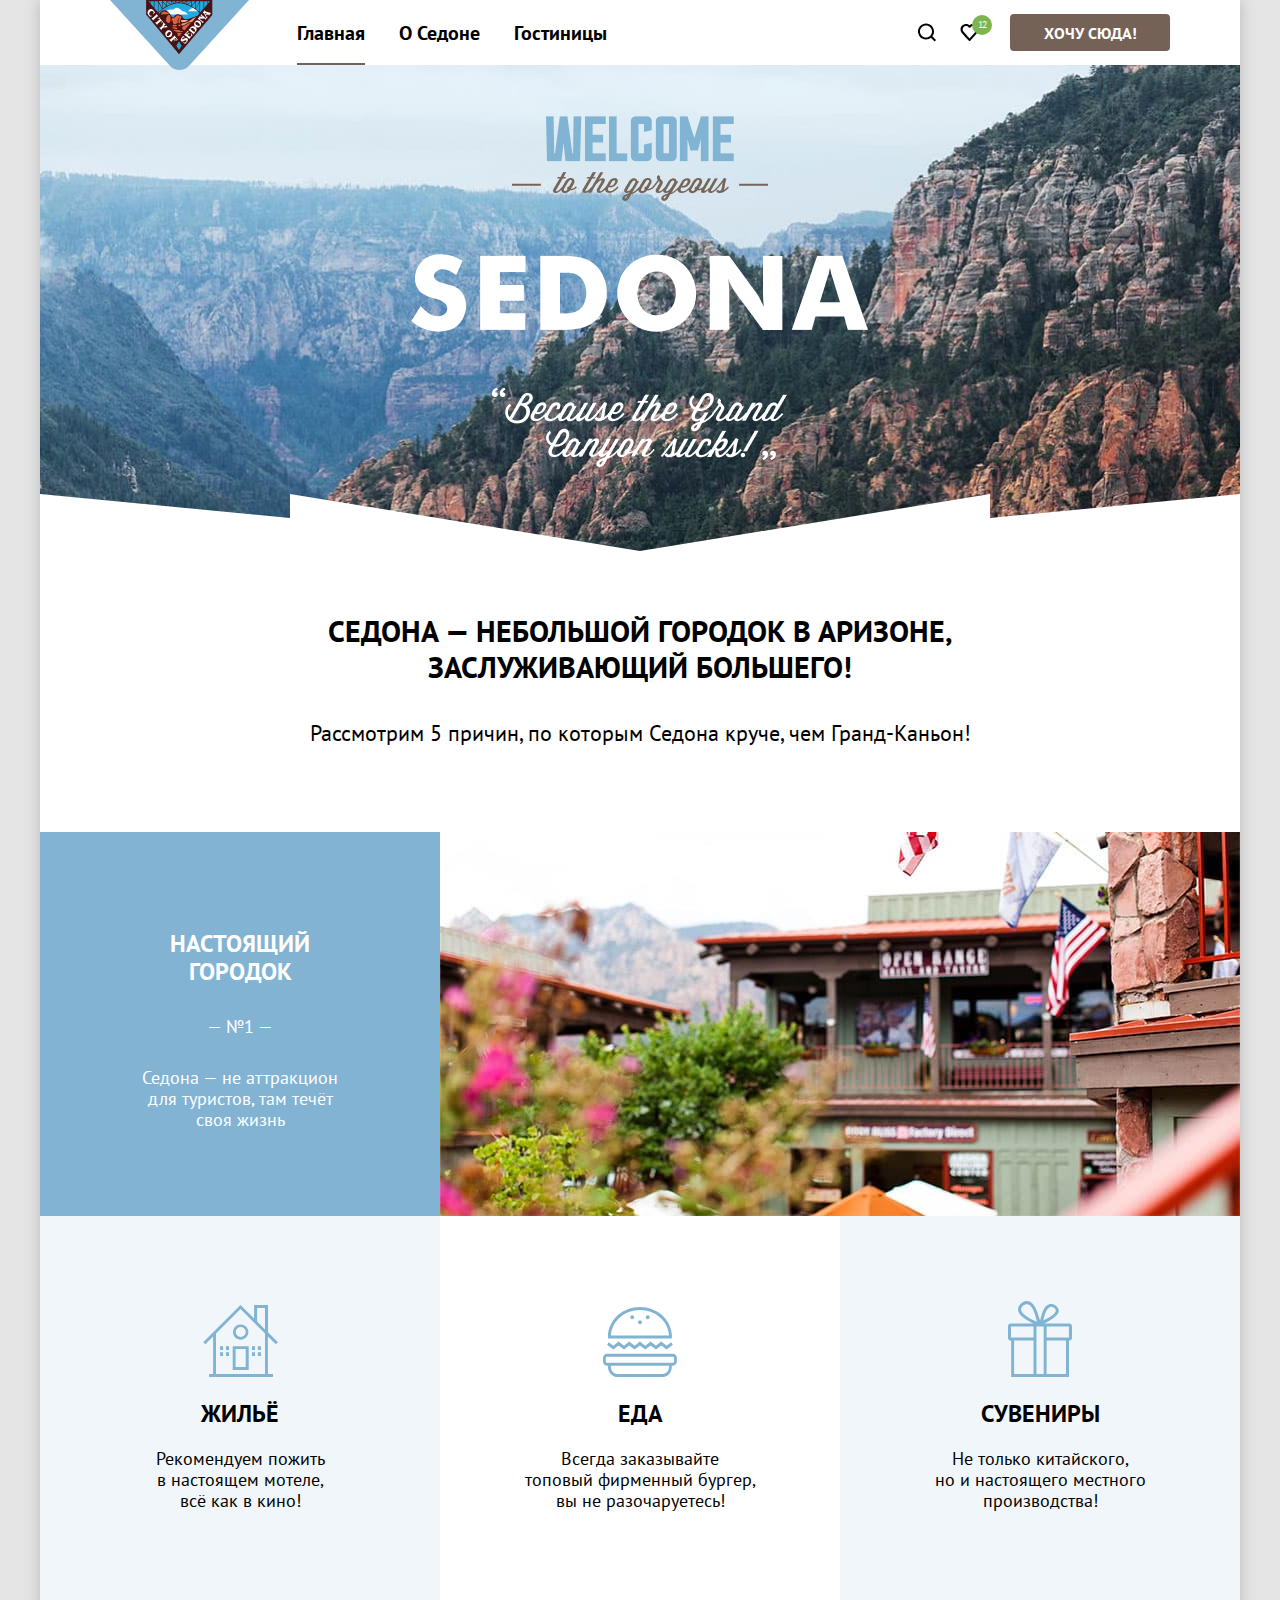
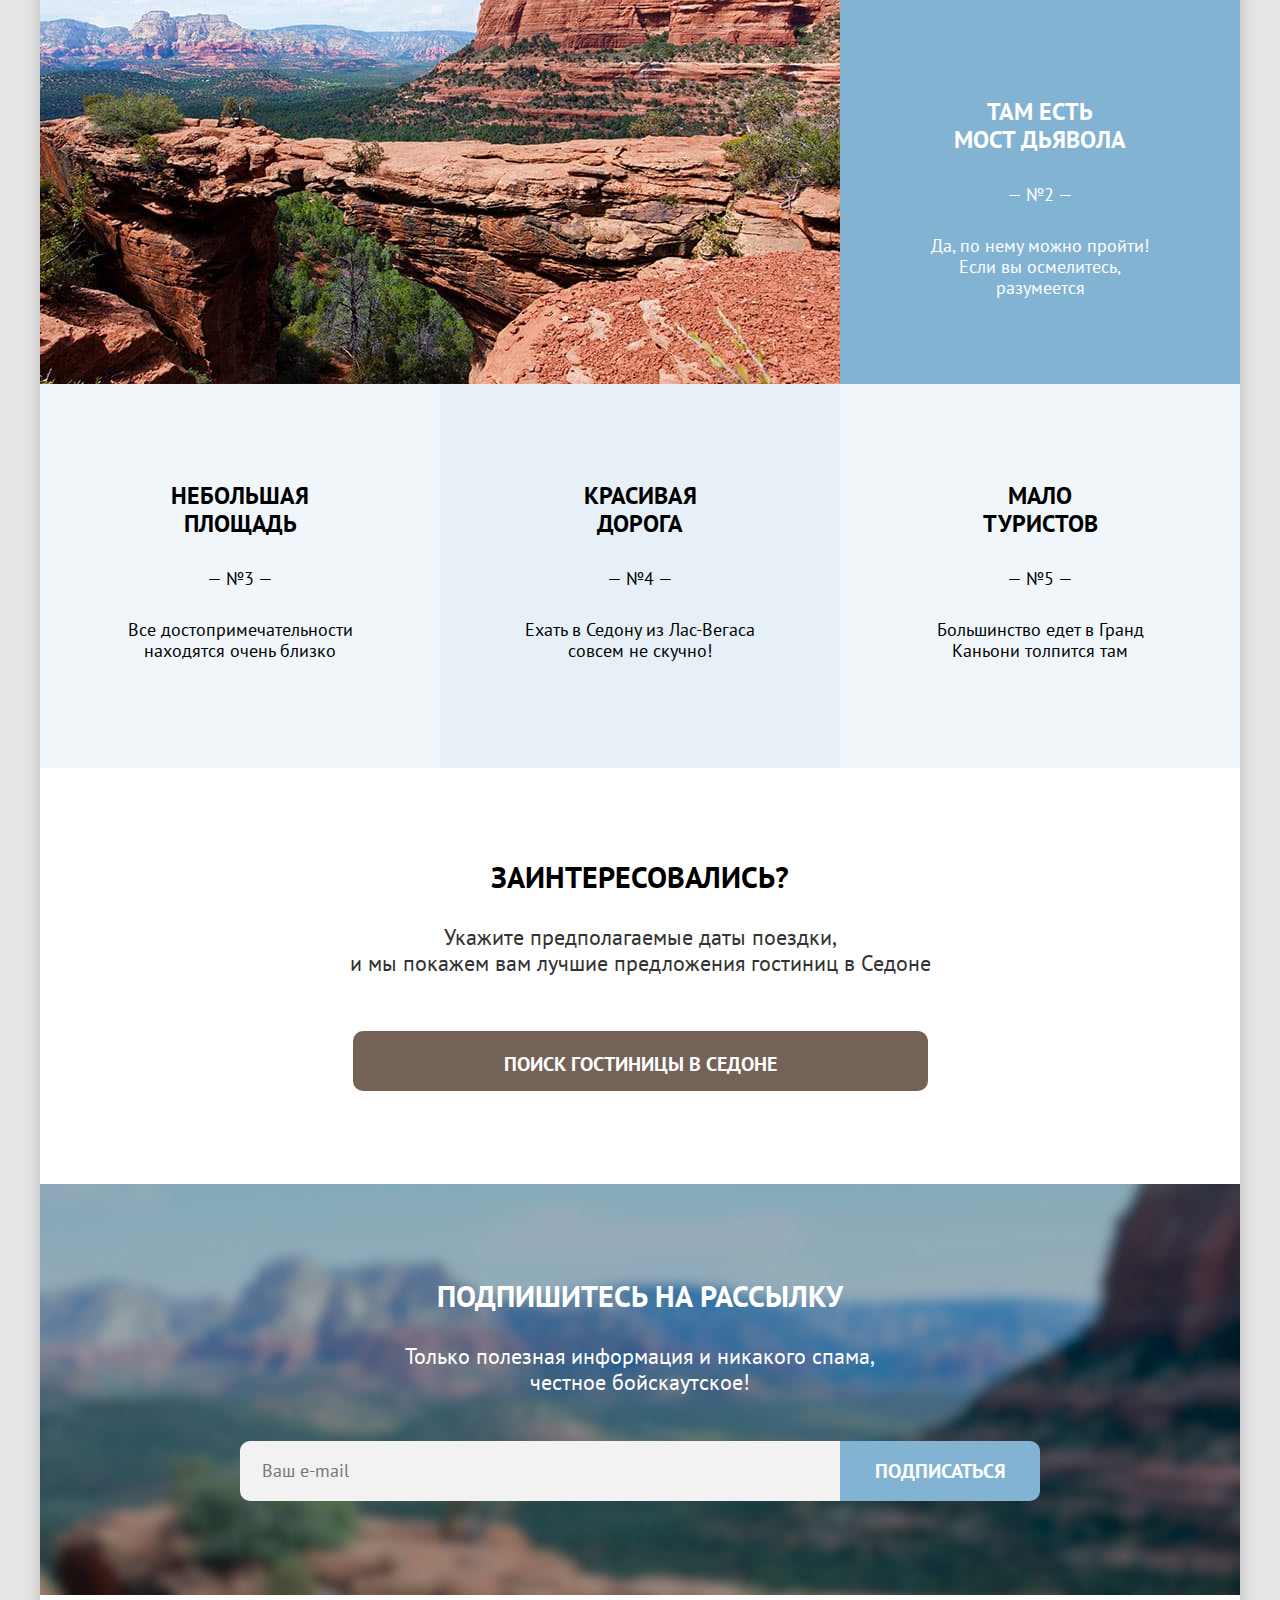
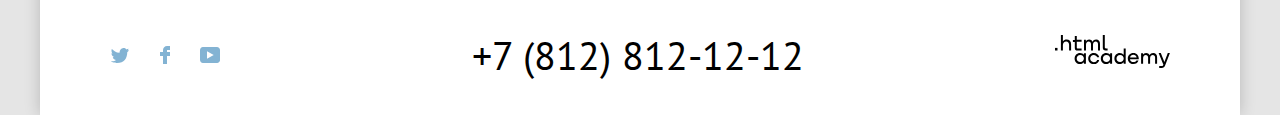
<file: index.html>
<!DOCTYPE html>
<html lang="ru">

<head>
  <meta charset="utf-8">
  <title>HTML Academy: Седона</title>
  <link rel="stylesheet" href="styles/styles.css">
  <link rel="icon" href="favicon.ico">
  <link rel="icon" type="image/png" sizes="32x32" href="images/favicon-32.png">
</head>

<body>
  <header class="page-header">
    <nav class="navigation">
      <a class="page-header-logo">
        <img src="images/logo.svg" alt="Логотип Седоны." width="139" height="70">
      </a>
      <ul class="navigation-list">
        <li class="navigation-item navigation-item-current">
          <a class="navigation-link">Главная</a>
        </li>
        <li class="navigation-item">
          <a class="navigation-link" href="#">О Седоне</a>
        </li>
        <li class="navigation-item">
          <a class="navigation-link" href="catalog.html">Гостиницы</a>
        </li>
      </ul>
      <ul class="navigation-user">
        <li class="navigation-user-item">
          <a class="navigation-user-link navigation-user-icon" href="#">
            <span class="visually-hidden">Поиск.</span>
            <svg role="img" aria-label="Поиск." width="20" height="19" viewBox="0 0 20 19" fill="none" xmlns="http://www.w3.org/2000/svg">
              <path d="M19.0257 17.05L15.3152 13.35C16.318 12.05 17.02 10.35 17.02 8.44995C17.02 4.04995 13.4098 0.449951 8.99732 0.449951C4.58483 0.449951 0.974609 4.14995 0.974609 8.54995C0.974609 12.95 4.58483 16.55 8.99732 16.55C10.8024 16.55 12.5072 15.95 13.9112 14.85L17.6217 18.55L19.0257 17.05ZM8.99732 14.55C5.68795 14.55 2.98029 11.85 2.98029 8.54995C2.98029 5.24995 5.68795 2.54995 8.99732 2.54995C12.3067 2.54995 15.0143 5.24995 15.0143 8.54995C15.0143 11.85 12.3067 14.55 8.99732 14.55Z"></path>
            </svg>
          </a>
        </li>
        <li class="navigation-user-item">
          <a class="navigation-user-link navigation-user-icon" href="#">
            <span class="visually-hidden">Избранное.</span>
            <span class="navigation-user-number">12</span>
            <svg role="img" aria-label="Избранное." width="19" height="17" viewBox="0 0 19 17" fill="none" xmlns="http://www.w3.org/2000/svg">
              <path d="M9.44382 17C9.14296 17 8.84211 16.9 8.64155 16.6C3.22622 10.5 1.92253 9.1 1.62168 8.7C0.91969 7.8 0.518555 6.6 0.518555 5.4C0.518555 2.4 2.92537 0 6.03416 0C7.33785 0 8.54126 0.5 9.5441 1.3C10.5469 0.5 11.8506 0 13.054 0C16.0625 0 18.5696 2.4 18.5696 5.4C18.5696 6.7 18.0682 7.9 17.266 8.8L10.2461 16.7C10.0455 16.9 9.84495 17 9.44382 17ZM3.42679 7.5C3.72764 7.9 6.93672 11.5 9.5441 14.4L15.7617 7.4C16.2631 6.9 16.4637 6.2 16.4637 5.4C16.4637 3.6 14.9594 2.1 13.1543 2.1C12.1515 2.1 11.1486 2.6 10.4467 3.4C10.1458 3.7 9.84495 3.8 9.5441 3.8C9.24325 3.8 8.9424 3.6 8.74183 3.4C8.03984 2.6 7.037 2.1 6.03416 2.1C4.22906 2.1 2.7248 3.6 2.7248 5.4C2.62452 6.3 3.02565 7 3.42679 7.5C3.3265 7.5 3.3265 7.5 3.42679 7.5Z"></path>
            </svg>
          </a>
        </li>
        <li class="navigation-user-item">
          <a class="navigation-user-button button" href="#">Хочу сюда!</a>
        </li>
      </ul>
    </nav>
  </header>

  <main class="main main-container">
    <section class="welcome">
      <div class="welcome-br">
        <img src="images/welcome.png" alt="Приветствие и название города." width="458" height="352">
      </div>
      <div class="welcome-description">
        <h1 class="visually-hidden">Добро пожаловать в Sedona.</h1>
        <p class="welcom-title">Седона — небольшой городок в Аризоне, заслуживающий большего!</p>
        <p class="welcom-text">Рассмотрим 5 причин, по которым Седона круче, чем Гранд-Каньон!</p>
      </div>
    </section>
    <section class="advantages">
      <h2 class="visually-hidden">Преимущества.</h2>
      <ul class="advantages-list">
        <li class="advantages-item">
          <div class="advantages-item-full">
            <div class="advantages-item-wrapper">
              <h3 class="advantages-title">Настоящий<br>городок</h3>
              <p class="advantages-number">— №1 —</p>
              <p class="advantages-description">Седона — не аттракцион для&nbsp;туристов, там течёт<br>своя жизнь</p>
            </div>
            <div class="advantages-item-img">
              <img class="good-picture" alt="Красивый вид городка." src="images/photo-1.jpg" width="800" height="384">
            </div>
          </div>
          <ul class="advantages-list-more">
            <li class="advantages-item advantages-item-more">
              <div class="advantages-item-wrapper advantages-item-wrapper-house">
                <h3 class="advantages-title">Жильё</h3>
                <p class="advantages-description">Рекомендуем пожить<br> в настоящем мотеле,<br>всё как в кино!</p>
              </div>
            </li>
            <li class="advantages-item advantages-item-more">
              <div class="advantages-item-wrapper advantages-item-wrapper-food">
                <h3 class="advantages-title">Еда</h3>
                <p class="advantages-description">Всегда заказывайте<br>топовый фирменный бургер,<br>вы не разочаруетесь!</p>
              </div>
            </li>
            <li class="advantages-item advantages-item-more">
              <div class="advantages-item-wrapper advantages-item-wrapper-gifts">
                <h3 class="advantages-title">Cувениры</h3>
                <p class="advantages-description">Не только китайского,<br>но и настоящего местного<br>производства!</p>
              </div>
            </li>
          </ul>
        </li>
        <li class="advantages-item">
          <div class="advantages-item-full">
            <div class="advantages-item-img">
              <img class="canyon-picture" alt="Вид на каньон." src="images/photo-2.jpg" width="800" height="384">
            </div>
            <div class="advantages-item-wrapper">
              <h3 class="advantages-title">Там есть<br>мост дьявола</h3>
              <p class="advantages-number">— №2 —</p>
              <p class="advantages-description">Да, по нему можно пройти!<br>Если вы осмелитесь,<br>разумеется</p>
            </div>
          </div>
        </li>


        <li class="advantages-item">
          <div class="advantages-item-wrapper">
            <h3 class="advantages-title">Небольшая площадь</h3>
            <p class="advantages-number">— №3 —</p>
            <p class="advantages-description">Все достопримечательности<br>находятся очень близко</p>
          </div>
        </li>
        <li class="advantages-item">
          <div class="advantages-item-wrapper">
            <h3 class="advantages-title">Красивая<br>дорога</h3>
            <p class="advantages-number">— №4 —</p>
            <p class="advantages-description">Ехать в Седону из Лас-Вегаса<br>совсем не скучно!</p>
          </div>
        </li>
        <li class="advantages-item">
          <div class="advantages-item-wrapper">
            <h3 class="advantages-title">Мало<br>туристов</h3>
            <p class="advantages-number">— №5 —</p>
            <p class="advantages-description">Большинство едет в Гранд<br>Каньони толпится там</p>
          </div>
        </li>


      </ul>
    </section>
    <section class="search">
      <h4 class="search-title">Заинтересовались?</h4>
      <p class="search-description">Укажите предполагаемые даты поездки, <br>и мы покажем вам лучшие предложения гостиниц в Седоне</p>
      <a class="search-button button" href="#">Поиск гостиницы в Седоне</a>
    </section>
  </main>

  <footer class="page-footer">
    <section class="newsletter newsletter-br">
      <h3 class="newsletter-title newsletter-title-color">Подпишитесь на рассылку</h3>
      <p class="newsletter-description newsletter-description-color">Только полезная информация и никакого спама, <br>честное бойскаутское!</p>
      <form class="newsletter-form" action="https://echo.htmlacademy.ru/" method="post">
        <input class="newsletter-form-input input-error" placeholder="Ваш e-mail" type="email" name="newsletter-email" id="newsletter-email" required>
        <button class="button newsletter-button" type="submit">Подписаться</button>
      </form>
    </section>
    <section class="footer-contacts">
      <h2 class="visually-hidden">Контакты.</h2>
      <ul class="footer-contacts-social social-list">
        <li class="social-item">
          <a class="social-link social-link-twitter" href="https://twitter.com/htmlacademy_ru">
            <span class="visually-hidden">Твиттер.</span>
            <svg role="img" aria-label="Твиттер." width="18" height="15" viewBox="0 0 18 15" fill="none" xmlns="http://www.w3.org/2000/svg">
              <path d="M11.6 0.200056C13.4 -0.299944 14.8 0.500056 15.4 1.40006C16.1 1.20006 16.8 0.900056 17.5 0.700056C17.5 1.60006 16.9 2.20006 16.6 2.50006C17.3 2.60006 18 1.90006 18 1.90006C17.8 2.90006 16.9 3.70006 16.3 3.90006C16.1 10.7001 13 15.1001 5.7 15.0001C5.1 15.0001 5.8 15.0001 5.2 15.0001C4.8 15.0001 0.8 14.5001 0 13.1001C2.4 13.3001 4.1 12.7001 5 11.9001C4 11.6001 2.1 11.5001 1.8 9.00006C2.2 9.10006 2.4 9.20006 3.1 9.10006C1.8 8.30006 0.4 7.50006 0.5 5.30006C0.8 5.60006 1.6 5.80006 1.9 5.80006C1.1 5.60006 -0.2 2.50006 0.9 0.900056C2.8 2.80006 4.9 4.50006 8.5 4.70006C8.7 2.30006 9.7 0.800056 11.6 0.200056Z"></path>
            </svg>
          </a>
        </li>
        <li class="social-item">
          <a class="social-link social-link-facebook" href="https://www.facebook.com/htmlacademy">
            <span class="visually-hidden">Фейсбук.</span>
            <svg role="img" aria-label="Фейсбук." width="10" height="18" viewBox="0 0 10 18" fill="none" xmlns="http://www.w3.org/2000/svg">
              <path d="M7 0C4.8 0 3 1.8 3 4V6H0V10H3V18H7V10H10V6H7V4H10V0H7Z"></path>
            </svg>
          </a>
        </li>
        <li class="social-item">
          <a class="social-link social-link-youtube" href="https://www.youtube.com/user/htmlacademyru">
            <span class="visually-hidden">Ютуб.</span>
            <svg role="img" aria-label="Ютуб." width="20" height="16" viewBox="0 0 20 16" fill="none" xmlns="http://www.w3.org/2000/svg">
              <path d="M17 0H2.9C1.2 0 0 1.5 0 3.2V12.7C0 14.5 1.2 16 2.9 16H17.2C18.7 16 20.1 14.5 20.1 12.8V3.2C19.9 1.5 18.7 0 17 0ZM7 11.8V4.2L13.7 8L7 11.8Z"></path>
            </svg>
          </a>
        </li>
      </ul>
      <a class="footer-contacts-phone" href="tel:+78128121212">+7 (812) 812-12-12</a>
      <a class="footer-contacts-htmlacademy" href="https://htmlacademy.ru/">
        <svg role="img" aria-label="Номер телефона." class="logo-html-icon" width="115" height="34" viewBox="0 0 115 34" fill="none" xmlns="http://www.w3.org/2000/svg">
          <path d="M0 12.8999V15.4999H2.5V12.8999H0Z"></path>
          <path d="M11.5999 4.5C9.9999 4.5 8.7999 5.2 7.9999 6.2H7.8999V0H5.8999V15.5H7.8999V10.2C7.8999 8.1 9.1999 6.6 11.1999 6.6C12.9999 6.6 14.0999 8 14.0999 9.8V15.5H16.0999V9.4C16.1999 6.4 14.2999 4.5 11.5999 4.5Z"></path>
          <path d="M26.5999 4.8001H21.7999V1.1001H19.7999V4.9001H17.8999V6.9001H19.7999V12.9001C19.7999 14.6001 20.7999 15.6001 22.4999 15.6001H26.5999V13.6001H22.8999C22.1999 13.6001 21.7999 13.2001 21.7999 12.5001V6.8001H26.5999V4.8001Z"></path>
          <path d="M41.1 4.6001C39.5 4.6001 38.2 5.4001 37.6 6.7001H37.5C36.9 5.5001 35.7 4.6001 34.1 4.6001C32.7 4.6001 31.6 5.4001 31 6.4001H30.9V4.8001H29V15.4001H31V10.0001C31 8.0001 32 6.5001 33.6 6.5001C35.1 6.5001 36 7.5001 36 9.1001V15.4001H38V9.8001C38 7.4001 39.4 6.5001 40.6 6.5001C42.1 6.5001 43 7.5001 43 9.1001V15.4001H45V8.9001C45.1 6.4001 43.6 4.6001 41.1 4.6001Z"></path>
          <path d="M47.8 12.7C47.8 14.4 48.8 15.4 50.6 15.4H52.6V13.4H50.9001C50.2001 13.4 49.8 13 49.8 12.3V0H47.8V12.7Z"></path>
          <path d="M28.9001 19.6999C28.0001 18.5999 26.7001 17.8999 25.0001 17.8999C21.9001 17.8999 19.6001 20.1999 19.6001 23.4999C19.6001 26.7999 21.9001 29.0999 25.0001 29.0999C26.8001 29.0999 28.0001 28.2999 28.8001 27.1999H28.9001V28.7999H30.9001V18.1999H28.9001V19.6999ZM25.3001 27.0999C23.1001 27.0999 21.7001 25.4999 21.7001 23.4999C21.7001 21.4999 23.1001 19.8999 25.3001 19.8999C27.5001 19.8999 28.9001 21.4999 28.9001 23.4999C28.9001 25.3999 27.5001 27.0999 25.3001 27.0999Z"></path>
          <path d="M44.2 21.9999C43.7 19.5999 41.5999 17.8999 38.7999 17.8999C35.3999 17.8999 33.2 20.3999 33.2 23.4999C33.2 26.5999 35.3999 29.0999 38.7999 29.0999C41.5999 29.0999 43.7 27.2999 44.2 24.8999H42.0999C41.6999 26.1999 40.3999 27.1999 38.7999 27.1999C36.5999 27.1999 35.2 25.5999 35.2 23.5999C35.2 21.5999 36.5999 19.9999 38.7999 19.9999C40.3999 19.9999 41.5999 20.9999 42.0999 22.1999H44.2V21.9999Z"></path>
          <path d="M55.1 19.6999C54.2 18.5999 52.9001 17.8999 51.2001 17.8999C48.1001 17.8999 45.8 20.1999 45.8 23.4999C45.8 26.7999 48.1001 29.0999 51.2001 29.0999C53.0001 29.0999 54.2 28.2999 55 27.1999H55.1V28.7999H57.1V18.1999H55.1V19.6999ZM51.5 27.0999C49.3 27.0999 47.9001 25.4999 47.9001 23.4999C47.9001 21.4999 49.3 19.8999 51.5 19.8999C53.7 19.8999 55.1 21.4999 55.1 23.4999C55.1 25.3999 53.6 27.0999 51.5 27.0999Z"></path>
          <path d="M68.6999 19.7999C67.7999 18.6999 66.4999 17.8999 64.7999 17.8999C61.6999 17.8999 59.3999 20.1999 59.3999 23.4999C59.3999 26.7999 61.5999 29.0999 64.7999 29.0999C66.4999 29.0999 67.7999 28.2999 68.5999 27.2999H68.6999V28.7999H70.6999V13.3999H68.6999V19.7999ZM65.0999 27.0999C62.8999 27.0999 61.4999 25.4999 61.4999 23.4999C61.4999 21.4999 62.8999 19.8999 65.0999 19.8999C67.2999 19.8999 68.6999 21.4999 68.6999 23.4999C68.5999 25.4999 67.1999 27.0999 65.0999 27.0999Z"></path>
          <path d="M78.3 17.8999C75 17.8999 72.8 20.3999 72.8 23.4999C72.8 26.4999 74.9 29.0999 78.3 29.0999C80.8 29.0999 82.8 27.7999 83.5 25.4999H81.4C80.9 26.4999 79.8 27.0999 78.4 27.0999C76.5 27.0999 75.1 25.7999 75 24.1999H83.8C84 20.5999 81.8 17.8999 78.3 17.8999ZM78.3 19.7999C80 19.7999 81.3 20.7999 81.6 22.3999H75.1C75.4 20.8999 76.6 19.7999 78.3 19.7999Z"></path>
          <path d="M98.2001 17.8999C96.6001 17.8999 95.3001 18.6999 94.6001 19.8999H94.5001C93.9001 18.6999 92.7001 17.8999 91.1001 17.8999C89.7001 17.8999 88.6001 18.5999 88.0001 19.6999V18.1999H86.1001V28.7999H88.1001V23.3999C88.1001 21.3999 89.1001 19.9999 90.7001 19.8999C92.2001 19.8999 93.1001 20.8999 93.1001 22.4999V28.7999H95.1001V23.1999C95.1001 20.7999 96.5001 19.8999 97.7001 19.8999C99.2001 19.8999 100.1 20.8999 100.1 22.4999V28.7999H102.1V22.2999C102.2 19.6999 100.7 17.8999 98.2001 17.8999Z"></path>
          <path d="M109.4 27.0001L105.8 18.1001H103.6L108.4 29.7001C108.1 30.6001 107.7 30.9001 106.7 30.9001H104.2V32.9001H106.7C108.5 32.9001 109.5 32.1001 110.2 30.3001L114.9 18.1001H112.8L109.4 27.0001Z"></path>
        </svg>
      </a>
    </section>
  </footer>

  <section class="modal-container">
    <div class="modal modal-auth">
      <h2 class="modal-title">Поиск гостиницы в Седоне</h2>

      <button class="modal-close-button">
        <span class="visually-hidden">Закрыть.</span>
      </button>

      <form class="modal-form" action="https://echo.htmlacademy.ru" method="post">

        <div class="form-container">
          <label class="form-label" for="arrival-date">Дата заезда:</label>
          <div class="form-container-input">
            <input class="form-input" name="arrival-date" type="text" value="27 апреля 2020" id="arrival-date">
            <button class="calendar-button calendar-button-arrival" type="button"></button>
            <p class="message message-error">Мы не можем отправить вас в прошлое.</p>
          </div>
        </div>
        <div class="form-container">
          <label class="form-label" for="departure-date">Дата выезда:</label>
          <div class="form-container-input">
            <input class="form-input" name="departure-date" type="text" value="1 сентября 2021" id="departure-date">
            <button class="calendar-button calendar-button-departure" type="button"></button>
            <p class="message">На эти даты есть свободные номера. Пока есть.</p>
          </div>
        </div>

        <div class="guest-container">
          <div class="adult-container">
            <label class="form-label" for="adult-guest">Взрослые:</label>
            <div class="form-input-guest-container">
              <button class="plus-minus-button minus-button" type="button"></button>
              <input class="form-input-guest" name="adult-guest" type="number" value="2" id="adult-guest" min="1">
              <button class="plus-minus-button plus-button" type="button"></button>
            </div>
          </div>
          <div class="children-container">
            <label for="children-guest" class="children-guest-label">Дети:</label>
            <div class="tooltip-input">
              <div class="tooltip">
                <button class="tooltip-toggle" type="button">
                  <svg role="img" aria-label="Подробная информация." class="info-icon" width="2" height="12" viewBox="0 0 2 12" fill="none" xmlns="http://www.w3.org/2000/svg">
                    <path fill-rule="evenodd" clip-rule="evenodd" d="M0 0H2V2H0V0ZM2 12H0V3H2V12Z"></path>
                  </svg>
                </button>
                <p class="tooltip-text" role="tooltip" id="tooltip-label">
                  Укажите количество детей, которые будут с вами, возраст которых от 6 до 18 лет. Дети до 6 лет размещаются бесплатно.
                </p>
              </div>
              <div class="form-input-guest-container">
                <button class="plus-minus-button minus-button" type="button"></button>
                <input class="form-input-guest" name="children-guest" type="number" value="1" id="children-guest" min="0">
                <button class="plus-minus-button plus-button" type="button"></button>
              </div>
            </div>
          </div>
        </div>
        <button class="modal-search-button button" type="submit">Найти</button>
      </form>
    </div>
  </section>
  <script src="js/script.js"></script>
</body>

</html>
</file>
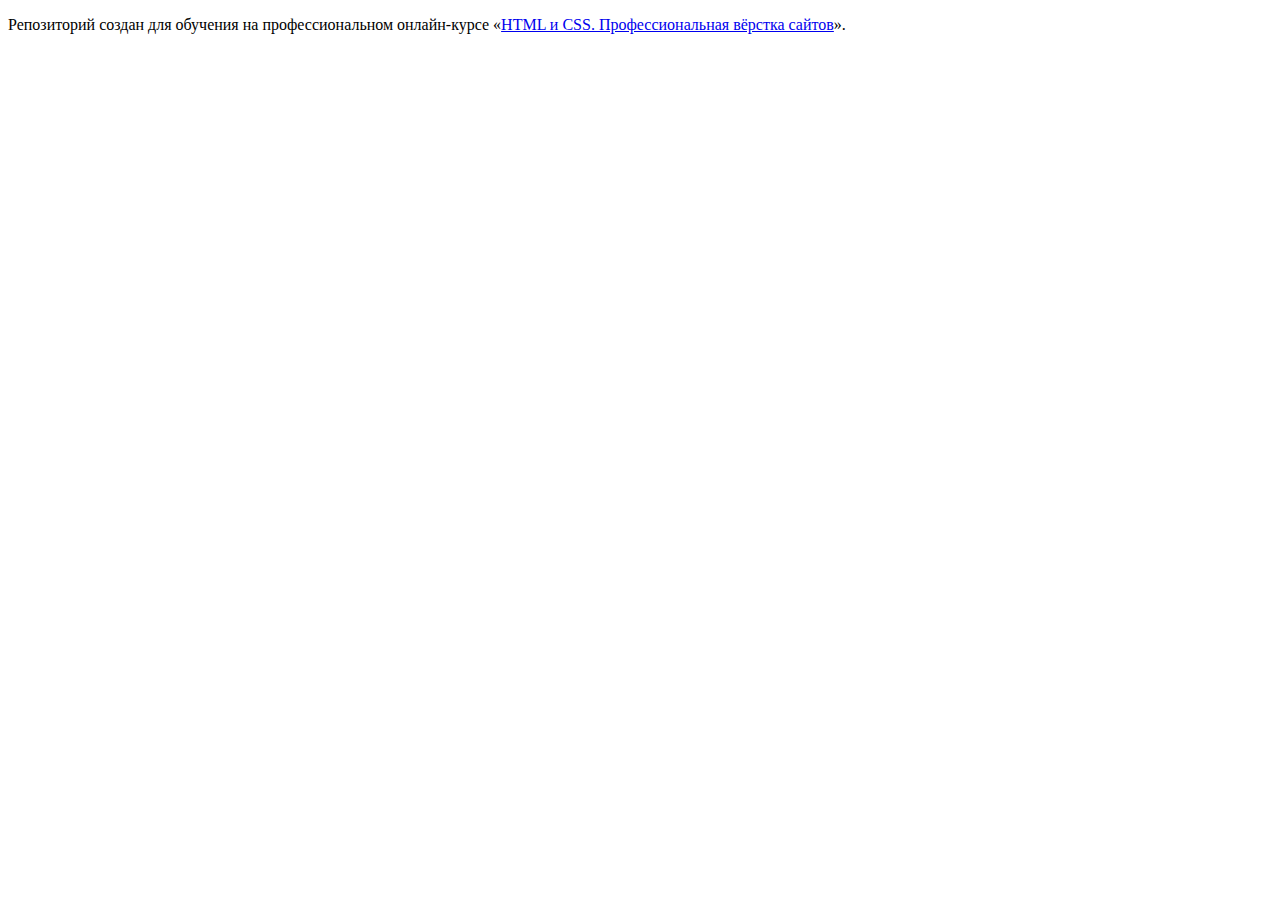
<file: 1/index.html>
<!DOCTYPE html>
<html lang="ru">
  <head>
    <meta charset="utf-8">
    <title>HTML Academy: Седона</title>
    <base href="https://htmlacademy-htmlcss.github.io/598695-sedona-33/1/">
</head>
  <body>

    <p>Репозиторий создан для обучения на профессиональном онлайн‑курсе «<a href="https://htmlacademy.ru/intensive/htmlcss">HTML и CSS. Профессиональная вёрстка сайтов</a>».</p>

  </body>
</html>
</file>
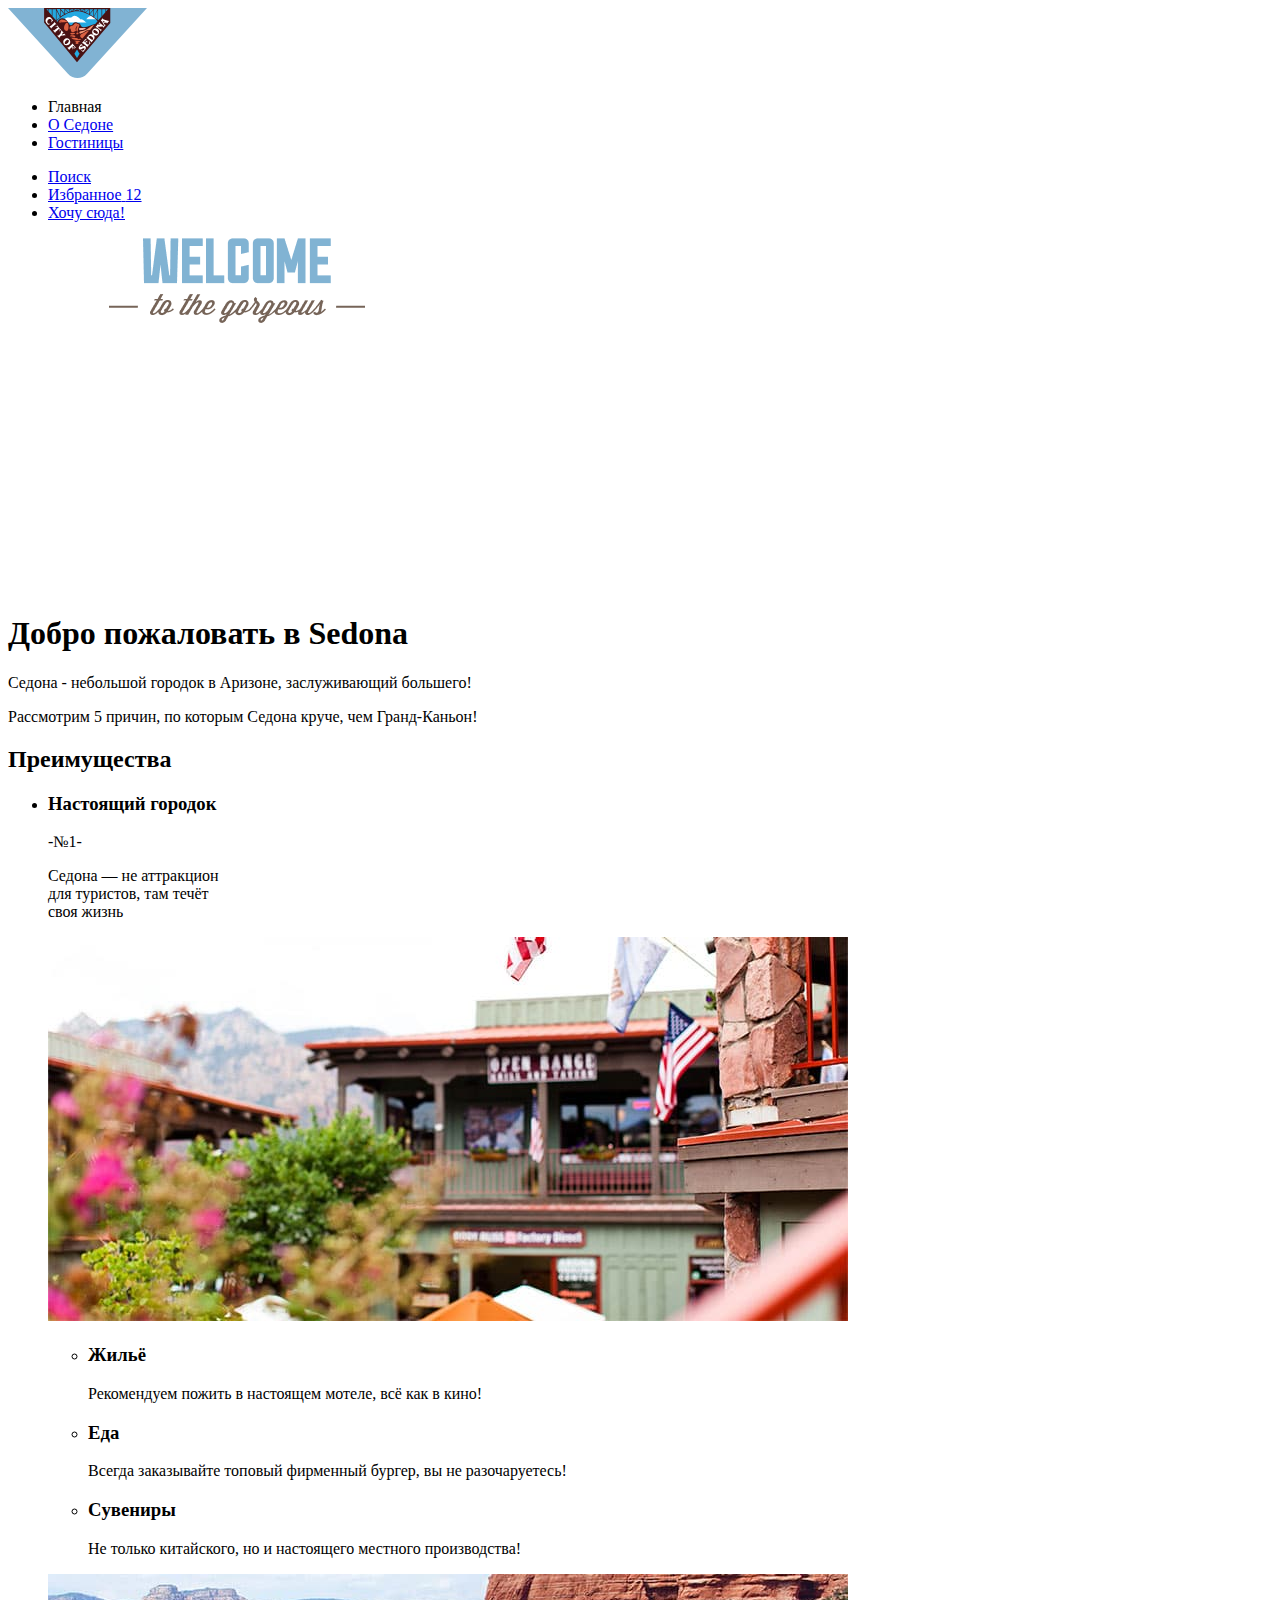
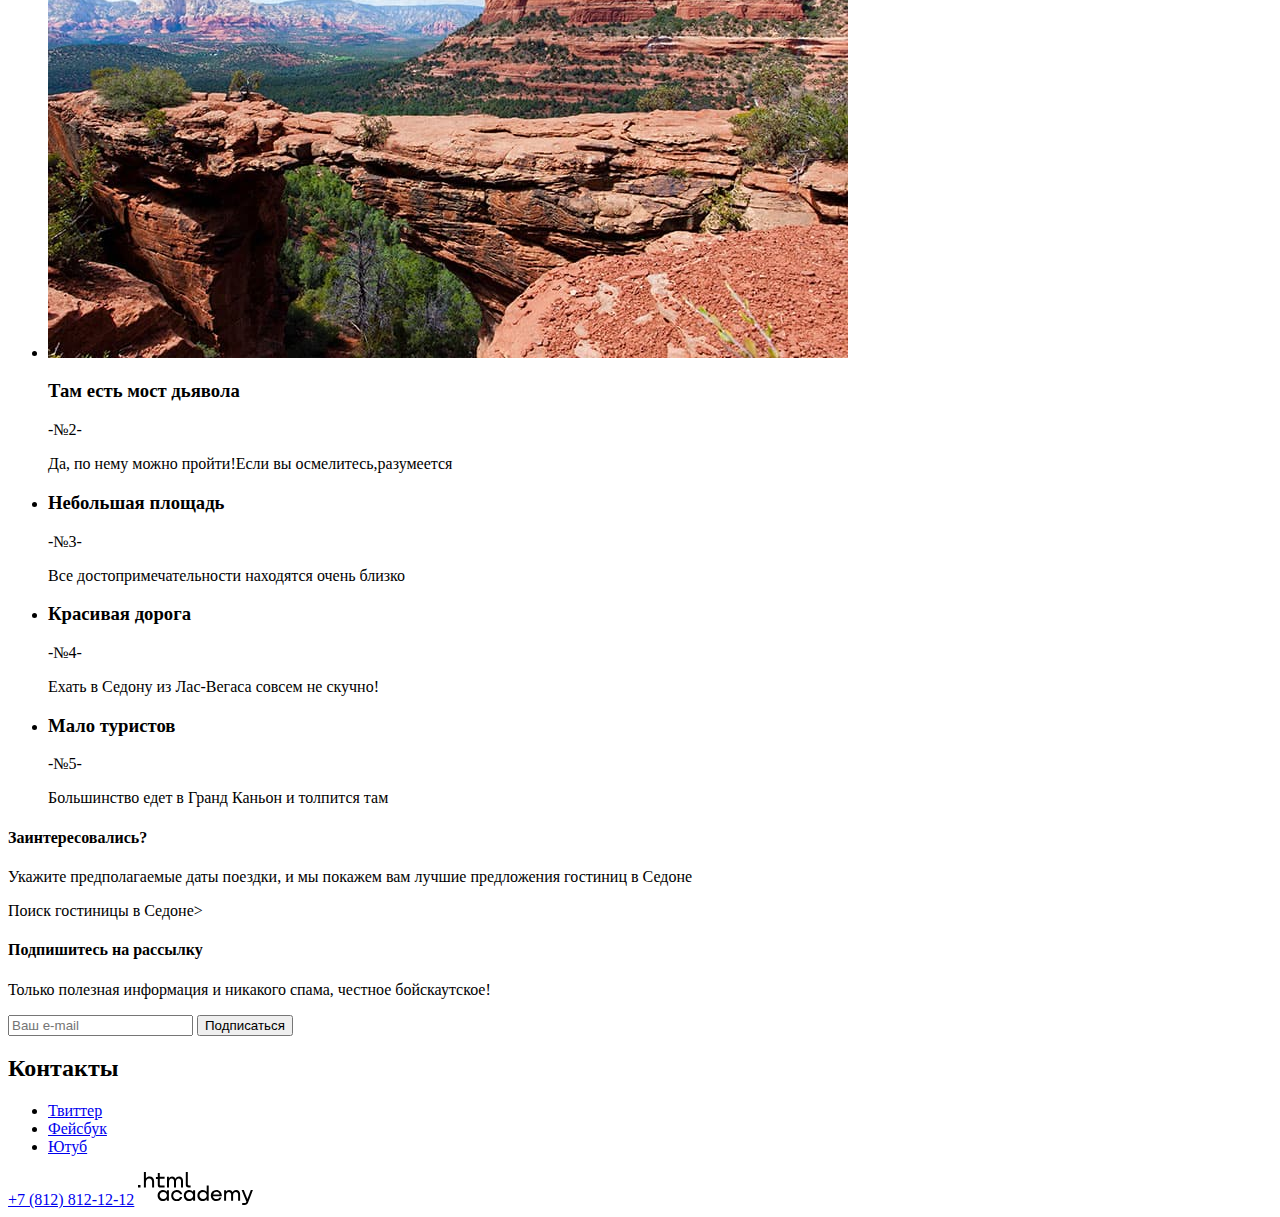
<file: 3/index.html>
<!DOCTYPE html>
<html lang="ru">
  <head>
    <meta charset="utf-8">
    <title>HTML Academy: Седона</title>
    <base href="https://htmlacademy-htmlcss.github.io/598695-sedona-33/3/">
</head>
  <body>
    <header class="page-header">
      <a class="page-header-logo">
        <img src="images/logo.svg" alt="Логотип Седоны" width="139" height="70">
      </a>
      <nav class="navigation">
        <ul class="navigation-list">
          <li class="navigation-item">
            <a class="navigation-link navigation-link-current">Главная</a>
          </li>
          <li class="navigation-item">
            <a class="navigation-link" href="#">О Седоне</a>
          </li>
          <li class="navigation-item">
            <a class="navigation-link" href="catalog.html">Гостиницы</a>
          </li>
        </ul>
        <ul class="navigation-user">
          <li class="navigation-item">
            <a class="navigation-user-link" href="#">
              <span class="visually-hidden">Поиск</span>
            </a>
          </li>
          <li class="navigation-item">
            <a class="navigation-user-link" href="#">
              <span class="visually-hidden">Избранное</span>
              <span class="number">12</span>
            </a>
          </li>
          <li class="navigation-item">
            <a class="navigation-user-link button" href="#">Хочу сюда!</a>
          </li>
        </ul>
      </nav>
    </header>
    
  <main class="main">
    <section class="welcome">
      <div class="welcome-br">
        <img class="welcome-br-text" src="images/welcome.png" alt="Приветствие и название города" width="458" height="352">
      </div>
      <div class="welcome-description">
        <h1 class="visually-hidden">Добро пожаловать в Sedona</h1>
        <p class="welcom-title">Седона - небольшой городок в Аризоне, заслуживающий большего!</p>
        <p class="welcom-text">Рассмотрим 5 причин, по которым Седона круче, чем Гранд-Каньон!</p>
      </div>
    </section>
    <section class="advantages">
      <h2 class="visually-hidden">Преимущества</h2>
      <ul class="advantages-list">
        <li class="advantages-item">
          <div class="advantages-item-full">
            <div class="advantages-item-wrapper">
              <h3 class="advantages-title">Настоящий городок</h3>
              <p class="advantages-number">-№1-</p>
              <p class="advantages-description">Седона — не аттракцион<br>для туристов, там течёт<br>своя жизнь</p>
            </div>
            <div class="advantages-item-img">
              <img class="good-picture" alt="Красивый вид городка" src="images/photo-1.jpg" width="800" height="384">
            </div>
          </div>
          <ul class="advantages-list-more">
            <li class="advantages-item">
               <div class="advantages-item-wrapper">
                  <h3 class="advantages-title">Жильё</h3>
                  <p class="advantages-description">Рекомендуем пожить в настоящем мотеле, всё как в кино!</p>
              </div>
            </li>
            <li class="advantages-item">
              <div class="advantages-item-wrapper">
                <h3 class="advantages-title">Еда</h3>
                <p class="advantages-description">Всегда заказывайте топовый фирменный бургер, вы не разочаруетесь!</p>
              </div>
            </li>
            <li class="advantages-item">
              <div class="advantages-item-wrapper">
                <h3 class="advantages-title">Cувениры</h3>
                <p>Не только китайского, но и настоящего местного производства!</p>
              </div>
            </li>
          </ul>
        </li>
        <li class="advantages-item">
          <div class="advantages-item-full">
            <div class="advantages-item-img">
              <img class="canyon-picture" alt="Вид на каньон" src="images/photo-2.jpg" width="800" height="384">
            </div>
            <div class="advantages-item-wrapper">
              <h3 class="advantages-title">Там есть мост дьявола</h3>
              <p class="advantages-number">-№2-</p>
              <p class="advantages-description">Да, по нему можно пройти!Если вы осмелитесь,разумеется</p>
            </div>
          </div>
        </li>
        <li class="advantages-item">
          <div class="advantages-item-wrapper">
            <h3 class="advantages-title">Небольшая площадь</h3>
            <p class="advantages-number">-№3-</p>
            <p class="advantages-description">Все достопримечательности находятся очень близко</p>
          </div>
        </li>
        <li class="advantages-item">
          <div class="advantages-item-wrapper">
            <h3 class="advantages-title">Красивая дорога</h3>
            <p class="advantages-number">-№4-</p>
            <p class="advantages-description">Ехать в Седону из Лас-Вегаса совсем не скучно!</p>
          </div>
        </li>
        <li class="advantages-item">
          <div class="advantages-item-wrapper">
            <h3 class="advantages-title">Мало туристов</h3>
            <p class="advantages-number">-№5-</p>
            <p class="advantages-description">Большинство едет в Гранд Каньон и толпится там</p>
          </div>
        </li>
      </ul>
    </section>
    <section class="search">
      <h4 class="search-title">Заинтересовались?</h4>
      <p class="search-description">Укажите предполагаемые даты поездки, 
          и мы покажем вам лучшие предложения гостиниц в Седоне</p>
      <a class="search-button button">Поиск гостиницы в Седоне</a>>
    </section>
  </main>

  <footer class="page-footer">
    <section class="newsletter">
      <h4 class="newsletter-title">Подпишитесь на рассылку</h4>
      <p class="newsletter-description">Только полезная информация и никакого спама,
      честное бойскаутское!</p>
      <form class="newsletter-form" action="https://echo.htmlacademy.ru/" method="post">
        <input class="newsletter-form-input" placeholder="Ваш e-mail" type="email" name="newsletter-email" id="newsletter-email" required>
        <button class="button newsletter-button" type="submit">Подписаться</button>
      </form>
    </section>
    <section class="footer-contacts">
      <h2 class="visually-hidden">Контакты</h2>
      <ul class="footer-contacts-social social-list">
        <li class="social-item">
          <a class="social-link social-link-twitter" href="https://twitter.com/htmlacademy_ru">
            <span class="visually-hidden">Твиттер</span>
          </a>
        </li>
        <li class="social-item">
          <a class="social-link social-link-facebook" href="https://www.facebook.com/htmlacademy">
            <span class="visually-hidden">Фейсбук</span>
          </a>
        </li>
        <li class="social-item">
          <a class="social-link social-link-youtube" href="https://www.youtube.com/user/htmlacademyru">
            <span class="visually-hidden">Ютуб</span>
          </a>
        </li>
      </ul>
      <a class="footer-contacts-phone" href="tel:+78128121212">+7 (812) 812-12-12</a>
      <a class="footer-contacts-htmlacademy" href="https://htmlacademy.ru/">
        <img src="images/logo2.svg" alt="Логотип .html academy" width="115" height="33">
       </a>
    </section>
  </footer>
  </body>
</html>
</file>
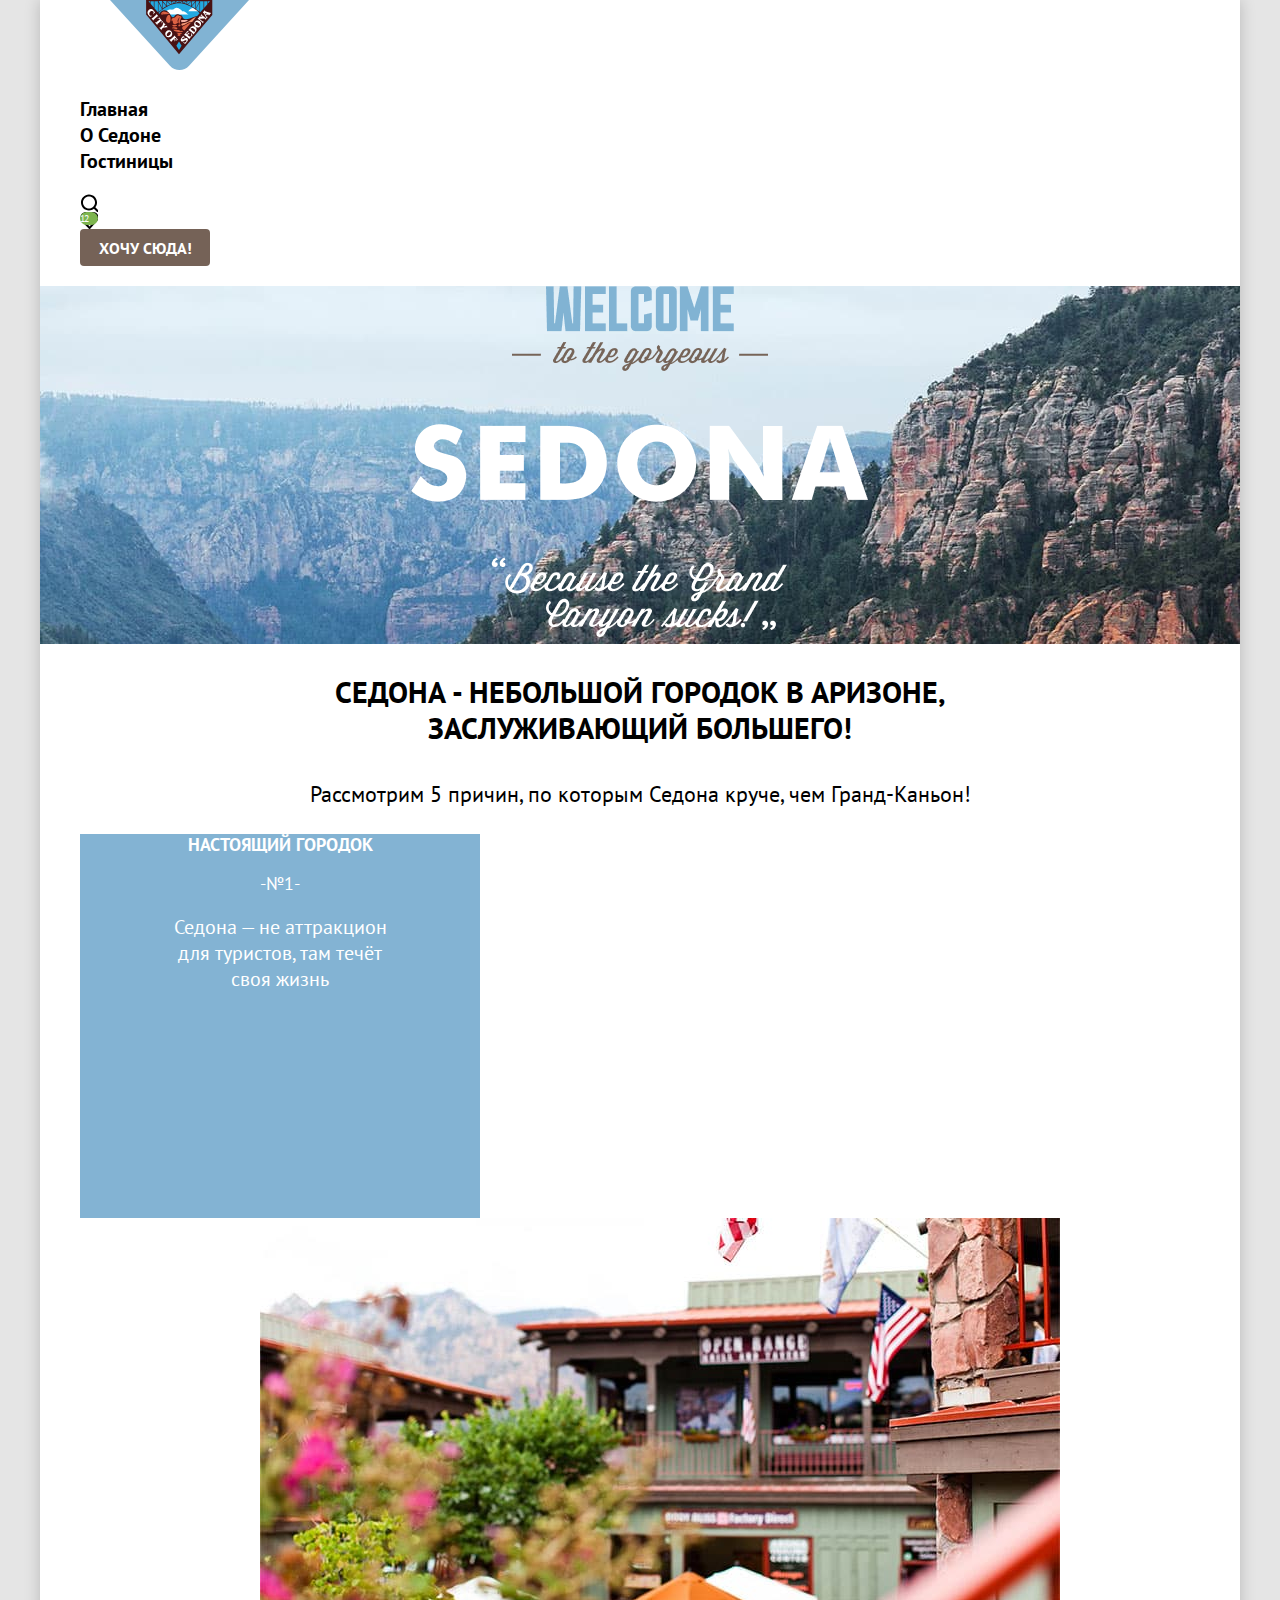
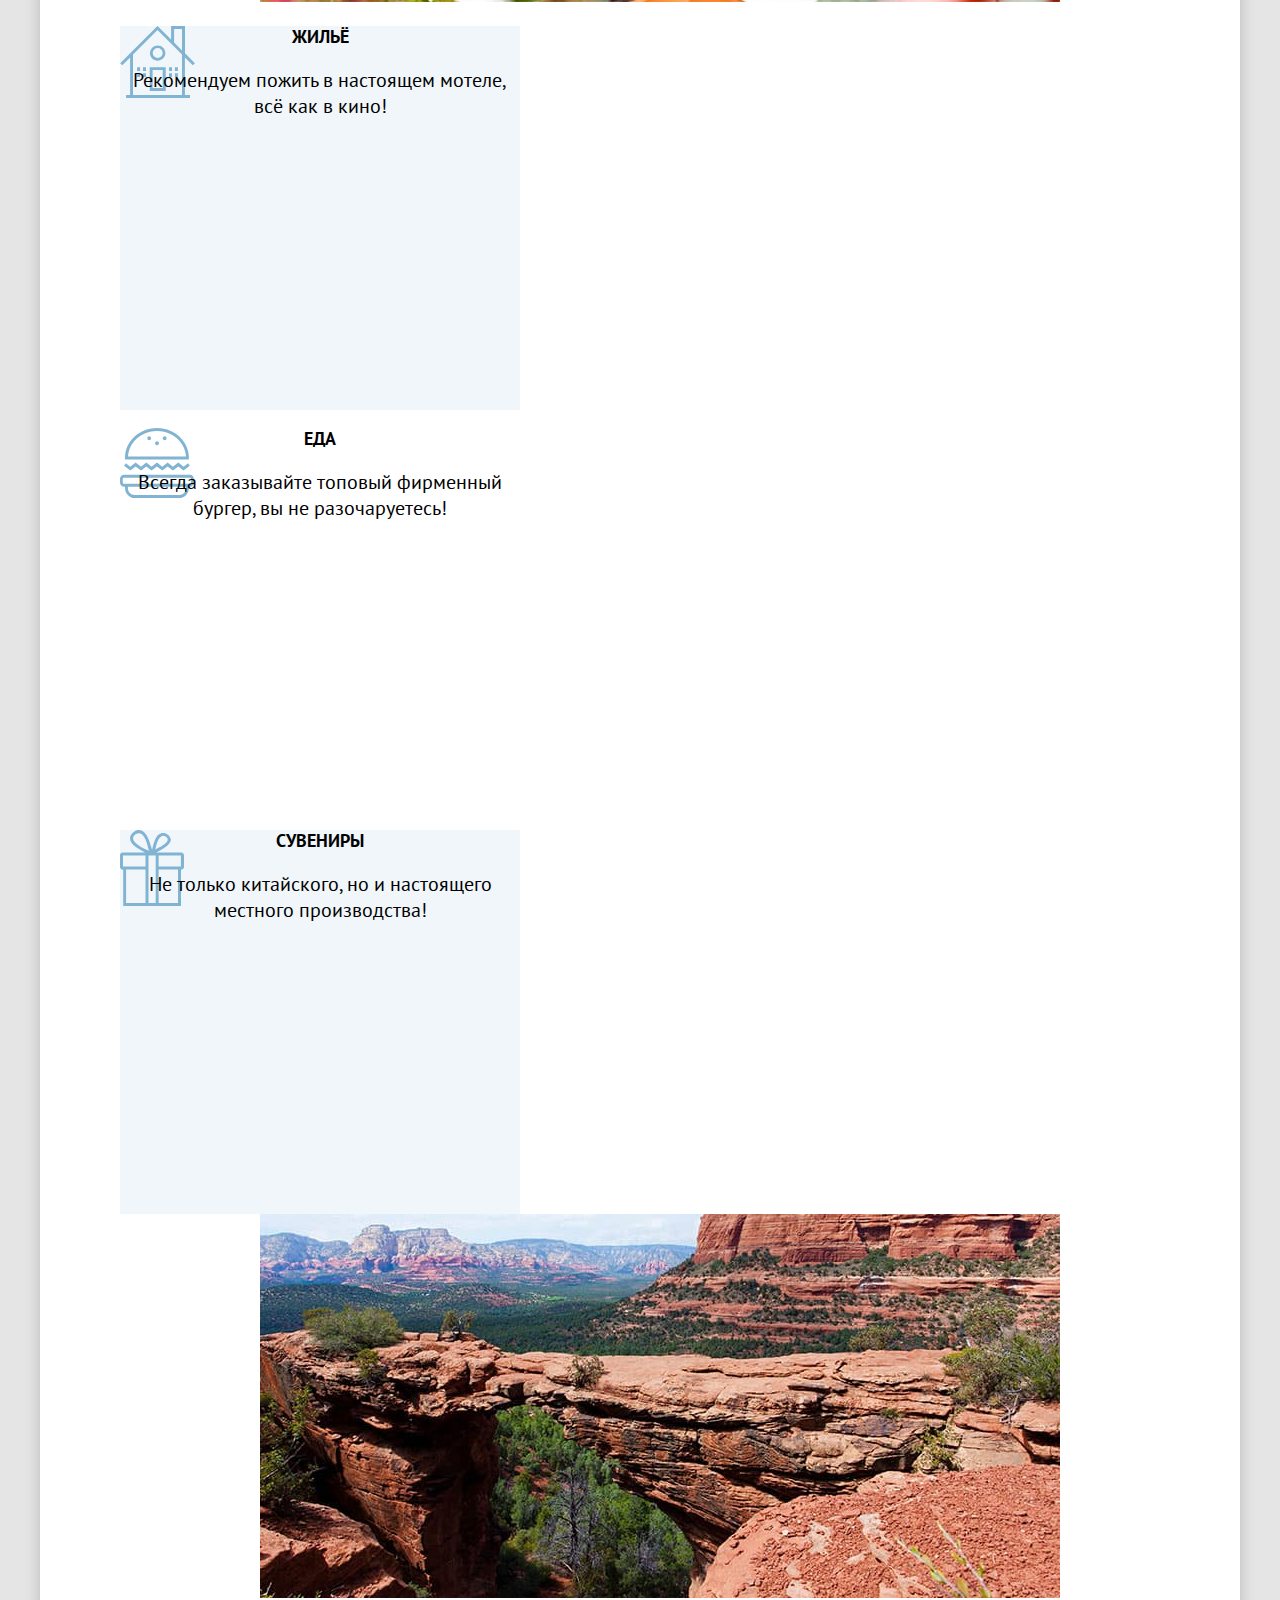
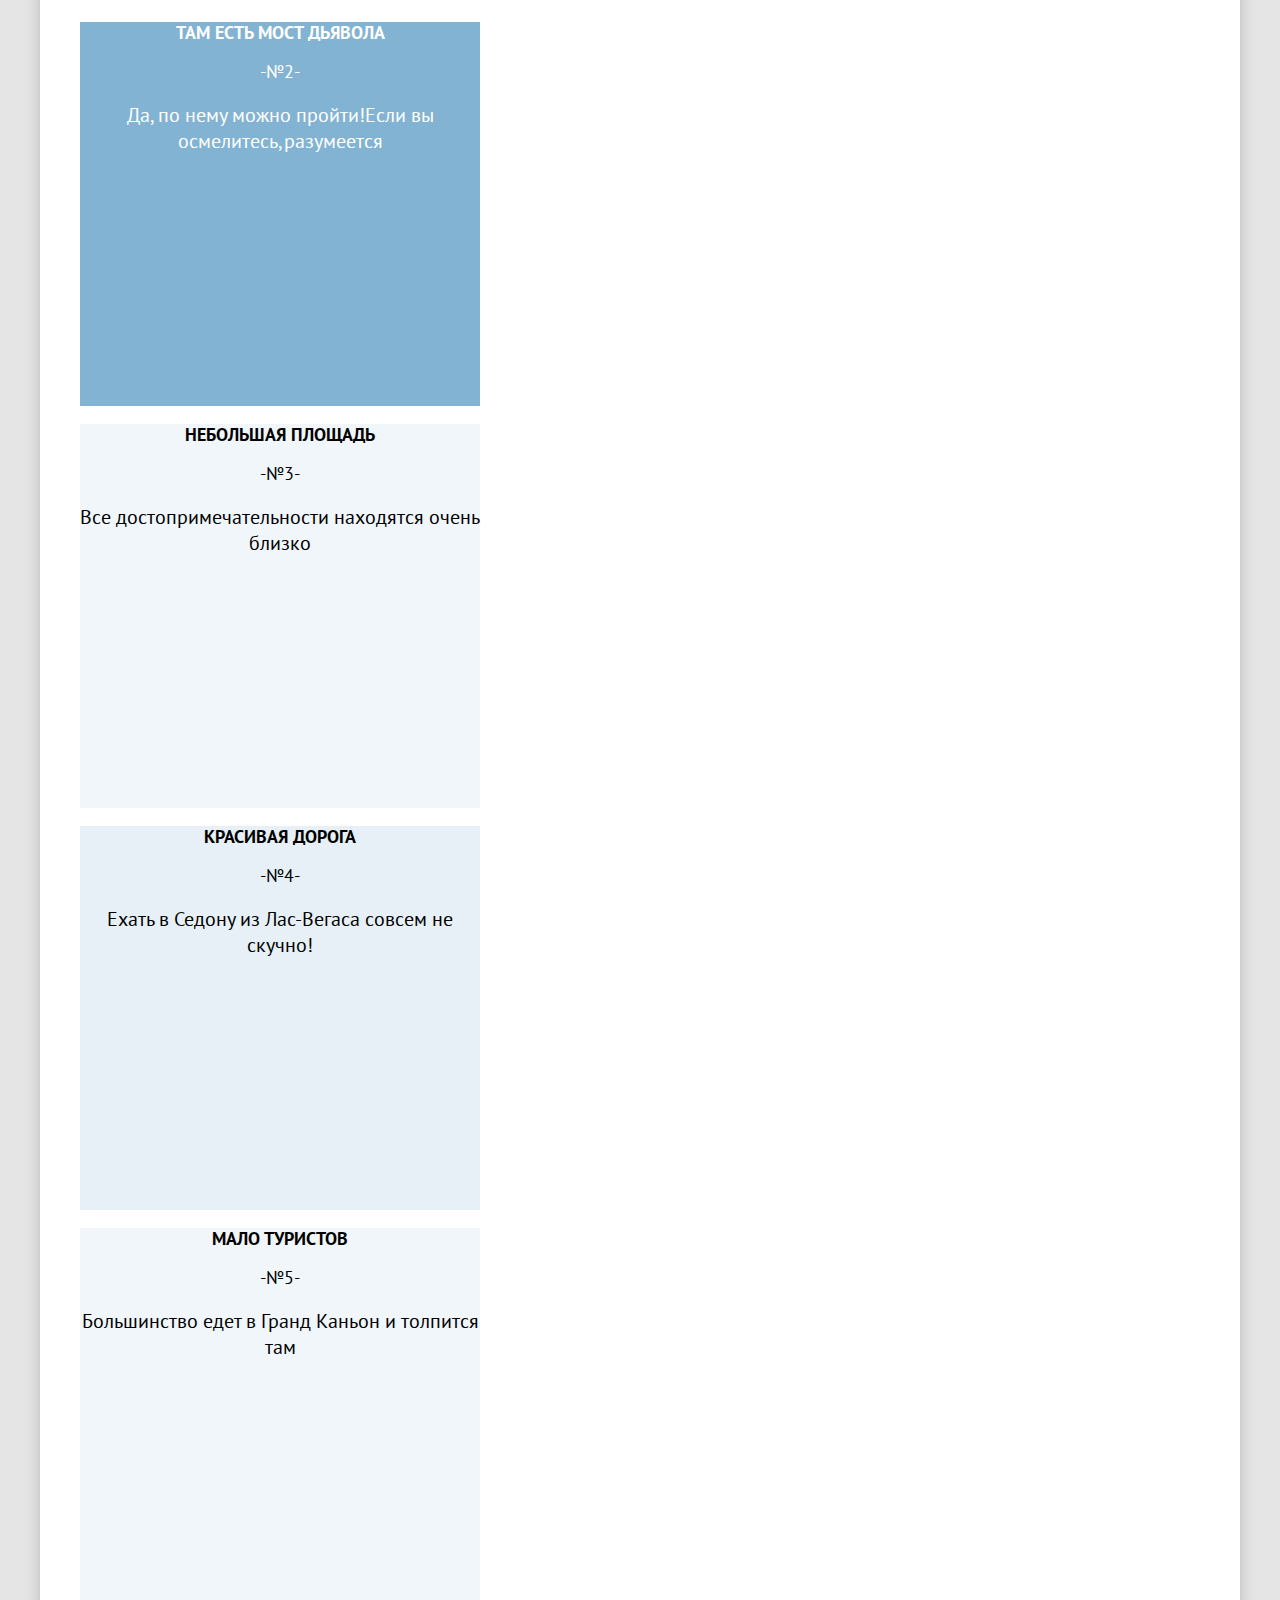
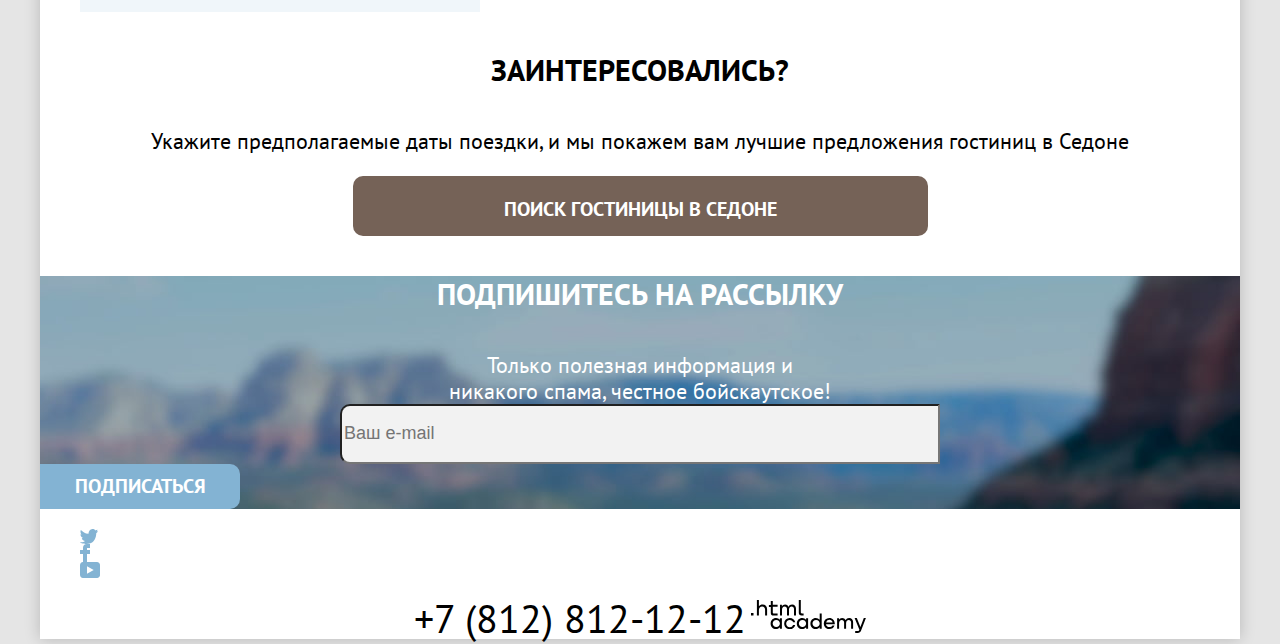
<file: 4/index.html>
<!DOCTYPE html>
<html lang="ru">
  <head>
    <meta charset="utf-8">
    <title>HTML Academy: Седона</title>
    <link rel="stylesheet" href="styles/styles.css">
    <base href="https://htmlacademy-htmlcss.github.io/598695-sedona-33/4/">
</head>
  <body>
    <header class="page-header">
      <a class="page-header-logo">
        <img src="images/logo.svg" alt="Логотип Седоны" width="139" height="70">
      </a>
      <nav class="navigation">
        <ul class="navigation-list">
          <li class="navigation-item">
            <a class="navigation-link navigation-link-current">Главная</a>
          </li>
          <li class="navigation-item">
            <a class="navigation-link" href="#">О Седоне</a>
          </li>
          <li class="navigation-item">
            <a class="navigation-link" href="catalog.html">Гостиницы</a>
          </li>
        </ul>
        <ul class="navigation-user">
          <li class="navigation-item">
            <a class="navigation-user-link search-icon" href="#">
              <span class="visually-hidden">Поиск</span>
            </a>
          </li>
          <li class="navigation-item">
            <a class="navigation-user-link favorites-icon" href="#">
              <span class="visually-hidden">Избранное</span>
              <span class="number">12</span>
            </a>
          </li>
          <li class="navigation-item">
            <a class="navigation-user-link button" href="#">Хочу сюда!</a>
          </li>
        </ul>
      </nav>
    </header>
    
  <main class="main">
    <section class="welcome">
      <div class="welcome-br">
        <img class="welcome-br-text" src="images/welcome.png" alt="Приветствие и название города" width="458" height="352">
      </div>
      <div class="welcome-description">
        <h1 class="visually-hidden">Добро пожаловать в Sedona</h1>
        <p class="welcom-title">Седона - небольшой городок в Аризоне, заслуживающий большего!</p>
        <p class="welcom-text">Рассмотрим 5 причин, по которым Седона круче, чем Гранд-Каньон!</p>
      </div>
    </section>
    <section class="advantages">
      <h2 class="visually-hidden">Преимущества</h2>
      <ul class="advantages-list">
        <li class="advantages-item">
          <div class="advantages-item-full">
            <div class="advantages-item-wrapper">
              <h3 class="advantages-title">Настоящий городок</h3>
              <p class="advantages-number">-№1-</p>
              <p class="advantages-description">Седона — не аттракцион<br>для туристов, там течёт<br>своя жизнь</p>
            </div>
            <div class="advantages-item-img">
              <img class="good-picture" alt="Красивый вид городка" src="images/photo-1.jpg" width="800" height="384">
            </div>
          </div>
          <ul class="advantages-list-more">
            <li class="advantages-item advantages-item-more">
               <div class="advantages-item-wrapper advantages-item-wrapper-house">
                  <h3 class="advantages-title">Жильё</h3>
                  <p class="advantages-description">Рекомендуем пожить в настоящем мотеле, всё как в кино!</p>
              </div>
            </li>
            <li class="advantages-item advantages-item-more">
              <div class="advantages-item-wrapper advantages-item-wrapper-food">
                <h3 class="advantages-title">Еда</h3>
                <p class="advantages-description">Всегда заказывайте топовый фирменный бургер, вы не разочаруетесь!</p>
              </div>
            </li>
            <li class="advantages-item advantages-item-more">
              <div class="advantages-item-wrapper advantages-item-wrapper-gifts">
                <h3 class="advantages-title">Cувениры</h3>
                <p>Не только китайского, но и настоящего местного производства!</p>
              </div>
            </li>
          </ul>
        </li>
        <li class="advantages-item">
          <div class="advantages-item-full">
            <div class="advantages-item-img">
              <img class="canyon-picture" alt="Вид на каньон" src="images/photo-2.jpg" width="800" height="384">
            </div>
            <div class="advantages-item-wrapper">
              <h3 class="advantages-title">Там есть мост дьявола</h3>
              <p class="advantages-number">-№2-</p>
              <p class="advantages-description">Да, по нему можно пройти!Если вы осмелитесь,разумеется</p>
            </div>
          </div>
        </li>
        <li class="advantages-item">
          <div class="advantages-item-wrapper">
            <h3 class="advantages-title">Небольшая площадь</h3>
            <p class="advantages-number">-№3-</p>
            <p class="advantages-description">Все достопримечательности находятся очень близко</p>
          </div>
        </li>
        <li class="advantages-item">
          <div class="advantages-item-wrapper">
            <h3 class="advantages-title">Красивая дорога</h3>
            <p class="advantages-number">-№4-</p>
            <p class="advantages-description">Ехать в Седону из Лас-Вегаса совсем не скучно!</p>
          </div>
        </li>
        <li class="advantages-item">
          <div class="advantages-item-wrapper">
            <h3 class="advantages-title">Мало туристов</h3>
            <p class="advantages-number">-№5-</p>
            <p class="advantages-description">Большинство едет в Гранд Каньон и толпится там</p>
          </div>
        </li>
      </ul>
    </section>
    <section class="search">
      <h4 class="search-title">Заинтересовались?</h4>
      <p class="search-description">Укажите предполагаемые даты поездки, 
          и мы покажем вам лучшие предложения гостиниц в Седоне</p>
      <a class="search-button button">Поиск гостиницы в Седоне</a>
    </section>
  </main>

  <footer class="page-footer">
    <section class="newsletter newsletter-br">
      <h4 class="newsletter-title newsletter-title-color">Подпишитесь на рассылку</h4>
      <p class="newsletter-description newsletter-description-color">Только полезная информация и никакого спама,
      честное бойскаутское!</p>
      <form class="newsletter-form" action="https://echo.htmlacademy.ru/" method="post">
        <input class="newsletter-form-input" placeholder="Ваш e-mail" type="email" name="newsletter-email" id="newsletter-email" required>
        <button class="button newsletter-button" type="submit">Подписаться</button>
      </form>
    </section>
    <section class="footer-contacts">
      <h2 class="visually-hidden">Контакты</h2>
      <ul class="footer-contacts-social social-list">
        <li class="social-item">
          <a class="social-link social-link-twitter" href="https://twitter.com/htmlacademy_ru">
            <span class="visually-hidden">Твиттер</span>
          </a>
        </li>
        <li class="social-item">
          <a class="social-link social-link-facebook" href="https://www.facebook.com/htmlacademy">
            <span class="visually-hidden">Фейсбук</span>
          </a>
        </li>
        <li class="social-item">
          <a class="social-link social-link-youtube" href="https://www.youtube.com/user/htmlacademyru">
            <span class="visually-hidden">Ютуб</span>
          </a>
        </li>
      </ul>
      <a class="footer-contacts-phone" href="tel:+78128121212">+7 (812) 812-12-12</a>
      <a class="footer-contacts-htmlacademy" href="https://htmlacademy.ru/">
        <img src="images/logo2.svg" alt="Логотип .html academy" width="115" height="33">
       </a>
    </section>
  </footer>
  </body>
</html>
</file>
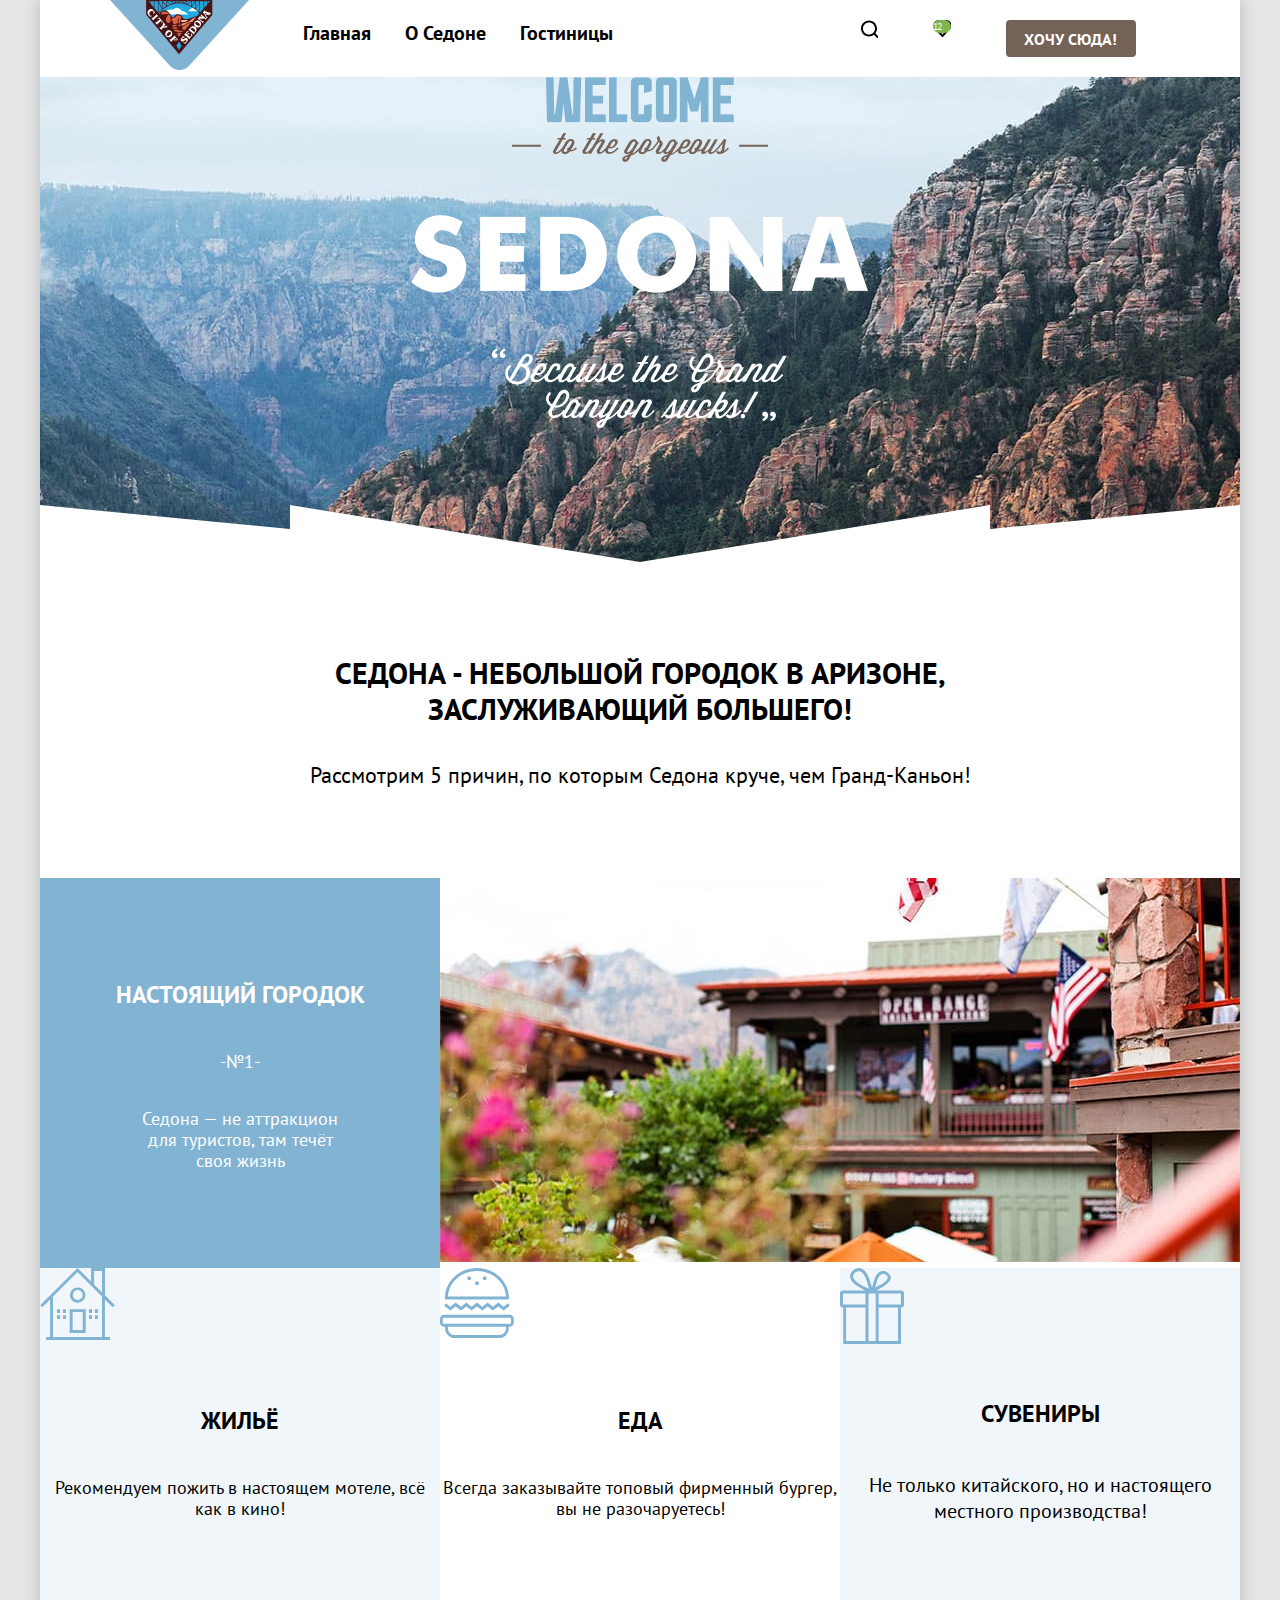
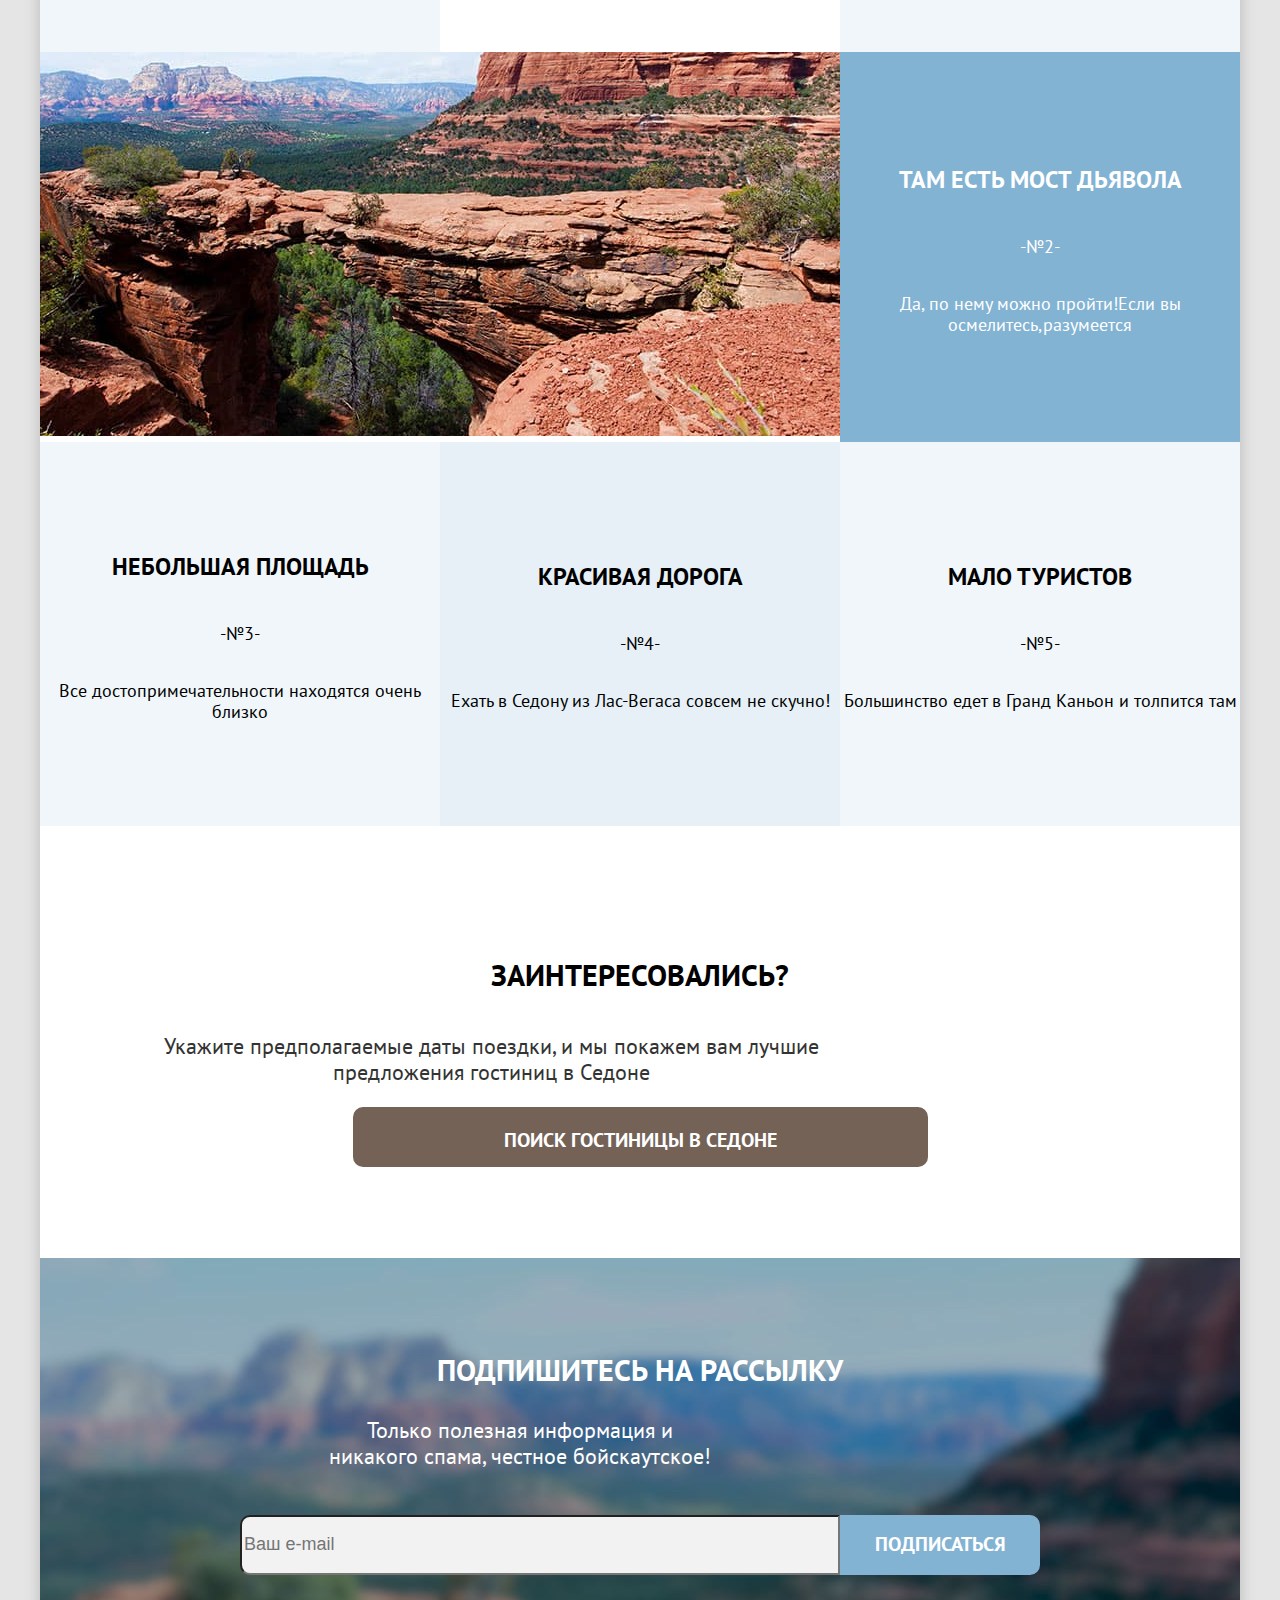
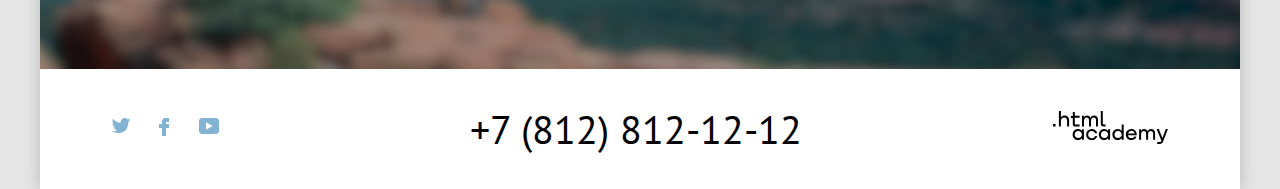
<file: 5/index.html>
<!DOCTYPE html>
<html lang="ru">
  <head>
    <meta charset="utf-8">
    <title>HTML Academy: Седона</title>
    <link rel="stylesheet" href="styles/styles.css">
    <base href="https://htmlacademy-htmlcss.github.io/598695-sedona-33/5/">
</head>
  <body>
    <header class="page-header">
      <nav class="navigation">
        <a class="page-header-logo">
          <img src="images/logo.svg" alt="Логотип Седоны" width="139" height="70">
        </a>
        <ul class="navigation-list">
          <li class="navigation-item">
            <a class="navigation-link navigation-link-current">Главная</a>
          </li>
          <li class="navigation-item">
            <a class="navigation-link" href="#">О Седоне</a>
          </li>
          <li class="navigation-item">
            <a class="navigation-link" href="catalog.html">Гостиницы</a>
          </li>
        </ul>
        <ul class="navigation-user">
          <li class="navigation-item">
            <a class="navigation-user-link search-icon" href="#">
              <span class="visually-hidden">Поиск</span>
            </a>
          </li>
          <li class="navigation-item">
            <a class="navigation-user-link favorites-icon" href="#">
              <span class="visually-hidden">Избранное</span>
              <span class="number">12</span>
            </a>
          </li>
          <li class="navigation-item">
            <a class="navigation-user-link button" href="#">Хочу сюда!</a>
          </li>
        </ul>
      </nav>
    </header>
    
  <main class="main main-container">
    <section class="welcome">
      <div class="welcome-br">
        <img class="welcome-br-text" src="images/welcome.png" alt="Приветствие и название города" width="458" height="352">
      </div>
      <div class="welcome-description">
        <h1 class="visually-hidden">Добро пожаловать в Sedona</h1>
        <p class="welcom-title">Седона - небольшой городок в Аризоне, заслуживающий большего!</p>
        <p class="welcom-text">Рассмотрим 5 причин, по которым Седона круче, чем Гранд-Каньон!</p>
      </div>
    </section>
    <section class="advantages">
      <h2 class="visually-hidden">Преимущества</h2>
      <ul class="advantages-list">
        <li class="advantages-item">
          <div class="advantages-item-full">
            <div class="advantages-item-wrapper">
              <h3 class="advantages-title">Настоящий городок</h3>
              <p class="advantages-number">-№1-</p>
              <p class="advantages-description">Седона — не аттракцион<br>для туристов, там течёт<br>своя жизнь</p>
            </div>
            <div class="advantages-item-img">
              <img class="good-picture" alt="Красивый вид городка" src="images/photo-1.jpg" width="800" height="384">
            </div>
          </div>
          <ul class="advantages-list-more">
            <li class="advantages-item advantages-item-more">
               <div class="advantages-item-wrapper advantages-item-wrapper-house">
                  <h3 class="advantages-title">Жильё</h3>
                  <p class="advantages-description">Рекомендуем пожить в настоящем мотеле, всё как в кино!</p>
              </div>
            </li>
            <li class="advantages-item advantages-item-more">
              <div class="advantages-item-wrapper advantages-item-wrapper-food">
                <h3 class="advantages-title">Еда</h3>
                <p class="advantages-description">Всегда заказывайте топовый фирменный бургер, вы не разочаруетесь!</p>
              </div>
            </li>
            <li class="advantages-item advantages-item-more">
              <div class="advantages-item-wrapper advantages-item-wrapper-gifts">
                <h3 class="advantages-title">Cувениры</h3>
                <p>Не только китайского, но и настоящего местного производства!</p>
              </div>
            </li>
          </ul>
        </li>
        <li class="advantages-item">
          <div class="advantages-item-full">
            <div class="advantages-item-img">
              <img class="canyon-picture" alt="Вид на каньон" src="images/photo-2.jpg" width="800" height="384">
            </div>
            <div class="advantages-item-wrapper">
              <h3 class="advantages-title">Там есть мост дьявола</h3>
              <p class="advantages-number">-№2-</p>
              <p class="advantages-description">Да, по нему можно пройти!Если вы осмелитесь,разумеется</p>
            </div>
          </div>
        </li>
     

        <li class="advantages-item">
          <div class="advantages-item-wrapper">
            <h3 class="advantages-title">Небольшая площадь</h3>
            <p class="advantages-number">-№3-</p>
            <p class="advantages-description">Все достопримечательности находятся очень близко</p>
          </div>
        </li>
        <li class="advantages-item">
          <div class="advantages-item-wrapper">
            <h3 class="advantages-title">Красивая дорога</h3>
            <p class="advantages-number">-№4-</p>
            <p class="advantages-description">Ехать в Седону из Лас-Вегаса совсем не скучно!</p>
          </div>
        </li>
        <li class="advantages-item">
          <div class="advantages-item-wrapper">
            <h3 class="advantages-title">Мало туристов</h3>
            <p class="advantages-number">-№5-</p>
            <p class="advantages-description">Большинство едет в Гранд Каньон и толпится там</p>
          </div>
        </li>
      

      </ul>
    </section>
    <section class="search">
      <h4 class="search-title">Заинтересовались?</h4>
      <p class="search-description">Укажите предполагаемые даты поездки, 
          и мы покажем вам лучшие предложения гостиниц в Седоне</p>
      <a class="search-button button">Поиск гостиницы в Седоне</a>
    </section>
  </main>

  <footer class="page-footer">
    <section class="newsletter newsletter-br">
      <h4 class="newsletter-title newsletter-title-color">Подпишитесь на рассылку</h4>
      <p class="newsletter-description newsletter-description-color">Только полезная информация и никакого спама,
      честное бойскаутское!</p>
      <form class="newsletter-form" action="https://echo.htmlacademy.ru/" method="post">
        <input class="newsletter-form-input" placeholder="Ваш e-mail" type="email" name="newsletter-email" id="newsletter-email" required>
        <button class="button newsletter-button" type="submit">Подписаться</button>
      </form>
    </section>
    <section class="footer-contacts">
      <h2 class="visually-hidden">Контакты</h2>
      <ul class="footer-contacts-social social-list">
        <li class="social-item">
          <a class="social-link social-link-twitter" href="https://twitter.com/htmlacademy_ru">
            <span class="visually-hidden">Твиттер</span>
          </a>
        </li>
        <li class="social-item">
          <a class="social-link social-link-facebook" href="https://www.facebook.com/htmlacademy">
            <span class="visually-hidden">Фейсбук</span>
          </a>
        </li>
        <li class="social-item">
          <a class="social-link social-link-youtube" href="https://www.youtube.com/user/htmlacademyru">
            <span class="visually-hidden">Ютуб</span>
          </a>
        </li>
      </ul>
      <a class="footer-contacts-phone" href="tel:+78128121212">+7 (812) 812-12-12</a>
      <a class="footer-contacts-htmlacademy" href="https://htmlacademy.ru/">
        <img src="images/logo2.svg" alt="Логотип .html academy" width="115" height="33">
       </a>
    </section>
  </footer>
  </body>
</html>
</file>
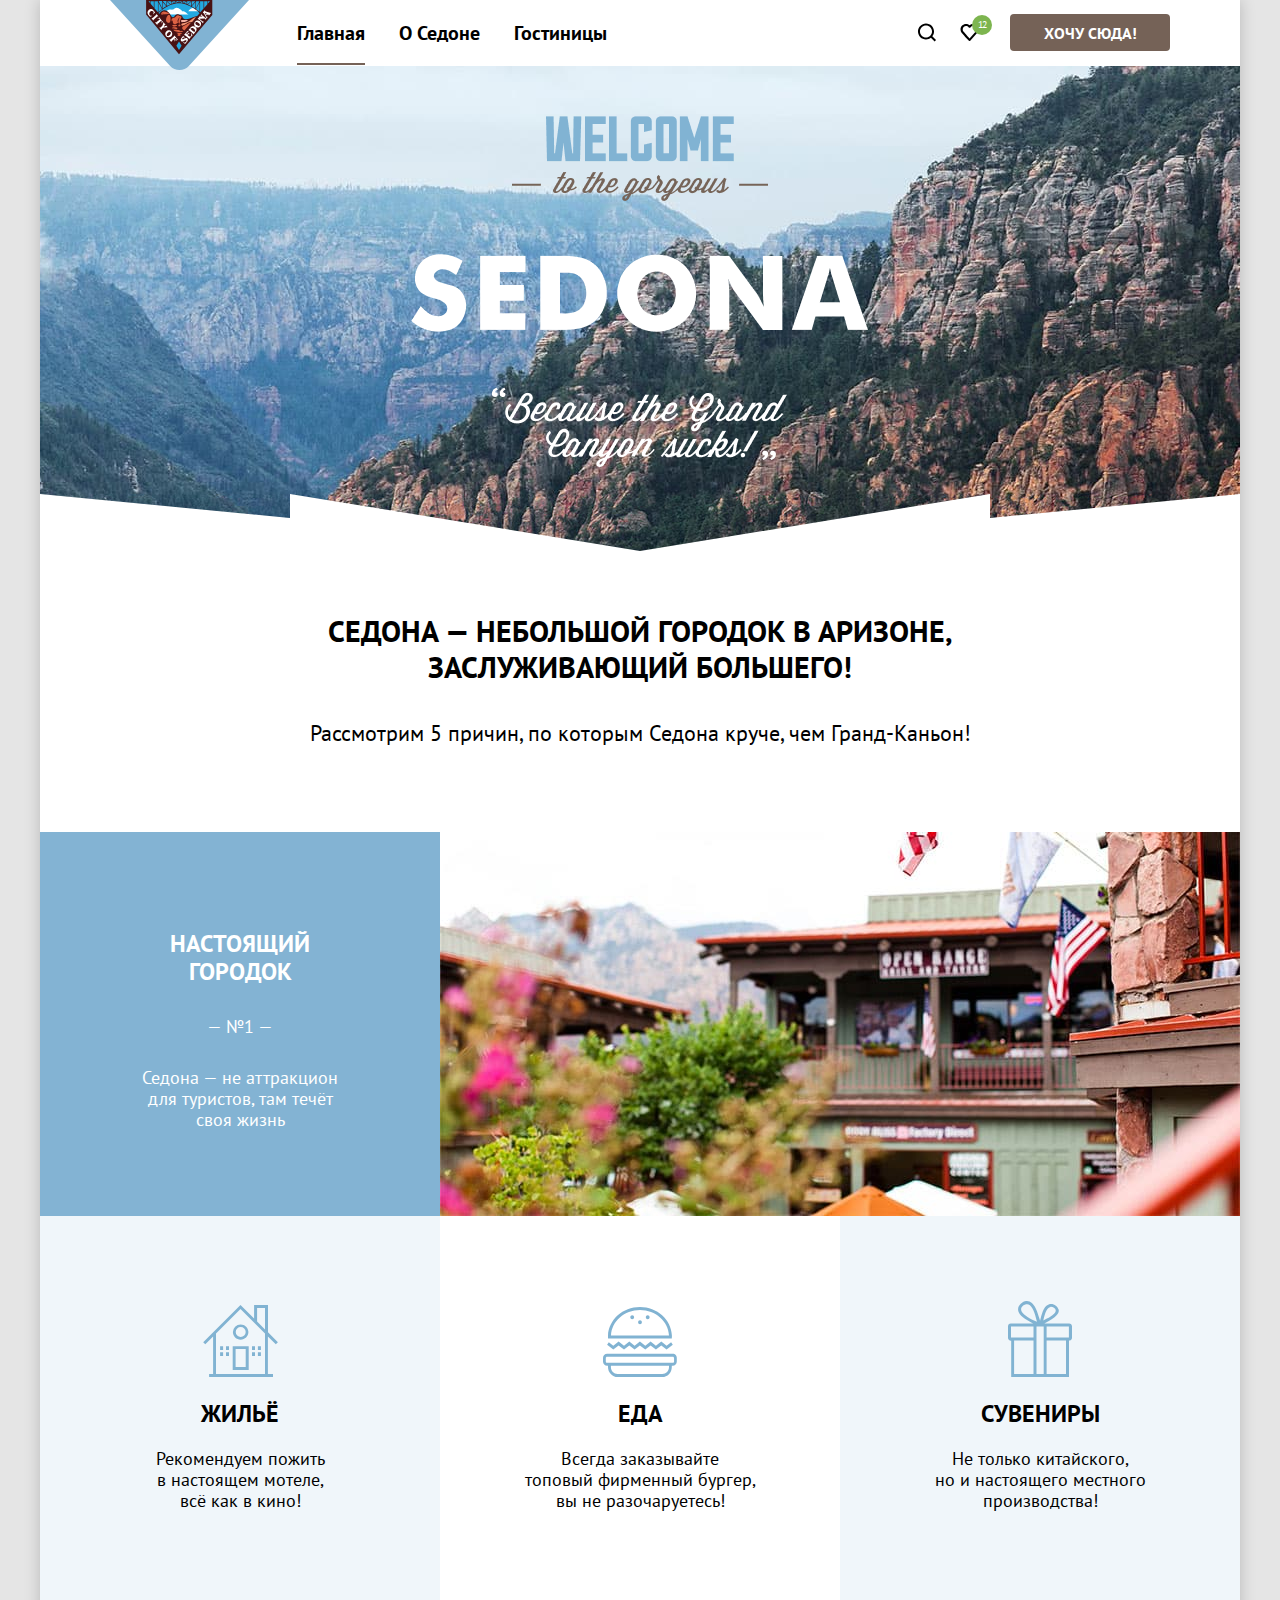
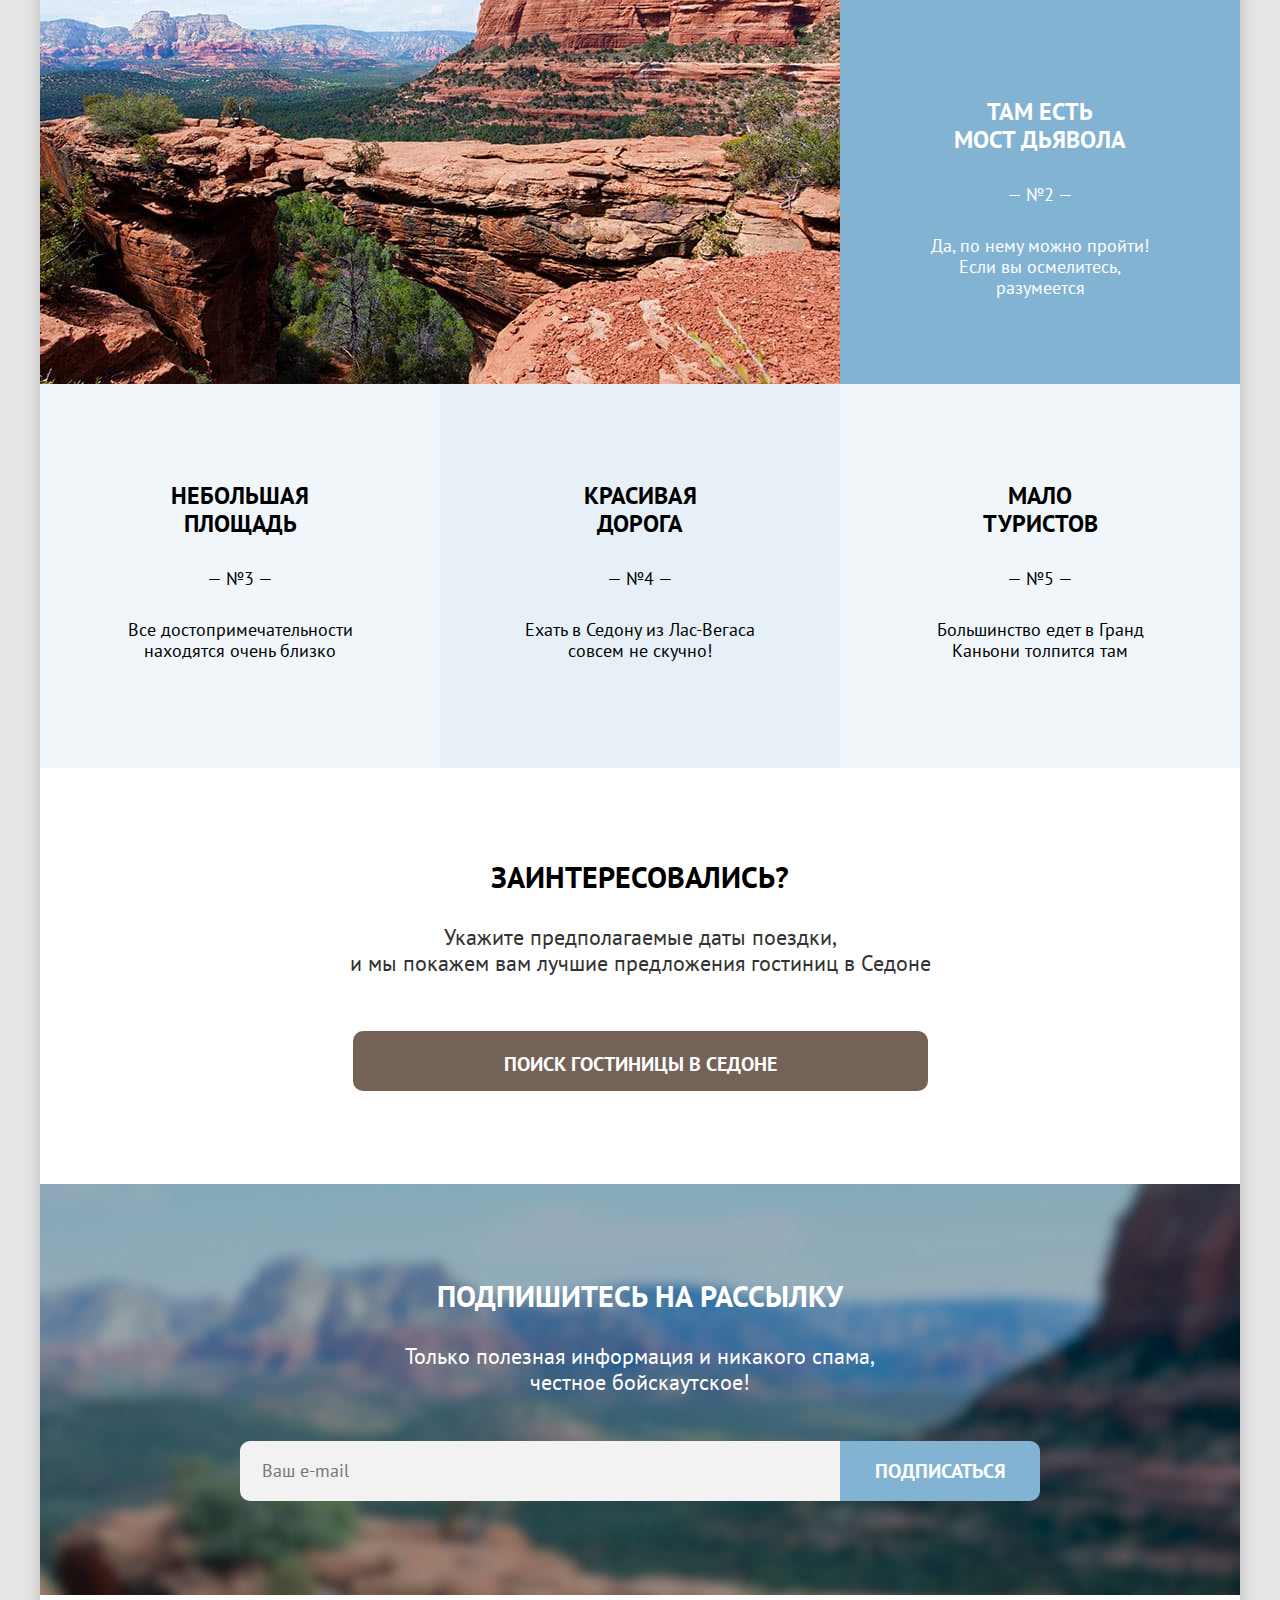
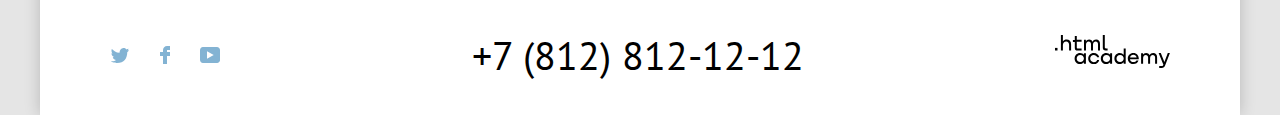
<file: 6/index.html>
<!DOCTYPE html>
<html lang="ru">

<head>
  <meta charset="utf-8">
  <title>HTML Academy: Седона</title>
  <link rel="stylesheet" href="styles/styles.css">
  <base href="https://htmlacademy-htmlcss.github.io/598695-sedona-33/6/">
</head>

<body>
  <header class="page-header">
    <!-- Commit2 -->
    <nav class="navigation">
      <a class="page-header-logo">
        <img src="images/logo.svg" alt="Логотип Седоны" width="139" height="70">
      </a>
      <ul class="navigation-list">
        <li class="navigation-item navigation-item-current">
          <a class="navigation-link">Главная</a>
        </li>
        <li class="navigation-item">
          <a class="navigation-link" href="#">О Седоне</a>
        </li>
        <li class="navigation-item">
          <a class="navigation-link" href="catalog.html">Гостиницы</a>
        </li>
      </ul>
      <ul class="navigation-user">
        <li class="navigation-user-item">
          <a class="navigation-user-link navigation-user-icon" href="#">
            <span class="visually-hidden">Поиск</span>
            <svg width="20" height="19" viewBox="0 0 20 19" fill="none" xmlns="http://www.w3.org/2000/svg">
              <path d="M19.0257 17.05L15.3152 13.35C16.318 12.05 17.02 10.35 17.02 8.44995C17.02 4.04995 13.4098 0.449951 8.99732 0.449951C4.58483 0.449951 0.974609 4.14995 0.974609 8.54995C0.974609 12.95 4.58483 16.55 8.99732 16.55C10.8024 16.55 12.5072 15.95 13.9112 14.85L17.6217 18.55L19.0257 17.05ZM8.99732 14.55C5.68795 14.55 2.98029 11.85 2.98029 8.54995C2.98029 5.24995 5.68795 2.54995 8.99732 2.54995C12.3067 2.54995 15.0143 5.24995 15.0143 8.54995C15.0143 11.85 12.3067 14.55 8.99732 14.55Z"></path>
            </svg>
          </a>
        </li>
        <li class="navigation-user-item">
          <a class="navigation-user-link navigation-user-icon" href="#">
            <span class="visually-hidden">Избранное</span>
            <span class="navigation-user-number">12</span>
            <svg width="19" height="17" viewBox="0 0 19 17" fill="none" xmlns="http://www.w3.org/2000/svg">
              <path d="M9.44382 17C9.14296 17 8.84211 16.9 8.64155 16.6C3.22622 10.5 1.92253 9.1 1.62168 8.7C0.91969 7.8 0.518555 6.6 0.518555 5.4C0.518555 2.4 2.92537 0 6.03416 0C7.33785 0 8.54126 0.5 9.5441 1.3C10.5469 0.5 11.8506 0 13.054 0C16.0625 0 18.5696 2.4 18.5696 5.4C18.5696 6.7 18.0682 7.9 17.266 8.8L10.2461 16.7C10.0455 16.9 9.84495 17 9.44382 17ZM3.42679 7.5C3.72764 7.9 6.93672 11.5 9.5441 14.4L15.7617 7.4C16.2631 6.9 16.4637 6.2 16.4637 5.4C16.4637 3.6 14.9594 2.1 13.1543 2.1C12.1515 2.1 11.1486 2.6 10.4467 3.4C10.1458 3.7 9.84495 3.8 9.5441 3.8C9.24325 3.8 8.9424 3.6 8.74183 3.4C8.03984 2.6 7.037 2.1 6.03416 2.1C4.22906 2.1 2.7248 3.6 2.7248 5.4C2.62452 6.3 3.02565 7 3.42679 7.5C3.3265 7.5 3.3265 7.5 3.42679 7.5Z"></path>
            </svg>
          </a>
        </li>
        <li class="navigation-user-item">
          <a class="navigation-user-button button" href="#">Хочу сюда!</a>
        </li>
      </ul>
    </nav>
  </header>

  <main class="main main-container">
    <section class="welcome">
      <div class="welcome-br">
        <img src="images/welcome.png" alt="Приветствие и название города" width="458" height="352">
      </div>
      <div class="welcome-description">
        <h1 class="visually-hidden">Добро пожаловать в Sedona</h1>
        <p class="welcom-title">Седона — небольшой городок в Аризоне, заслуживающий большего!</p>
        <p class="welcom-text">Рассмотрим 5 причин, по которым Седона круче, чем Гранд-Каньон!</p>
      </div>
    </section>
    <section class="advantages">
      <h2 class="visually-hidden">Преимущества</h2>
      <ul class="advantages-list">
        <li class="advantages-item">
          <div class="advantages-item-full">
            <div class="advantages-item-wrapper">
              <h3 class="advantages-title">Настоящий<br>городок</h3>
              <p class="advantages-number">— №1 —</p>
              <p class="advantages-description">Седона — не аттракцион<br>для туристов, там течёт<br>своя жизнь</p>
            </div>
            <div class="advantages-item-img">
              <img class="good-picture" alt="Красивый вид городка" src="images/photo-1.jpg" width="800" height="384">
            </div>
          </div>
          <ul class="advantages-list-more">
            <li class="advantages-item advantages-item-more">
              <div class="advantages-item-wrapper advantages-item-wrapper-house">
                <h3 class="advantages-title">Жильё</h3>
                <p class="advantages-description">Рекомендуем пожить<br> в настоящем мотеле,<br>всё как в кино!</p>
              </div>
            </li>
            <li class="advantages-item advantages-item-more">
              <div class="advantages-item-wrapper advantages-item-wrapper-food">
                <h3 class="advantages-title">Еда</h3>
                <p class="advantages-description">Всегда заказывайте<br>топовый фирменный бургер,<br>вы не разочаруетесь!</p>
              </div>
            </li>
            <li class="advantages-item advantages-item-more">
              <div class="advantages-item-wrapper advantages-item-wrapper-gifts">
                <h3 class="advantages-title">Cувениры</h3>
                <p class="advantages-description">Не только китайского,<br>но и настоящего местного<br>производства!</p>
              </div>
            </li>
          </ul>
        </li>
        <li class="advantages-item">
          <div class="advantages-item-full">
            <div class="advantages-item-img">
              <img class="canyon-picture" alt="Вид на каньон" src="images/photo-2.jpg" width="800" height="384">
            </div>
            <div class="advantages-item-wrapper">
              <h3 class="advantages-title">Там есть<br>мост дьявола</h3>
              <p class="advantages-number">— №2 —</p>
              <p class="advantages-description">Да, по нему можно пройти!<br>Если вы осмелитесь,<br>разумеется</p>
            </div>
          </div>
        </li>


        <li class="advantages-item">
          <div class="advantages-item-wrapper">
            <h3 class="advantages-title">Небольшая площадь</h3>
            <p class="advantages-number">— №3 —</p>
            <p class="advantages-description">Все достопримечательности<br>находятся очень близко</p>
          </div>
        </li>
        <li class="advantages-item">
          <div class="advantages-item-wrapper">
            <h3 class="advantages-title">Красивая<br>дорога</h3>
            <p class="advantages-number">— №4 —</p>
            <p class="advantages-description">Ехать в Седону из Лас-Вегаса<br>совсем не скучно!</p>
          </div>
        </li>
        <li class="advantages-item">
          <div class="advantages-item-wrapper">
            <h3 class="advantages-title">Мало<br>туристов</h3>
            <p class="advantages-number">— №5 —</p>
            <p class="advantages-description">Большинство едет в Гранд<br>Каньони толпится там</p>
          </div>
        </li>


      </ul>
    </section>
    <section class="search">
      <h4 class="search-title">Заинтересовались?</h4>
      <p class="search-description">Укажите предполагаемые даты поездки, <br>и мы покажем вам лучшие предложения гостиниц в Седоне</p>
      <a class="search-button button" href="#">Поиск гостиницы в Седоне</a>
    </section>
  </main>

  <footer class="page-footer">
    <section class="newsletter newsletter-br">
      <h4 class="newsletter-title newsletter-title-color">Подпишитесь на рассылку</h4>
      <p class="newsletter-description newsletter-description-color">Только полезная информация и никакого спама, <br>честное бойскаутское!</p>
      <form class="newsletter-form" action="https://echo.htmlacademy.ru/" method="post">
        <input class="newsletter-form-input input-error" placeholder="Ваш e-mail" type="email" name="newsletter-email" id="newsletter-email" required>
        <button class="button newsletter-button" type="submit">Подписаться</button>
      </form>
    </section>
    <section class="footer-contacts">
      <h2 class="visually-hidden">Контакты</h2>
      <ul class="footer-contacts-social social-list">
        <li class="social-item">
          <a class="social-link social-link-twitter" href="https://twitter.com/htmlacademy_ru">
            <span class="visually-hidden">Твиттер</span>
            <svg width="18" height="15" viewBox="0 0 18 15" fill="none" xmlns="http://www.w3.org/2000/svg">
              <path d="M11.6 0.200056C13.4 -0.299944 14.8 0.500056 15.4 1.40006C16.1 1.20006 16.8 0.900056 17.5 0.700056C17.5 1.60006 16.9 2.20006 16.6 2.50006C17.3 2.60006 18 1.90006 18 1.90006C17.8 2.90006 16.9 3.70006 16.3 3.90006C16.1 10.7001 13 15.1001 5.7 15.0001C5.1 15.0001 5.8 15.0001 5.2 15.0001C4.8 15.0001 0.8 14.5001 0 13.1001C2.4 13.3001 4.1 12.7001 5 11.9001C4 11.6001 2.1 11.5001 1.8 9.00006C2.2 9.10006 2.4 9.20006 3.1 9.10006C1.8 8.30006 0.4 7.50006 0.5 5.30006C0.8 5.60006 1.6 5.80006 1.9 5.80006C1.1 5.60006 -0.2 2.50006 0.9 0.900056C2.8 2.80006 4.9 4.50006 8.5 4.70006C8.7 2.30006 9.7 0.800056 11.6 0.200056Z"></path>
            </svg>
          </a>
        </li>
        <li class="social-item">
          <a class="social-link social-link-facebook" href="https://www.facebook.com/htmlacademy">
            <span class="visually-hidden">Фейсбук</span>
            <svg width="10" height="18" viewBox="0 0 10 18" fill="none" xmlns="http://www.w3.org/2000/svg">
              <path d="M7 0C4.8 0 3 1.8 3 4V6H0V10H3V18H7V10H10V6H7V4H10V0H7Z"></path>
            </svg>
          </a>
        </li>
        <li class="social-item">
          <a class="social-link social-link-youtube" href="https://www.youtube.com/user/htmlacademyru">
            <span class="visually-hidden">Ютуб</span>
            <svg width="20" height="16" viewBox="0 0 20 16" fill="none" xmlns="http://www.w3.org/2000/svg">
              <path d="M17 0H2.9C1.2 0 0 1.5 0 3.2V12.7C0 14.5 1.2 16 2.9 16H17.2C18.7 16 20.1 14.5 20.1 12.8V3.2C19.9 1.5 18.7 0 17 0ZM7 11.8V4.2L13.7 8L7 11.8Z"></path>
            </svg>
          </a>
        </li>
      </ul>
      <a class="footer-contacts-phone" href="tel:+78128121212">+7 (812) 812-12-12</a>
      <a class="footer-contacts-htmlacademy" href="https://htmlacademy.ru/">
        <svg class="logo-html-icon" width="115" height="34" viewBox="0 0 115 34" fill="none" xmlns="http://www.w3.org/2000/svg">
          <path d="M0 12.8999V15.4999H2.5V12.8999H0Z"></path>
          <path d="M11.5999 4.5C9.9999 4.5 8.7999 5.2 7.9999 6.2H7.8999V0H5.8999V15.5H7.8999V10.2C7.8999 8.1 9.1999 6.6 11.1999 6.6C12.9999 6.6 14.0999 8 14.0999 9.8V15.5H16.0999V9.4C16.1999 6.4 14.2999 4.5 11.5999 4.5Z"></path>
          <path d="M26.5999 4.8001H21.7999V1.1001H19.7999V4.9001H17.8999V6.9001H19.7999V12.9001C19.7999 14.6001 20.7999 15.6001 22.4999 15.6001H26.5999V13.6001H22.8999C22.1999 13.6001 21.7999 13.2001 21.7999 12.5001V6.8001H26.5999V4.8001Z"></path>
          <path d="M41.1 4.6001C39.5 4.6001 38.2 5.4001 37.6 6.7001H37.5C36.9 5.5001 35.7 4.6001 34.1 4.6001C32.7 4.6001 31.6 5.4001 31 6.4001H30.9V4.8001H29V15.4001H31V10.0001C31 8.0001 32 6.5001 33.6 6.5001C35.1 6.5001 36 7.5001 36 9.1001V15.4001H38V9.8001C38 7.4001 39.4 6.5001 40.6 6.5001C42.1 6.5001 43 7.5001 43 9.1001V15.4001H45V8.9001C45.1 6.4001 43.6 4.6001 41.1 4.6001Z"></path>
          <path d="M47.8 12.7C47.8 14.4 48.8 15.4 50.6 15.4H52.6V13.4H50.9001C50.2001 13.4 49.8 13 49.8 12.3V0H47.8V12.7Z"></path>
          <path d="M28.9001 19.6999C28.0001 18.5999 26.7001 17.8999 25.0001 17.8999C21.9001 17.8999 19.6001 20.1999 19.6001 23.4999C19.6001 26.7999 21.9001 29.0999 25.0001 29.0999C26.8001 29.0999 28.0001 28.2999 28.8001 27.1999H28.9001V28.7999H30.9001V18.1999H28.9001V19.6999ZM25.3001 27.0999C23.1001 27.0999 21.7001 25.4999 21.7001 23.4999C21.7001 21.4999 23.1001 19.8999 25.3001 19.8999C27.5001 19.8999 28.9001 21.4999 28.9001 23.4999C28.9001 25.3999 27.5001 27.0999 25.3001 27.0999Z"></path>
          <path d="M44.2 21.9999C43.7 19.5999 41.5999 17.8999 38.7999 17.8999C35.3999 17.8999 33.2 20.3999 33.2 23.4999C33.2 26.5999 35.3999 29.0999 38.7999 29.0999C41.5999 29.0999 43.7 27.2999 44.2 24.8999H42.0999C41.6999 26.1999 40.3999 27.1999 38.7999 27.1999C36.5999 27.1999 35.2 25.5999 35.2 23.5999C35.2 21.5999 36.5999 19.9999 38.7999 19.9999C40.3999 19.9999 41.5999 20.9999 42.0999 22.1999H44.2V21.9999Z"></path>
          <path d="M55.1 19.6999C54.2 18.5999 52.9001 17.8999 51.2001 17.8999C48.1001 17.8999 45.8 20.1999 45.8 23.4999C45.8 26.7999 48.1001 29.0999 51.2001 29.0999C53.0001 29.0999 54.2 28.2999 55 27.1999H55.1V28.7999H57.1V18.1999H55.1V19.6999ZM51.5 27.0999C49.3 27.0999 47.9001 25.4999 47.9001 23.4999C47.9001 21.4999 49.3 19.8999 51.5 19.8999C53.7 19.8999 55.1 21.4999 55.1 23.4999C55.1 25.3999 53.6 27.0999 51.5 27.0999Z"></path>
          <path d="M68.6999 19.7999C67.7999 18.6999 66.4999 17.8999 64.7999 17.8999C61.6999 17.8999 59.3999 20.1999 59.3999 23.4999C59.3999 26.7999 61.5999 29.0999 64.7999 29.0999C66.4999 29.0999 67.7999 28.2999 68.5999 27.2999H68.6999V28.7999H70.6999V13.3999H68.6999V19.7999ZM65.0999 27.0999C62.8999 27.0999 61.4999 25.4999 61.4999 23.4999C61.4999 21.4999 62.8999 19.8999 65.0999 19.8999C67.2999 19.8999 68.6999 21.4999 68.6999 23.4999C68.5999 25.4999 67.1999 27.0999 65.0999 27.0999Z"></path>
          <path d="M78.3 17.8999C75 17.8999 72.8 20.3999 72.8 23.4999C72.8 26.4999 74.9 29.0999 78.3 29.0999C80.8 29.0999 82.8 27.7999 83.5 25.4999H81.4C80.9 26.4999 79.8 27.0999 78.4 27.0999C76.5 27.0999 75.1 25.7999 75 24.1999H83.8C84 20.5999 81.8 17.8999 78.3 17.8999ZM78.3 19.7999C80 19.7999 81.3 20.7999 81.6 22.3999H75.1C75.4 20.8999 76.6 19.7999 78.3 19.7999Z"></path>
          <path d="M98.2001 17.8999C96.6001 17.8999 95.3001 18.6999 94.6001 19.8999H94.5001C93.9001 18.6999 92.7001 17.8999 91.1001 17.8999C89.7001 17.8999 88.6001 18.5999 88.0001 19.6999V18.1999H86.1001V28.7999H88.1001V23.3999C88.1001 21.3999 89.1001 19.9999 90.7001 19.8999C92.2001 19.8999 93.1001 20.8999 93.1001 22.4999V28.7999H95.1001V23.1999C95.1001 20.7999 96.5001 19.8999 97.7001 19.8999C99.2001 19.8999 100.1 20.8999 100.1 22.4999V28.7999H102.1V22.2999C102.2 19.6999 100.7 17.8999 98.2001 17.8999Z"></path>
          <path d="M109.4 27.0001L105.8 18.1001H103.6L108.4 29.7001C108.1 30.6001 107.7 30.9001 106.7 30.9001H104.2V32.9001H106.7C108.5 32.9001 109.5 32.1001 110.2 30.3001L114.9 18.1001H112.8L109.4 27.0001Z"></path>
        </svg>
      </a>
    </section>
  </footer>

  <section class="modal-container">
    <div class="modal modal-auth">
      <h2 class="modal-title">Поиск гостиницы в Седоне</h2>

      <button class="modal-close-button">
        <span class="visually-hidden">Закрыть</span>
      </button>

      <form class="modal-form" action="http://echo.htmlacademy.ru" method="GET">

        <div class="form-container">
          <label class="form-label" for="arrival-date">Дата заезда:</label>
          <div class="form-container-input">
            <input class="form-input" name="arrival-date" type="text" value="27 апреля 2020" id="arrival-date">
            <button class="calendar-button calendar-button-arrival" type="button"></button>
            <p class="message message-error">Мы не можем отправить вас в прошлое.</p>
          </div>
        </div>
        <div class="form-container">
          <label class="form-label" for="departure-date">Дата выезда:</label>
          <div class="form-container-input">
            <input class="form-input" name="departure-date" type="text" value="1 сентября 2021" id="departure-date">
            <button class="calendar-button calendar-button-departure" type="button"></button>
            <p class="message">На эти даты есть свободные номера. Пока есть.</p>
          </div>
        </div>

        <div class="guest-container">
          <div class="adult-container">
            <label class="form-label" for="adult-guest">Взрослые:</label>
            <div class="form-input-guest-container">
              <button class="plus-minus-button minus-button" type="button"></button>
              <input class="form-input-guest" name="adult-guest" type="number" value="2" id="adult-guest" min="1">
              <button class="plus-minus-button plus-button" type="button"></button>
            </div>
          </div>
          <div class="children-container">
            <label for="children-guest" class="children-guest-label">Дети:</label>
            <div class="tooltip-input">
              <div class="tooltip">
                <button class="tooltip-toggle" type="button">
                  <svg class="info-icon" width="2" height="12" viewBox="0 0 2 12" fill="none" xmlns="http://www.w3.org/2000/svg">
                    <path fill-rule="evenodd" clip-rule="evenodd" d="M0 0H2V2H0V0ZM2 12H0V3H2V12Z"></path>
                  </svg>
                </button>
                <p class="tooltip-text" role="tooltip" id="tooltip-label">
                  Укажите количество детей, которые будут с вами, возраст которых от 6 до 18 лет. Дети до 6 лет размещаются бесплатно.
                </p>
              </div>
              <div class="form-input-guest-container">
                <button class="plus-minus-button minus-button" type="button"></button>
                <input class="form-input-guest" name="children-guest" type="number" value="1" id="children-guest" min="0">
                <button class="plus-minus-button plus-button" type="button"></button>
              </div>
            </div>
          </div>
        </div>
        <button class="modal-search-button button" type="submit">Найти</button>
      </form>
    </div>
  </section>
  <script src="js/script.js"></script>
</body>

</html>
</file>
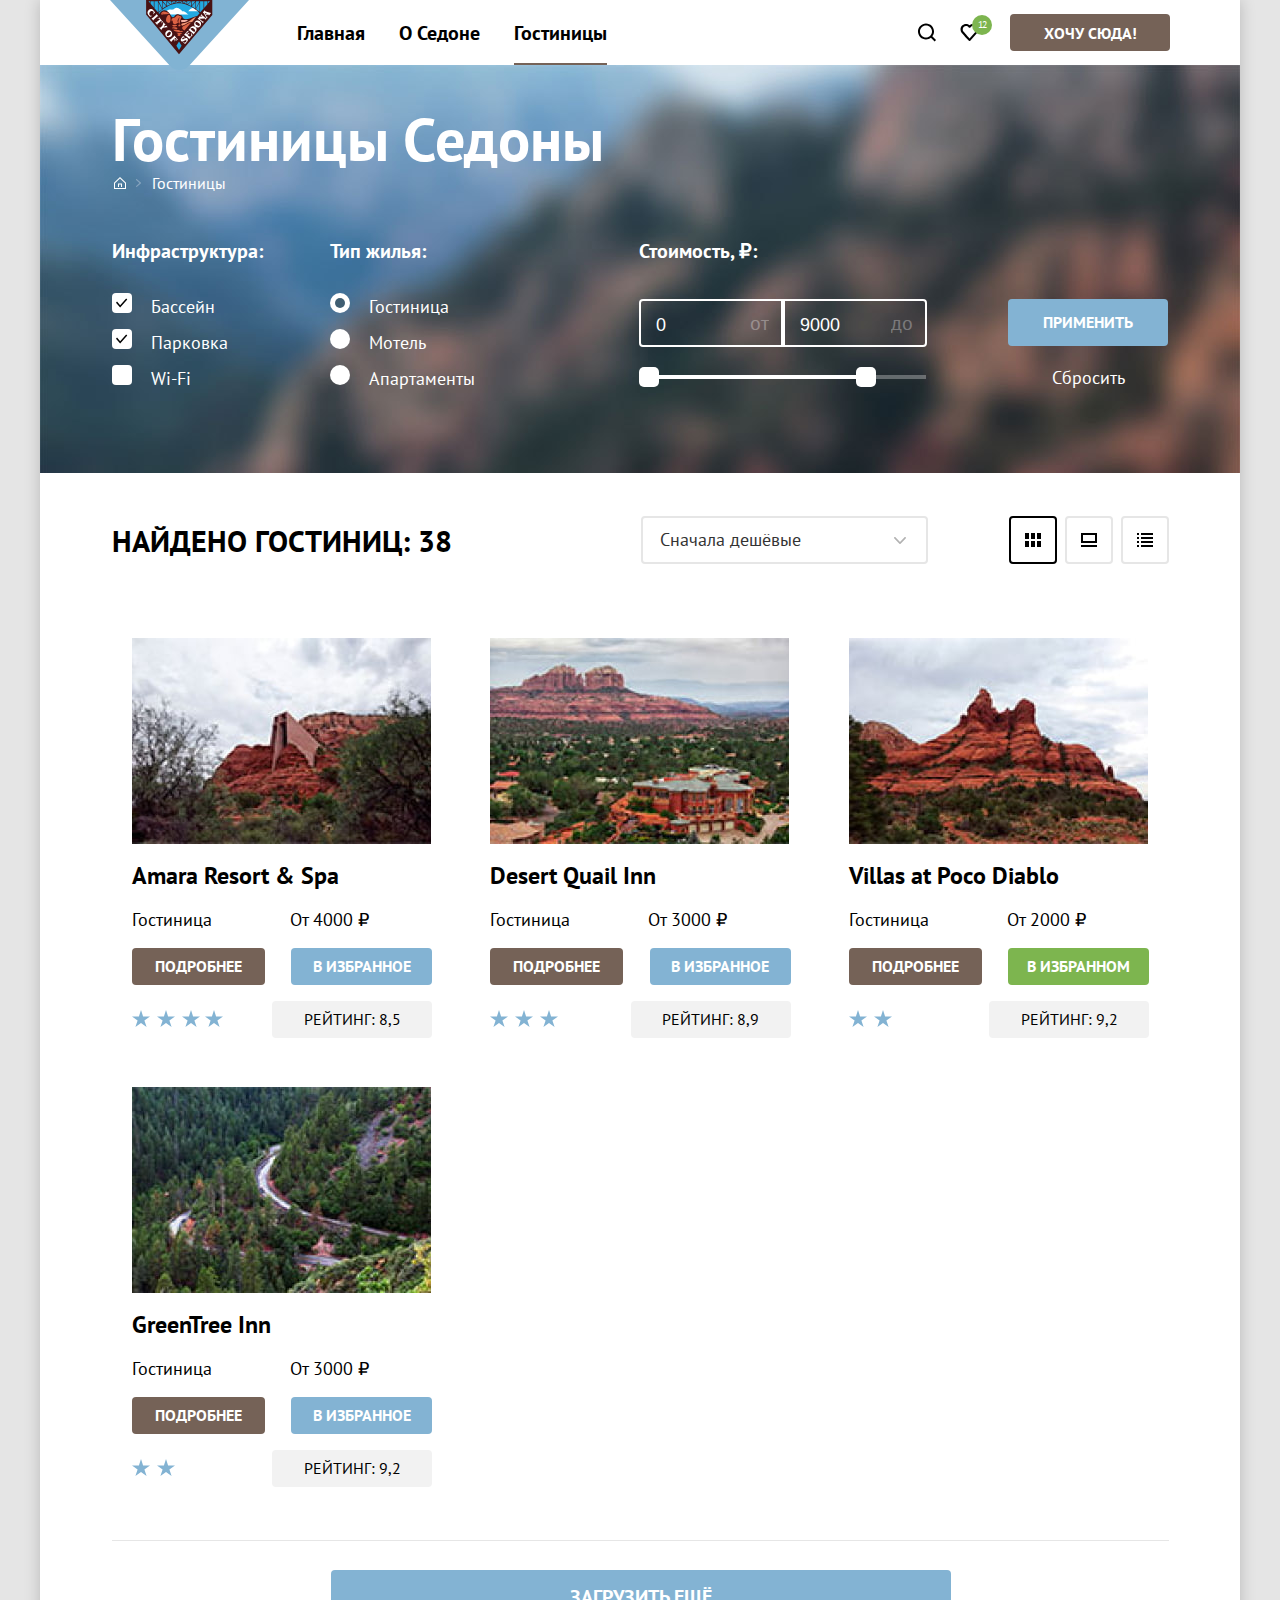
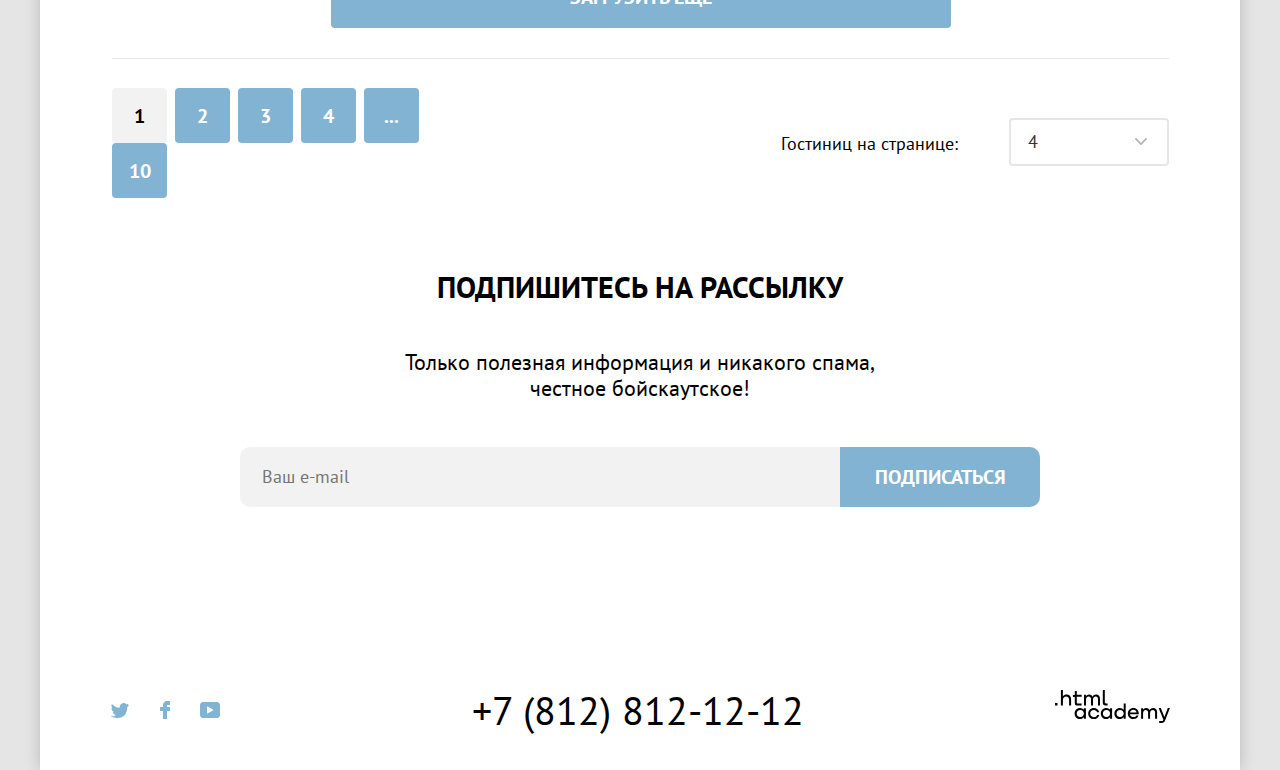
<file: catalog.html>
<!DOCTYPE html>
<html lang="ru">

<head>
  <meta charset="utf-8">
  <title>Гостиницы Седоны</title>
  <link rel="stylesheet" href="styles/styles.css">
  <link rel="icon" href="favicon.ico">
  <link rel="icon" type="image/png" sizes="32x32" href="images/favicon-32.png">
</head>

<body>
  <header class="page-header">
    <nav class="navigation">
      <a class="page-header-logo" href="index.html">
        <img src="images/logo.svg" alt="Логотип Седоны" width="139" height="70">
      </a>
      <ul class="navigation-list list-reset">
        <li class="navigation-item">
          <a class="navigation-link" href="index.html">Главная</a>
        </li>
        <li class="navigation-item">
          <a class="navigation-link" href="#">О Седоне</a>
        </li>
        <li class="navigation-item navigation-item-current">
          <a class="navigation-link">Гостиницы</a>
        </li>
      </ul>
      <ul class="navigation-user">
        <li class="navigation-user-item">
          <a class="navigation-user-link navigation-user-icon" href="#">
            <span class="visually-hidden">Поиск.</span>
            <svg role="img" aria-label="Поиск." width="20" height="19" viewBox="0 0 20 19" fill="none" xmlns="http://www.w3.org/2000/svg">
              <path d="M19.0257 17.05L15.3152 13.35C16.318 12.05 17.02 10.35 17.02 8.44995C17.02 4.04995 13.4098 0.449951 8.99732 0.449951C4.58483 0.449951 0.974609 4.14995 0.974609 8.54995C0.974609 12.95 4.58483 16.55 8.99732 16.55C10.8024 16.55 12.5072 15.95 13.9112 14.85L17.6217 18.55L19.0257 17.05ZM8.99732 14.55C5.68795 14.55 2.98029 11.85 2.98029 8.54995C2.98029 5.24995 5.68795 2.54995 8.99732 2.54995C12.3067 2.54995 15.0143 5.24995 15.0143 8.54995C15.0143 11.85 12.3067 14.55 8.99732 14.55Z"></path>
            </svg>
          </a>
        </li>
        <li class="navigation-user-item">
          <a class="navigation-user-link navigation-user-icon" href="#">
            <span class="visually-hidden">Избранное.</span>
            <span class="navigation-user-number">12</span>
            <svg role="img" aria-label="Избранное." width="19" height="17" viewBox="0 0 19 17" fill="none" xmlns="http://www.w3.org/2000/svg">
              <path d="M9.44382 17C9.14296 17 8.84211 16.9 8.64155 16.6C3.22622 10.5 1.92253 9.1 1.62168 8.7C0.91969 7.8 0.518555 6.6 0.518555 5.4C0.518555 2.4 2.92537 0 6.03416 0C7.33785 0 8.54126 0.5 9.5441 1.3C10.5469 0.5 11.8506 0 13.054 0C16.0625 0 18.5696 2.4 18.5696 5.4C18.5696 6.7 18.0682 7.9 17.266 8.8L10.2461 16.7C10.0455 16.9 9.84495 17 9.44382 17ZM3.42679 7.5C3.72764 7.9 6.93672 11.5 9.5441 14.4L15.7617 7.4C16.2631 6.9 16.4637 6.2 16.4637 5.4C16.4637 3.6 14.9594 2.1 13.1543 2.1C12.1515 2.1 11.1486 2.6 10.4467 3.4C10.1458 3.7 9.84495 3.8 9.5441 3.8C9.24325 3.8 8.9424 3.6 8.74183 3.4C8.03984 2.6 7.037 2.1 6.03416 2.1C4.22906 2.1 2.7248 3.6 2.7248 5.4C2.62452 6.3 3.02565 7 3.42679 7.5C3.3265 7.5 3.3265 7.5 3.42679 7.5Z"></path>
            </svg>
          </a>
        </li>
        <li class="navigation-user-item">
          <a class="navigation-user-button button" href="#">Хочу сюда!</a>
        </li>
      </ul>
    </nav>
  </header>
  <main class="main main-container">
    <section class="filter">
      <h1 class="filter-title"> Гостиницы Седоны</h1>
      <ul class="breadcrumbs-list list-reset">
        <li class="breadcrumbs-item">
          <a class="breadcrumbs-link breadcrumbs-link-home" href="index.html">
            <svg role="img" aria-label="Стрелочка." width="12" height="12" viewBox="0 0 12 12" fill="none" xmlns="http://www.w3.org/2000/svg">
              <path d="M6 0L0 5.80006V12.0001H12V5.80006L6 0ZM11 11.0001H1V6.20005L6 1.4L11 6.20005V11.0001Z"></path>
              <path d="M4 10.0001H5V7.50005H7V10.0001H8V6.50005H4V10.0001Z"></path>
            </svg>
          </a>
        </li>
        <li class="breadcrumbs-item">
          <a class="breadcrumbs-link">Гостиницы</a>
        </li>
      </ul>
      <div class="catalog-filter">
        <h2 class="visually-hidden">Основные критерии поиска гостиницы.</h2>
        <form class="catalog-filter-form" action="https://echo.htmlacademy.ru/" method="get">
          <fieldset class="catalog-filter-group">
            <legend class="catalog-filter-title">Инфраструктура:</legend>
            <ul class="catalog-filter-list">
              <li class="catalog-filter-item">
                <label class="catalog-filter-label">
                  <input class="catalog-filter-check-input visually-hidden" type="checkbox" name="Swimming pool" checked="">
                  <span class="catalog-control-mark"></span>
                  <span class="catalog-control-label">Бассейн</span>
                </label>
              </li>
              <li class="catalog-filter-item">
                <label class="catalog-filter-label">
                  <input class="catalog-filter-check-input visually-hidden" type="checkbox" name="parking" checked="">
                  <span class="catalog-control-mark"></span>
                  <span class="catalog-control-label">Парковка</span>
                </label>
              </li>
              <li class="catalog-filter-item">
                <label class="catalog-filter-label">
                  <input class="catalog-filter-check-input visually-hidden filter-control-input" type="checkbox" name="Wi-Fi">
                  <span class="catalog-control-mark"></span>
                  <span class="catalog-control-label">Wi-Fi</span>
                </label>
              </li>
            </ul>
          </fieldset>
          <fieldset class="catalog-filter-group">
            <legend class="catalog-filter-title">Тип жилья:</legend>
            <ul class="catalog-filter-list">
              <li class="catalog-filter-item">
                <label class="catalog-filter-label">
                  <input class="catalog-filter-radio-input visually-hidden" type="radio" name="housing-type" value="hotel" checked="">
                  <span class="catalog-control-mark"></span>
                  <span class="catalog-control-label">Гостиница</span>
                </label>
              </li>
              <li class="catalog-filter-item">
                <label class="catalog-filter-label">
                  <input class="catalog-filter-radio-input visually-hidden" type="radio" name="housing-type" value="motel">
                  <span class="catalog-control-mark"></span>
                  <span class="catalog-control-label">Мотель</span>
                </label>
              </li>
              <li class="catalog-filter-item">
                <label class="catalog-filter-label">
                  <input class="catalog-filter-radio-input visually-hidden" type="radio" name="housing-type" value="apartments">
                  <span class="catalog-control-mark"></span>
                  <span class="catalog-control-label">Апартаменты</span>
                </label>
              </li>
            </ul>
          </fieldset>
          <fieldset class="catalog-filter-price catalog-filter-group">
            <legend class="catalog-filter-title">Стоимость, ₽:</legend>
            <div class="catalog-filter-range">
              <div class="catalog-filter-price-controls">
                <div class="catalog-filter-price-controls-container">
                  <input class="catalog-filter-price-input catalog-filter-price-input-min" type="text" name="min-price" id="min-price" value="0">
                  <label class="catalog-filter-price-label" for="min-price">от</label>
                </div>
                <div class="catalog-filter-price-controls-container">
                  <input class="catalog-filter-price-input catalog-filter-price-input-max" type="text" name="max-price" id="max-price" value="9000">
                  <label class="catalog-filter-price-label" for="max-price">до</label>
                </div>
              </div>
              <div class="catalog-filter-range-controls">
                <button class="catalog-filter-toggle catalog-filter-toggle-min" type="button"><span class="visually-hidden">Минимальное значение.</span></button>
                <button class="catalog-filter-toggle catalog-filter-toggle-max" type="button"><span class="visually-hidden">Максимальное значение.</span></button>
              </div>
            </div>
          </fieldset>
          <fieldset class="catalog-filter-button catalog-filter-group">
            <button class="catalog-filter-submit button" type="submit">Применить</button>
            <button class="catalog-filter-reset" type="reset">Сбросить</button>
          </fieldset>
        </form>
      </div>
    </section>
    <div class="block-result">
      <section class="result">
        <h3 class="result-title">Найдено гостиниц: 38</h3>
        <select class="select-control" aria-label="Сортировка.">
          <option value="cheap">Сначала дешёвые</option>
          <option value="expensive">Сначала дорогое</option>
          <option value="popular">Сначала популярное</option>
        </select>
        <div class="result-view">
          <a class="result-view-icon result-view-icon-tile result-view-icon-current" href="#">
            <span class="visually-hidden">Показать карточки.</span>
          </a>
          <a href="#" class="result-view-icon result-view-icon-slaider">
            <span class="visually-hidden">Показать слайды.</span>
          </a>
          <a href="#" class="result-view-icon result-view-icon-list">
            <span class="visually-hidden">Показать список.</span>
          </a>
        </div>
      </section>
      <section class="hotel-search">
        <ul class="hotel-search-list list-reset">
          <li class="hotel-card">
            <a class="hotel-card-image" href="hotel.html">
              <img src="images/hotel-1.jpg" alt="Первая картинка" width="299" height="206">
            </a>
            <a class="hotel-card-link" href="hotel.html">
              <h4 class="hotel-card-title">Amara Resort & Spa</h4>
            </a>
            <div class="hotel-card-wrapper">
              <span class="hotel-card-type">Гостиница</span>
              <span class="hotel-card-price">От 4000 ₽</span>
            </div>
            <div class="hotel-card-buttons">
              <a class="hotel-card-more button" href="#">Подробнее</a>
              <a class="hotel-card-favorites button" href="#">В избранное</a>
            </div>
            <div class="rating-result">
              <div class="four-stars">
                <img src="images/four-stars.svg" alt="Четыре звезды" width="91" height="17">
                <span class="visually-hidden">Четыре звезды.</span>
              </div>
              <p class="rating">Рейтинг: 8,5</p>
            </div>
          </li>
          <li class="hotel-card">
            <a class="hotel-card-image" href="hotel.html">
              <img src="images/hotel-2.jpg" alt="Вторая картинка" width="299" height="206">
            </a>
            <a class="hotel-card-link" href="hotel.html">
              <h4 class="hotel-card-title">Desert Quail Inn</h4>
            </a>
            <div class="hotel-card-wrapper">
              <span class="hotel-card-type">Гостиница</span>
              <span class="hotel-card-price">От 3000 ₽</span>
            </div>
            <div class="hotel-card-buttons">
              <a class="hotel-card-more button" href="#">Подробнее</a>
              <a class="hotel-card-favorites button" href="#">В избранное</a>
            </div>
            <div class="rating-result">
              <div class="three-stars">
                <img src="images/three-stars.svg" alt="Три звезды" width="68" height="17">
                <span class="visually-hidden">Три звезды.</span>
              </div>
              <p class="rating">Рейтинг: 8,9</p>
            </div>
          </li>
          <li class="hotel-card">
            <a class="hotel-card-image" href="hotel.html">
              <img src="images/hotel-3.jpg" alt="Третья картинка" width="299" height="206">
            </a>
            <a class="hotel-card-link" href="hotel.html">
              <h4 class="hotel-card-title">Villas at Poco Diablo</h4>
            </a>
            <div class="hotel-card-wrapper">
              <span class="hotel-card-type">Гостиница</span>
              <span class="hotel-card-price">От 2000 ₽</span>
            </div>
            <div class="hotel-card-buttons">
              <a class="hotel-card-more button" href="#">Подробнее</a>
              <a class="hotel-card-favorites button hotel-card-favorites-current" href="#">В избранном</a>
            </div>
            <div class="rating-result">
              <div class="two-stars">
                <img src="images/two-stars.svg" alt="Две звезды" width="43" height="17">
                <span class="visually-hidden">Две звезды.</span>
              </div>
              <p class="rating">Рейтинг: 9,2</p>
            </div>
          </li>
          <li class="hotel-card">
            <a class="hotel-card-image" href="hotel.html">
              <img src="images/hotel-4.jpg" alt="Четвертая картинка" width="299" height="206">
            </a>
            <a class="hotel-card-link" href="hotel.html">
              <h4 class="hotel-card-title">GreenTree Inn</h4>
            </a>
            <div class="hotel-card-wrapper">
              <span class="hotel-card-type">Гостиница</span>
              <span class="hotel-card-price">От 3000 ₽</span>
            </div>
            <div class="hotel-card-buttons">
              <a class="hotel-card-more button" href="#">Подробнее</a>
              <a class="hotel-card-favorites button" href="#">В избранное</a>
            </div>
            <div class="rating-result">
              <div class="two-stars">
                <img src="images/two-stars.svg" alt="Две звезды" width="43" height="17">
                <span class="visually-hidden">Две звезды.</span>
              </div>
              <p class="rating">Рейтинг: 9,2</p>
            </div>
          </li>
        </ul>
        <div class="add-search-result">
          <a class="add-search-result-link button" href="#">Загрузить ещё</a>
        </div>
      </section>
      <section class="search-pages">
        <h2 class="visually-hidden">Найденные страницы</h2>
        <ul class="pagination list-reset">
          <li class="pagination-item">
            <a class="pagination-link pagination-current">1</a>
          </li>
          <li class="pagination-item">
            <a class="pagination-link" href="#">2</a>
          </li>
          <li class="pagination-item">
            <a class="pagination-link" href="#">3</a>
          </li>
          <li class="pagination-item">
            <a class="pagination-link" href="#">4</a>
          </li>
          <li class="pagination-item">
            <a class="pagination-link" href="#">...</a>
          </li>
          <li class="pagination-item">
            <a class="pagination-link" href="#">10</a>
          </li>
        </ul>
        <div class="result-number">
          <p class="result-type">Гостиниц на странице:</p>
          <select class="select-control select-page" aria-label="Количество гостиниц.">
            <option value="for">4</option>
            <option value="six">6</option>
          </select>
        </div>
      </section>
    </div>
  </main>
  <footer class="page-footer">
    <section class="newsletter newsletter-page">
      <h3 class="newsletter-title">Подпишитесь на рассылку</h3>
      <p class="newsletter-description">Только полезная информация и никакого спама, <br>честное бойскаутское!</p>
      <form class="newsletter-form" action="https://echo.htmlacademy.ru/" method="post">
        <input class="newsletter-form-input input-error" placeholder="Ваш e-mail" type="email" name="newsletter-email" id="newsletter-email" required>
        <button class="button newsletter-button" type="submit">Подписаться</button>
      </form>
    </section>
    <section class="footer-contacts">
      <h2 class="visually-hidden">Контакты.</h2>
      <ul class="footer-contacts-social social-list">
        <li class="social-item">
          <a class="social-link social-link-twitter" href="https://twitter.com/htmlacademy_ru">
            <span class="visually-hidden">Твиттер.</span>
            <svg role="img" aria-label="Твиттер." width="18" height="15" viewBox="0 0 18 15" fill="none" xmlns="http://www.w3.org/2000/svg">
              <path d="M11.6 0.200056C13.4 -0.299944 14.8 0.500056 15.4 1.40006C16.1 1.20006 16.8 0.900056 17.5 0.700056C17.5 1.60006 16.9 2.20006 16.6 2.50006C17.3 2.60006 18 1.90006 18 1.90006C17.8 2.90006 16.9 3.70006 16.3 3.90006C16.1 10.7001 13 15.1001 5.7 15.0001C5.1 15.0001 5.8 15.0001 5.2 15.0001C4.8 15.0001 0.8 14.5001 0 13.1001C2.4 13.3001 4.1 12.7001 5 11.9001C4 11.6001 2.1 11.5001 1.8 9.00006C2.2 9.10006 2.4 9.20006 3.1 9.10006C1.8 8.30006 0.4 7.50006 0.5 5.30006C0.8 5.60006 1.6 5.80006 1.9 5.80006C1.1 5.60006 -0.2 2.50006 0.9 0.900056C2.8 2.80006 4.9 4.50006 8.5 4.70006C8.7 2.30006 9.7 0.800056 11.6 0.200056Z"></path>
            </svg>
          </a>
        </li>
        <li class="social-item">
          <a class="social-link social-link-facebook" href="https://www.facebook.com/htmlacademy">
            <span class="visually-hidden">Фейсбук.</span>
            <svg role="img" aria-label="Фейсбук." width="10" height="18" viewBox="0 0 10 18" fill="none" xmlns="http://www.w3.org/2000/svg">
              <path d="M7 0C4.8 0 3 1.8 3 4V6H0V10H3V18H7V10H10V6H7V4H10V0H7Z"></path>
            </svg>
          </a>
        </li>
        <li class="social-item">
          <a class="social-link social-link-youtube" href="https://www.youtube.com/user/htmlacademyru">
            <span class="visually-hidden">Ютуб.</span>
            <svg role="img" aria-label="Ютуб." width="20" height="16" viewBox="0 0 20 16" fill="none" xmlns="http://www.w3.org/2000/svg">
              <path d="M17 0H2.9C1.2 0 0 1.5 0 3.2V12.7C0 14.5 1.2 16 2.9 16H17.2C18.7 16 20.1 14.5 20.1 12.8V3.2C19.9 1.5 18.7 0 17 0ZM7 11.8V4.2L13.7 8L7 11.8Z"></path>
            </svg>
          </a>
        </li>
      </ul>
      <a class="footer-contacts-phone" href="tel:+78128121212">+7 (812) 812-12-12</a>
      <a class="footer-contacts-htmlacademy" href="https://htmlacademy.ru/">
        <svg role="img" aria-label="Номер телефона." class="logo-html-icon" width="115" height="34" viewBox="0 0 115 34" fill="none" xmlns="http://www.w3.org/2000/svg">
          <path d="M0 12.8999V15.4999H2.5V12.8999H0Z"></path>
          <path d="M11.5999 4.5C9.9999 4.5 8.7999 5.2 7.9999 6.2H7.8999V0H5.8999V15.5H7.8999V10.2C7.8999 8.1 9.1999 6.6 11.1999 6.6C12.9999 6.6 14.0999 8 14.0999 9.8V15.5H16.0999V9.4C16.1999 6.4 14.2999 4.5 11.5999 4.5Z"></path>
          <path d="M26.5999 4.8001H21.7999V1.1001H19.7999V4.9001H17.8999V6.9001H19.7999V12.9001C19.7999 14.6001 20.7999 15.6001 22.4999 15.6001H26.5999V13.6001H22.8999C22.1999 13.6001 21.7999 13.2001 21.7999 12.5001V6.8001H26.5999V4.8001Z"></path>
          <path d="M41.1 4.6001C39.5 4.6001 38.2 5.4001 37.6 6.7001H37.5C36.9 5.5001 35.7 4.6001 34.1 4.6001C32.7 4.6001 31.6 5.4001 31 6.4001H30.9V4.8001H29V15.4001H31V10.0001C31 8.0001 32 6.5001 33.6 6.5001C35.1 6.5001 36 7.5001 36 9.1001V15.4001H38V9.8001C38 7.4001 39.4 6.5001 40.6 6.5001C42.1 6.5001 43 7.5001 43 9.1001V15.4001H45V8.9001C45.1 6.4001 43.6 4.6001 41.1 4.6001Z"></path>
          <path d="M47.8 12.7C47.8 14.4 48.8 15.4 50.6 15.4H52.6V13.4H50.9001C50.2001 13.4 49.8 13 49.8 12.3V0H47.8V12.7Z"></path>
          <path d="M28.9001 19.6999C28.0001 18.5999 26.7001 17.8999 25.0001 17.8999C21.9001 17.8999 19.6001 20.1999 19.6001 23.4999C19.6001 26.7999 21.9001 29.0999 25.0001 29.0999C26.8001 29.0999 28.0001 28.2999 28.8001 27.1999H28.9001V28.7999H30.9001V18.1999H28.9001V19.6999ZM25.3001 27.0999C23.1001 27.0999 21.7001 25.4999 21.7001 23.4999C21.7001 21.4999 23.1001 19.8999 25.3001 19.8999C27.5001 19.8999 28.9001 21.4999 28.9001 23.4999C28.9001 25.3999 27.5001 27.0999 25.3001 27.0999Z"></path>
          <path d="M44.2 21.9999C43.7 19.5999 41.5999 17.8999 38.7999 17.8999C35.3999 17.8999 33.2 20.3999 33.2 23.4999C33.2 26.5999 35.3999 29.0999 38.7999 29.0999C41.5999 29.0999 43.7 27.2999 44.2 24.8999H42.0999C41.6999 26.1999 40.3999 27.1999 38.7999 27.1999C36.5999 27.1999 35.2 25.5999 35.2 23.5999C35.2 21.5999 36.5999 19.9999 38.7999 19.9999C40.3999 19.9999 41.5999 20.9999 42.0999 22.1999H44.2V21.9999Z"></path>
          <path d="M55.1 19.6999C54.2 18.5999 52.9001 17.8999 51.2001 17.8999C48.1001 17.8999 45.8 20.1999 45.8 23.4999C45.8 26.7999 48.1001 29.0999 51.2001 29.0999C53.0001 29.0999 54.2 28.2999 55 27.1999H55.1V28.7999H57.1V18.1999H55.1V19.6999ZM51.5 27.0999C49.3 27.0999 47.9001 25.4999 47.9001 23.4999C47.9001 21.4999 49.3 19.8999 51.5 19.8999C53.7 19.8999 55.1 21.4999 55.1 23.4999C55.1 25.3999 53.6 27.0999 51.5 27.0999Z"></path>
          <path d="M68.6999 19.7999C67.7999 18.6999 66.4999 17.8999 64.7999 17.8999C61.6999 17.8999 59.3999 20.1999 59.3999 23.4999C59.3999 26.7999 61.5999 29.0999 64.7999 29.0999C66.4999 29.0999 67.7999 28.2999 68.5999 27.2999H68.6999V28.7999H70.6999V13.3999H68.6999V19.7999ZM65.0999 27.0999C62.8999 27.0999 61.4999 25.4999 61.4999 23.4999C61.4999 21.4999 62.8999 19.8999 65.0999 19.8999C67.2999 19.8999 68.6999 21.4999 68.6999 23.4999C68.5999 25.4999 67.1999 27.0999 65.0999 27.0999Z"></path>
          <path d="M78.3 17.8999C75 17.8999 72.8 20.3999 72.8 23.4999C72.8 26.4999 74.9 29.0999 78.3 29.0999C80.8 29.0999 82.8 27.7999 83.5 25.4999H81.4C80.9 26.4999 79.8 27.0999 78.4 27.0999C76.5 27.0999 75.1 25.7999 75 24.1999H83.8C84 20.5999 81.8 17.8999 78.3 17.8999ZM78.3 19.7999C80 19.7999 81.3 20.7999 81.6 22.3999H75.1C75.4 20.8999 76.6 19.7999 78.3 19.7999Z"></path>
          <path d="M98.2001 17.8999C96.6001 17.8999 95.3001 18.6999 94.6001 19.8999H94.5001C93.9001 18.6999 92.7001 17.8999 91.1001 17.8999C89.7001 17.8999 88.6001 18.5999 88.0001 19.6999V18.1999H86.1001V28.7999H88.1001V23.3999C88.1001 21.3999 89.1001 19.9999 90.7001 19.8999C92.2001 19.8999 93.1001 20.8999 93.1001 22.4999V28.7999H95.1001V23.1999C95.1001 20.7999 96.5001 19.8999 97.7001 19.8999C99.2001 19.8999 100.1 20.8999 100.1 22.4999V28.7999H102.1V22.2999C102.2 19.6999 100.7 17.8999 98.2001 17.8999Z"></path>
          <path d="M109.4 27.0001L105.8 18.1001H103.6L108.4 29.7001C108.1 30.6001 107.7 30.9001 106.7 30.9001H104.2V32.9001H106.7C108.5 32.9001 109.5 32.1001 110.2 30.3001L114.9 18.1001H112.8L109.4 27.0001Z"></path>
        </svg>
      </a>
    </section>
  </footer>

</body>

</html>
</file>
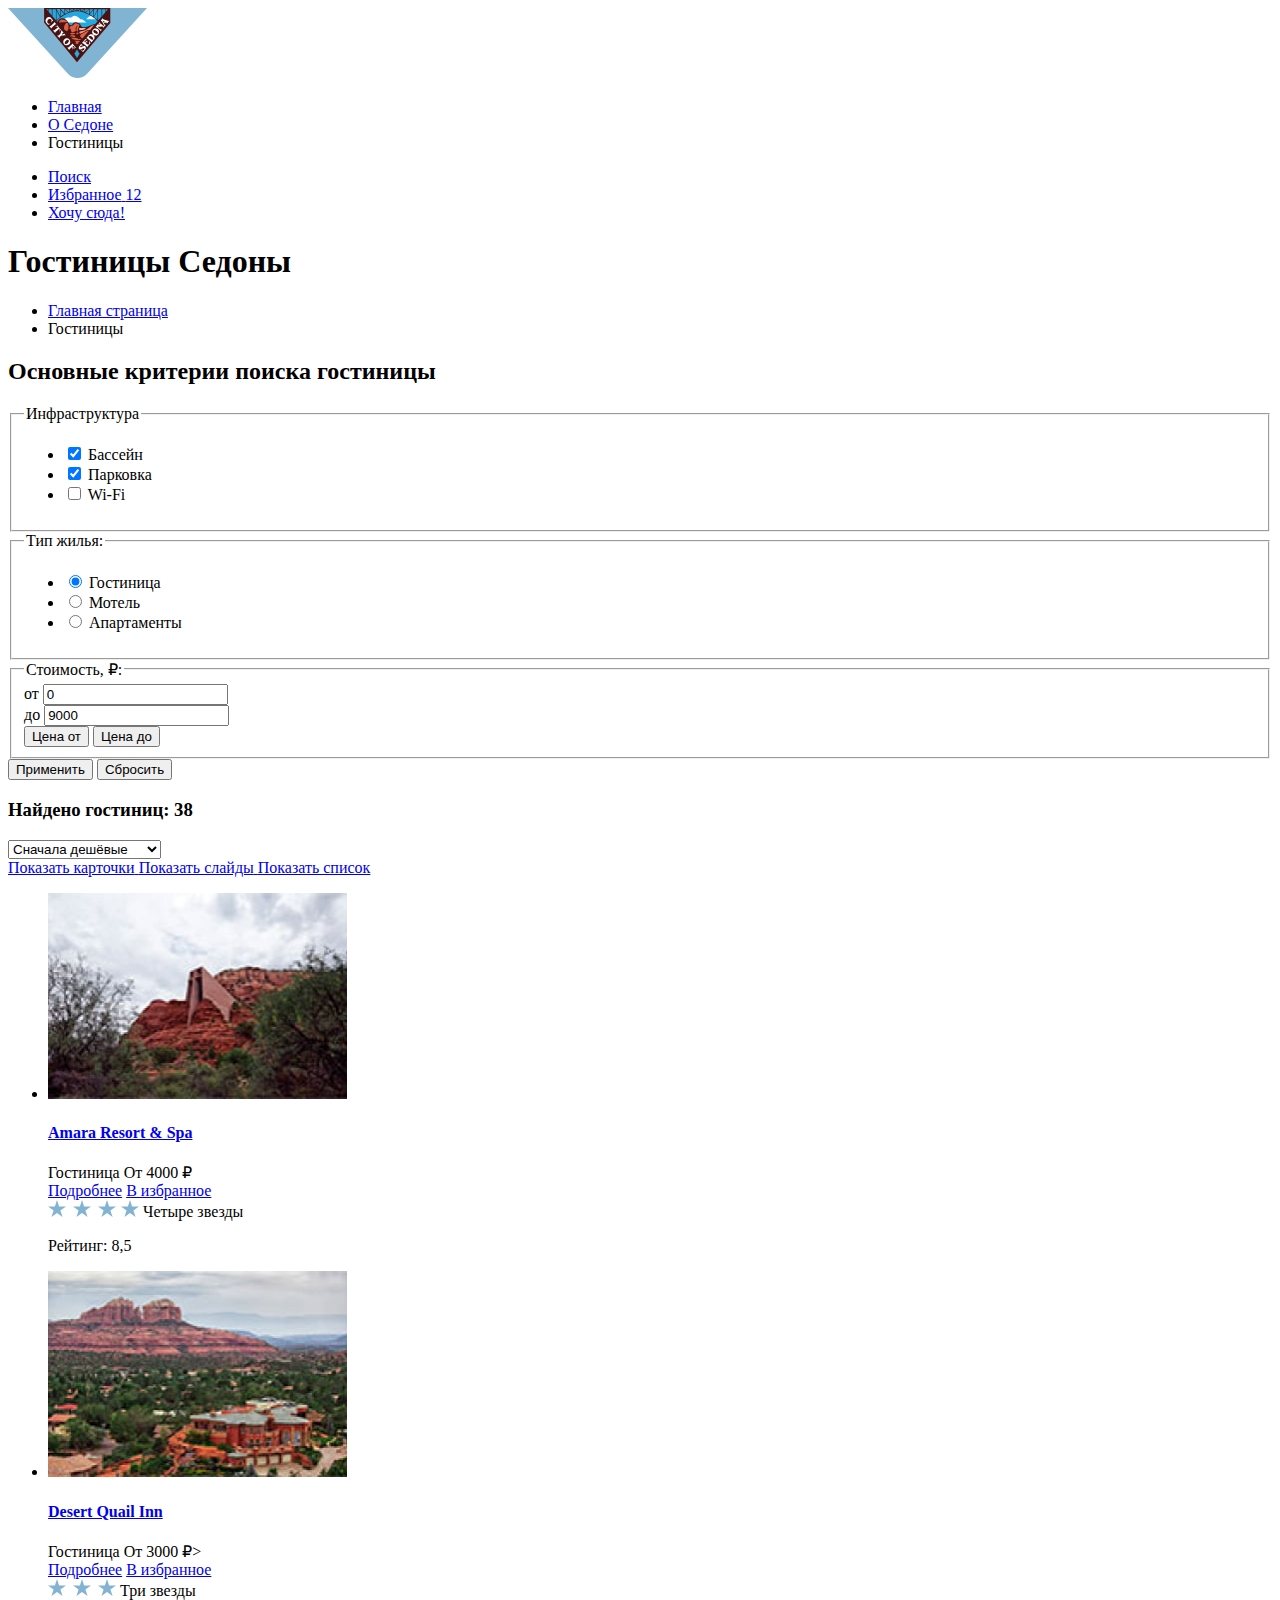
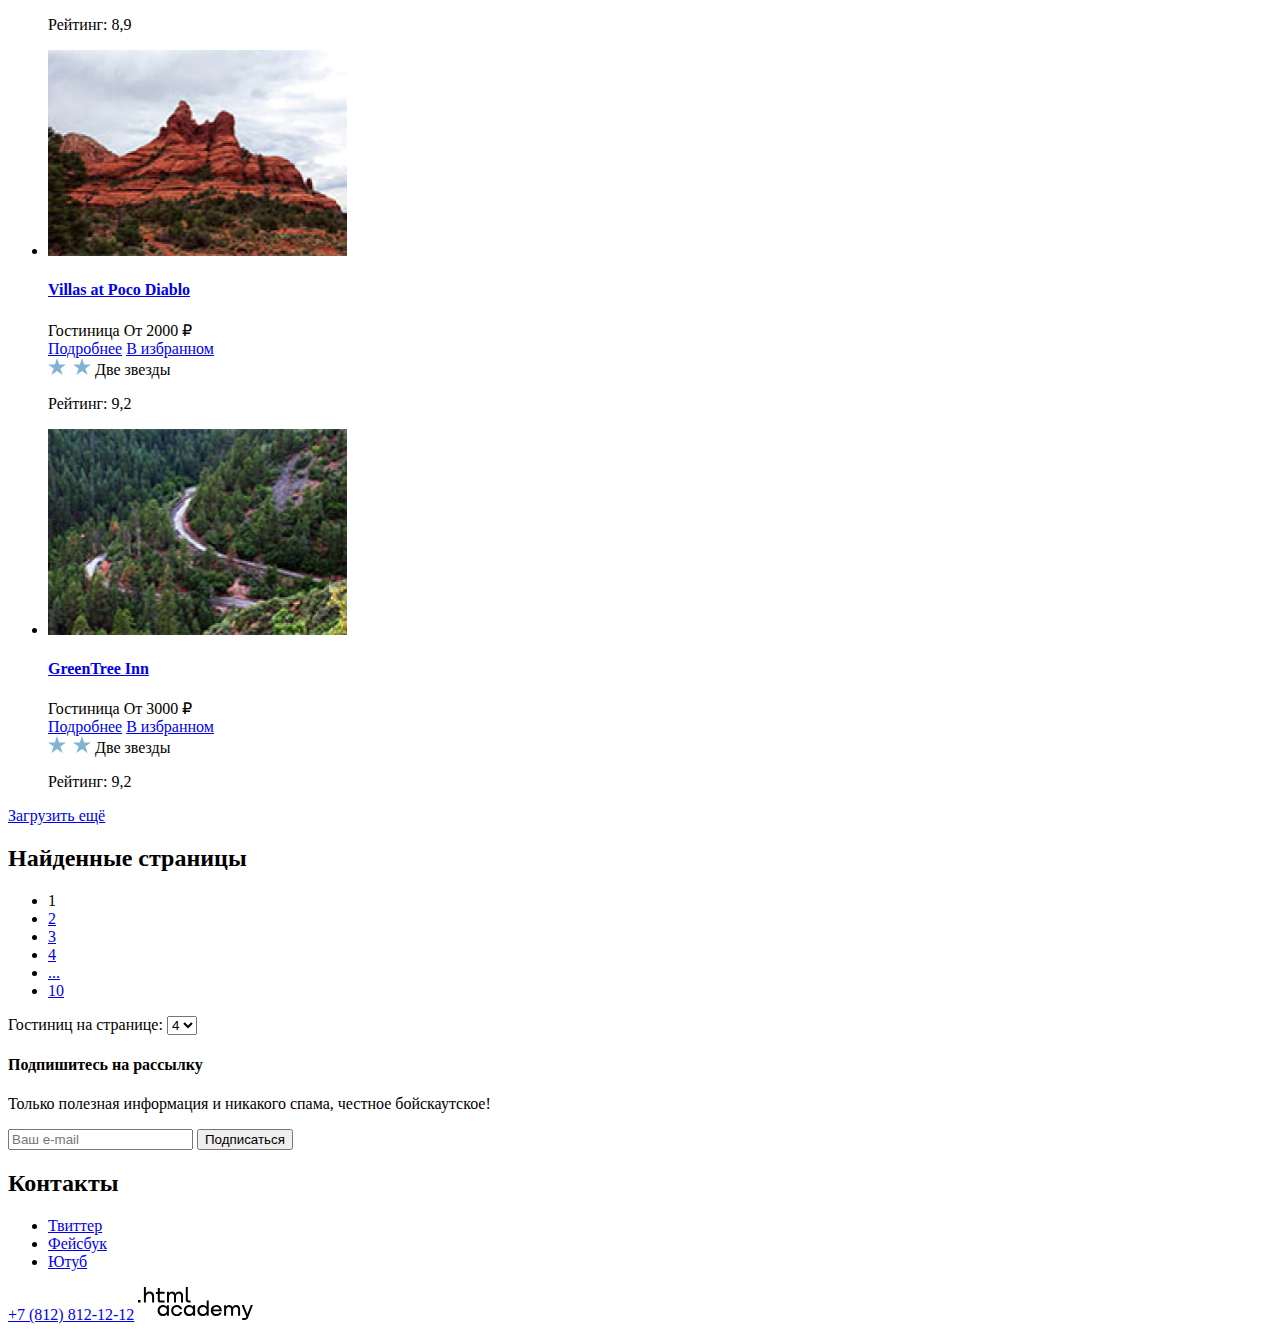
<file: 3/catalog.html>
<!DOCTYPE html>
<html lang="ru">
  <head>
    <meta charset="utf-8">
    <title>Гостиницы Седоны</title>
    <base href="https://htmlacademy-htmlcss.github.io/598695-sedona-33/3/">
</head>
  <body>
    <header class="page-header">
      <a class="page-header-logo" href="index.html">
        <img src="images/logo.svg" alt="Логотип Седоны" width="139" height="70">
      </a>
      <nav class="navigation">
        <ul class="navigation-list">
          <li class="navigation-item">
            <a class="navigation-link" href="index.html">Главная</a>
          </li>
          <li class="navigation-item">
            <a class="navigation-link" href="#">О Седоне</a>
          </li>
          <li class="navigation-item">
            <a class="navigation-link navigation-link-current">Гостиницы</a>
          </li>
        </ul>
        <ul class="navigation-user">
          <li class="navigation-item">
            <a class="navigation-user-link" href="#">
              <span class="visually-hidden">Поиск</span>
            </a>
          </li>
          <li class="navigation-item">
            <a class="navigation-user-link" href="#">
              <span class="visually-hidden">Избранное</span>
              <span class="number">12</span>
            </a>
          </li>
          <li class="navigation-item">
            <a class="navigation-user-link button" href="#">Хочу сюда!</a>
          </li>
        </ul>
      </nav>
    </header>
    <main class="main">
      <section class="filter">
        <h1 class="filter-item"> Гостиницы Седоны</h1>
        <nav class="navigation-filter">
          <ul class="breadcrumbs">
            <li class="breadcrumbs-item">
              <a class="breadcrumbs-link breadcrumbs-icon-home" href="index.html">
                <span class="visually-hidden">Главная страница</span>
              </a>
            </li>
            <li class="breadcrumbs-item">
              <a class="breadcrumbs">Гостиницы</a>
            </li>
          </ul>
        </nav>
        <div class="catalog-filter">
          <h2 class="visually-hidden">Основные критерии поиска гостиницы</h2>
          <form class="catalog-filter-point" action="https://echo.htmlacademy.ru/" method="get">
            <fieldset class="catalog-filter-group">
              <legend class="catalog-filter-title">Инфраструктура</legend>
                <ul class="catalog-filter-list">
                  <li class="catalog-filter-item">
                    <label class="control">
                      <input class="control-input" type="checkbox" name="swimming-pool" checked>
                      Бассейн
                      </label>
                  </li>
                  <li class="catalog-filter-item">
                    <label class="control">
                      <input class="control-input" type="checkbox" name="parking" checked>
                      Парковка
                    </label>
                  </li>
                  <li class="catalog-filter-item">
                    <label class="control">
                      <input class="control-input" type="checkbox" name="wi-fi">
                      Wi-Fi
                    </label>
                  </li>
                </ul>
            </fieldset>
            <fieldset class="catalog-filter-group">
              <legend class="catalog-filter-title">Тип жилья:</legend>
                <ul class="catalog-filter-list">
                  <li class="catalog-filter-item">
                    <label class="control">
                      <input class="control-input" type="radio" name="hotel-group" value="hotel" checked>
                      Гостиница
                    </label>
                  </li>
                  <li class="catalog-filter-item">
                    <label class="control">
                      <input class="control-input" type="radio" name="hotel-group" value="motel">
                      Мотель
                    </label>
                  </li>
                  <li class="catalog-filter-item">
                    <label class="control">
                      <input class="control-input" type="radio" name="hotel-group" value="apartments">
                      Апартаменты
                    </label>
                  </li>
                </ul>
            </fieldset>
            <fieldset class="catalog-filter-group">
              <legend class="catalog-filter-title">Стоимость, ₽:</legend>
              <div>
                <div>
                  <label class="control">от</label>
                  <input type="text" name="minimum-price" value="0">
                </div>
                <div>
                  <label class="control">до</label>
                  <input type="text" name="maximum-price" value="9000">
                </div>
              </div>
              <div>
                <button class="range-start">
                  <span class="visually-hidden">Цена от</span>
                </button>
                <button class="range-end">
                  <span class="visually-hidden">Цена до</span>
                </button>
              </div>  
            </fieldset>
            <div class="action">
              <button class="button" type="submit">Применить</button>
              <button class="button" type="reset">Сбросить</button>
            </div>
          </form>
        </div>
      </section>
      <section class="result">
        <h3 class="result-title">Найдено гостиниц: 38</h3>
        <select class="select-control" aria-label="Сортировка">
          <option value="cheap">Сначала дешёвые</option>
          <option value="expensive">Сначала дорогое</option>
          <option value="popular">Сначала популярное</option>
        </select>
        <div class="result-view">
           <a class="result-view-icon result-view-icon-tile result-view-icon-current button" href="#">
          <span class="visually-hidden">Показать карточки</span>
          </a>
          <a href="#" class="result-view-icon result-view-icon-slaider button">
            <span class="visually-hidden">Показать слайды</span>
          </a>
          <a href="#" class="result-view-icon result-view-icon-list button">
            <span class="visually-hidden">Показать список</span>
          </a>
        </div>
      </section>
      <ul class="hotel-search-list">
        <li class="hotel-card">
          <a class="hotel-card-image" href="hotel.html">
            <img src="images/hotel-1.jpg" alt="Первая картинка" width="299" height="206">
          </a>
          <a class="hotel-card-link" href="hotel.html">
            <h4 class="hotel-card-title">Amara Resort & Spa</h4>
          </a>
          <div class="hotel-card-wrapper">
            <span class="hotel-card-result">Гостиница</span>
            <span class="hotel-card-result">От 4000 ₽</span>
          </div>
          <div class="hotel-card-buttons">
            <a class="hotel-card-more button" href="#">Подробнее</a>
            <a class="hotel-card-favorites button" href="#">В избранное</a>
          </div>
          <div class="rating-result">
            <div class="four-stars">
              <img src="images/four-stars.svg" alt="Четыре звезды" width="91" height="17">
              <span class="visually-hidden">Четыре звезды</span>
            </div>
            <p class="rating">Рейтинг: 8,5</p>
          </div>
        </li>
        <li class="hotel-card">
          <a class="hotel-card-image" href="hotel.html">
            <img src="images/hotel-2.jpg" alt="Вторая картинка" width="299" height="206">
          </a>
          <a class="hotel-card-link" href="hotel.html">
            <h4 class="hotel-card-title">Desert Quail Inn</h4>
          </a>
          <div class="hotel-card-wrapper">
            <span class="hotel-card-type">Гостиница</span>
            <span class="hotel-card-price">От 3000 ₽</span>>
          </div>
          <div class="hotel-card-buttons">
            <a class="hotel-card-more button" href="#">Подробнее</a>
            <a class="hotel-card-favorites button" href="#">В избранное</a>
          </div>
          <div class="rating-result">
            <div class="three-stars">
              <img src="images/three-stars.svg" alt="Три звезды" width="68" height="17">
              <span class="visually-hidden">Три звезды</span>
            </div>
            <p class="rating">Рейтинг: 8,9</p>
          </div>
        </li>
        <li class="hotel-card">
          <a class="hotel-card-image" href="hotel.html">
            <img src="images/hotel-3.jpg" alt="Третья картинка" width="299" height="206">
          </a>
          <a class="hotel-card-link" href="hotel.html">
            <h4 class="hotel-card-title">Villas at Poco Diablo</h4>
          </a>
          <div class="hotel-card-wrapper">
            <span class="hotel-card-type">Гостиница</span>
            <span class="hotel-card-price">От 2000 ₽</span>
          </div>
          <div class="hotel-card-buttons">
            <a class="hotel-card-more button" href="#">Подробнее</a>
            <a class="hotel-card-favorites button hotel-card-favorites-current" href="#">В избранном</a>
          </div>
          <div class="rating-result">
            <div class="two-stars">
              <img src="images/two-stars.svg" alt="Две звезды" width="43" height="17">
              <span class="visually-hidden">Две звезды</span>
            </div>
            <p class="rating">Рейтинг: 9,2</p>
          </div>
        </li>
        <li class="hotel-card">
          <a class="hotel-card-image" href="hotel.html">
            <img src="images/hotel-4.jpg" alt="Четвертая картинка" width="299" height="206">
          </a>
          <a class="hotel-card-link" href="hotel.html">
            <h4 class="hotel-card-title">GreenTree Inn</h4>
          </a>
          <div class="hotel-card-wrapper">
            <span class="hotel-card-type">Гостиница</span>
            <span class="hotel-card-price">От 3000 ₽</span>
          </div>
          <div class="hotel-card-buttons">
            <a class="hotel-card-more button" href="#">Подробнее</a>
            <a class="hotel-card-favorites button hotel-card-favorites-current" href="#">В избранном</a>
          </div>
          <div class="rating-result">
            <div class="two-stars">
              <img src="images/two-stars.svg" alt="Две звезды" width="43" height="17">
              <span class="visually-hidden">Две звезды</span>
            </div>
            <p class="rating">Рейтинг: 9,2</p>
          </div>
        </li>
      </ul>
    <div class="add-search-result">
      <a class="add-search-result-link button" href="#">Загрузить ещё</a>
    </div>
    <section class="search-pages">
      <h2 class="visually-hidden">Найденные страницы</h2>
        <ul class="pagination">
          <li class="pagination-item">
            <a class="pagination-link pagination-current">1</a>
          </li>
          <li class="pagination-item">
            <a class="pagination-link" href="#">2</a>
          </li>
          <li class="pagination-item">
            <a class="pagination-link" href="#">3</a>
          </li>
          <li class="pagination-item">
            <a class="pagination-link" href="#">4</a>
          </li>
          <li class="pagination-item">
            <a class="pagination-link" href="#">...</a>
          </li>
          <li class="pagination-item">
            <a class="pagination-link" href="#">10</a>
          </li>
        </ul>
        <div class="">
          <label>Гостиниц на странице:</label>
            <select class="select-page" aria-label="Количество гостиниц">
              <option value="for">4</option>
              <option value="six">6</option>
            </select>
        </div>
    </section>
  </main>
  <footer class="page-footer">
    <section class="newsletter newsletter-br">
      <h4 class="newsletter-title">Подпишитесь на рассылку</h4>
      <p class="newsletter-description">Только полезная информация и никакого спама,
      честное бойскаутское!</p>
      <form class="newsletter-form" action="https://echo.htmlacademy.ru/" method="post">
        <input class="newsletter-form-input" placeholder="Ваш e-mail" type="email" name="newsletter-email" id="newsletter-email" required>
        <button class="button newsletter-button" type="submit">Подписаться</button>
      </form>
    </section>
    <section class="footer-contacts">
      <h2 class="visually-hidden">Контакты</h2>
      <ul class="footer-contacts-social social-list">
        <li class="social-item">
          <a class="social-link social-link-twitter" href="https://twitter.com/htmlacademy_ru">
            <span class="visually-hidden">Твиттер</span>
          </a>
        </li>
        <li class="social-item">
          <a class="social-link social-link-facebook" href="https://www.facebook.com/htmlacademy">
            <span class="visually-hidden">Фейсбук</span>
          </a>
        </li>
        <li class="social-item">
          <a class="social-link social-link-youtube" href="https://www.youtube.com/user/htmlacademyru">
            <span class="visually-hidden">Ютуб</span>
          </a>
        </li>
      </ul>
      <a class="footer-contacts-phone" href="tel:+78128121212">+7 (812) 812-12-12</a>
      <a class="footer-contacts-htmlacademy" href="https://htmlacademy.ru/">
        <img src="images/logo2.svg" alt="Логотип .html academy" width="115" height="33">
       </a>
    </section>
  </footer>
</body>

</html>
</file>
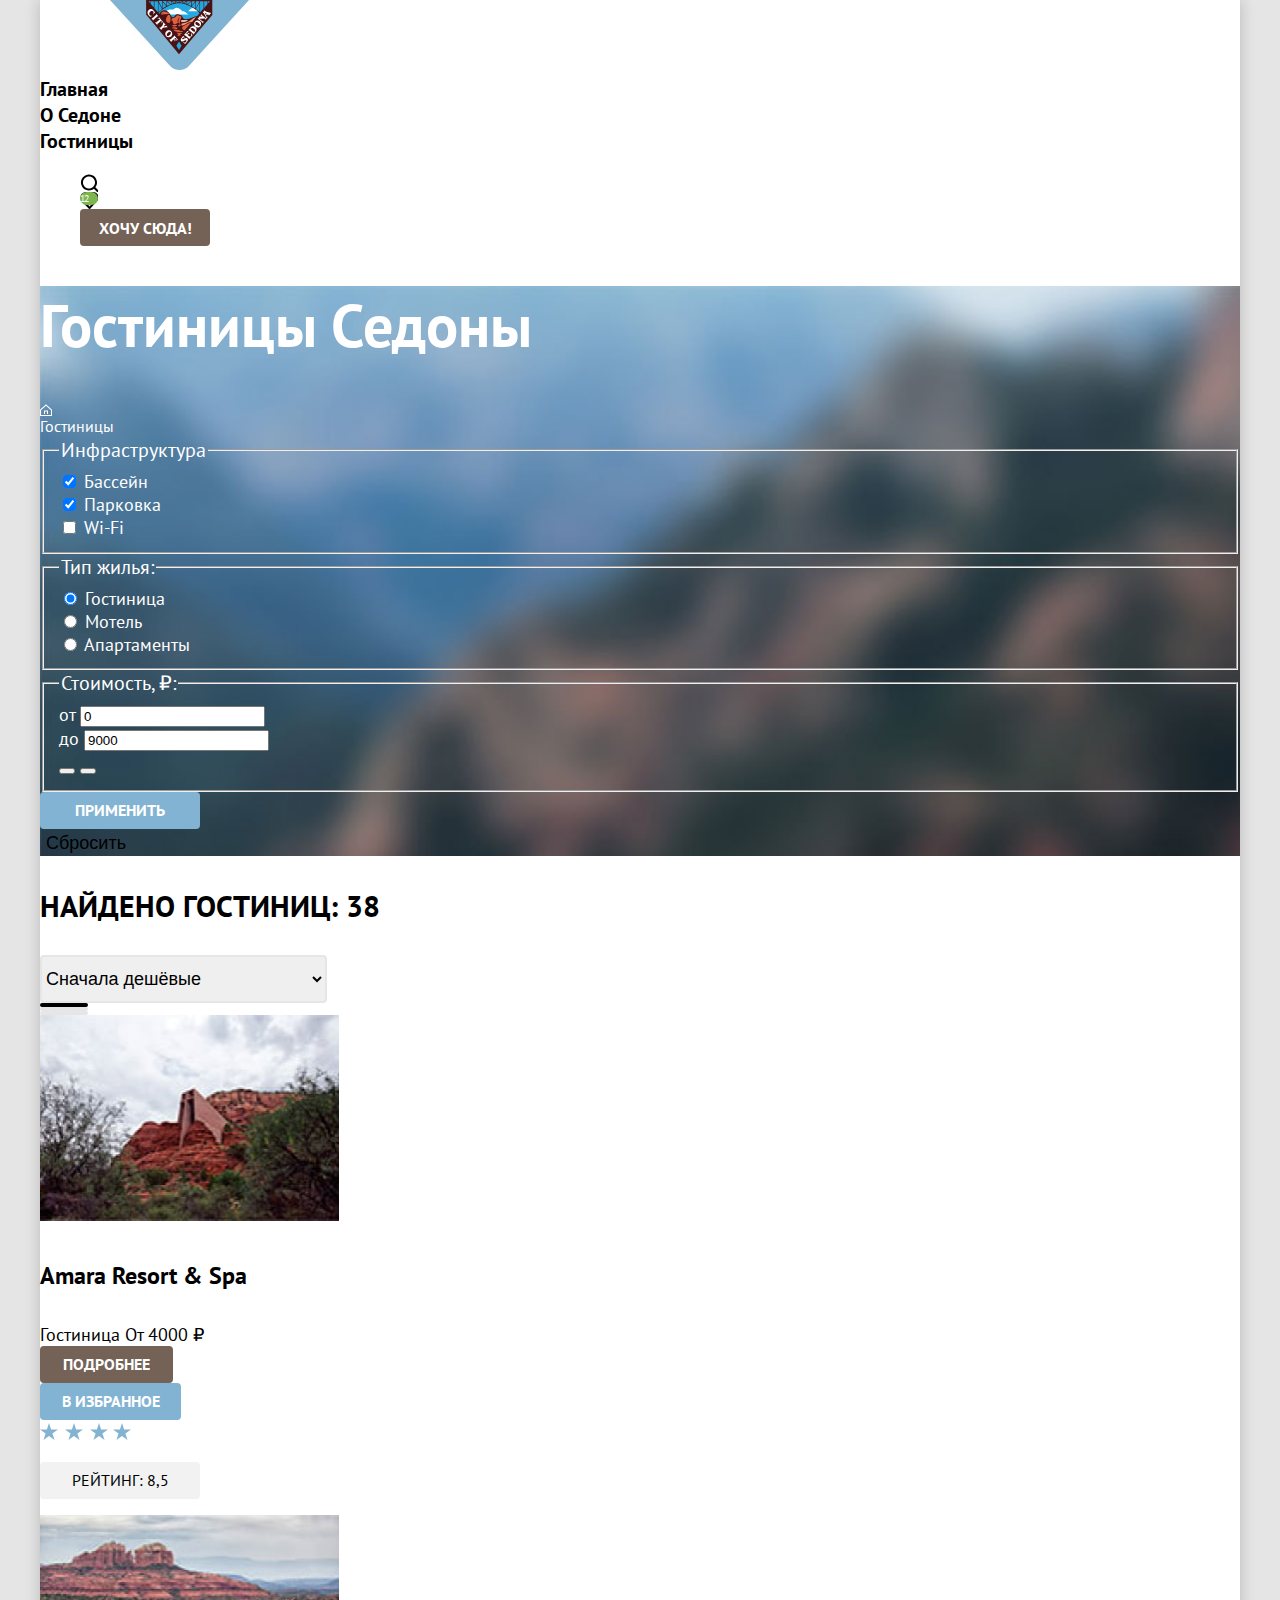
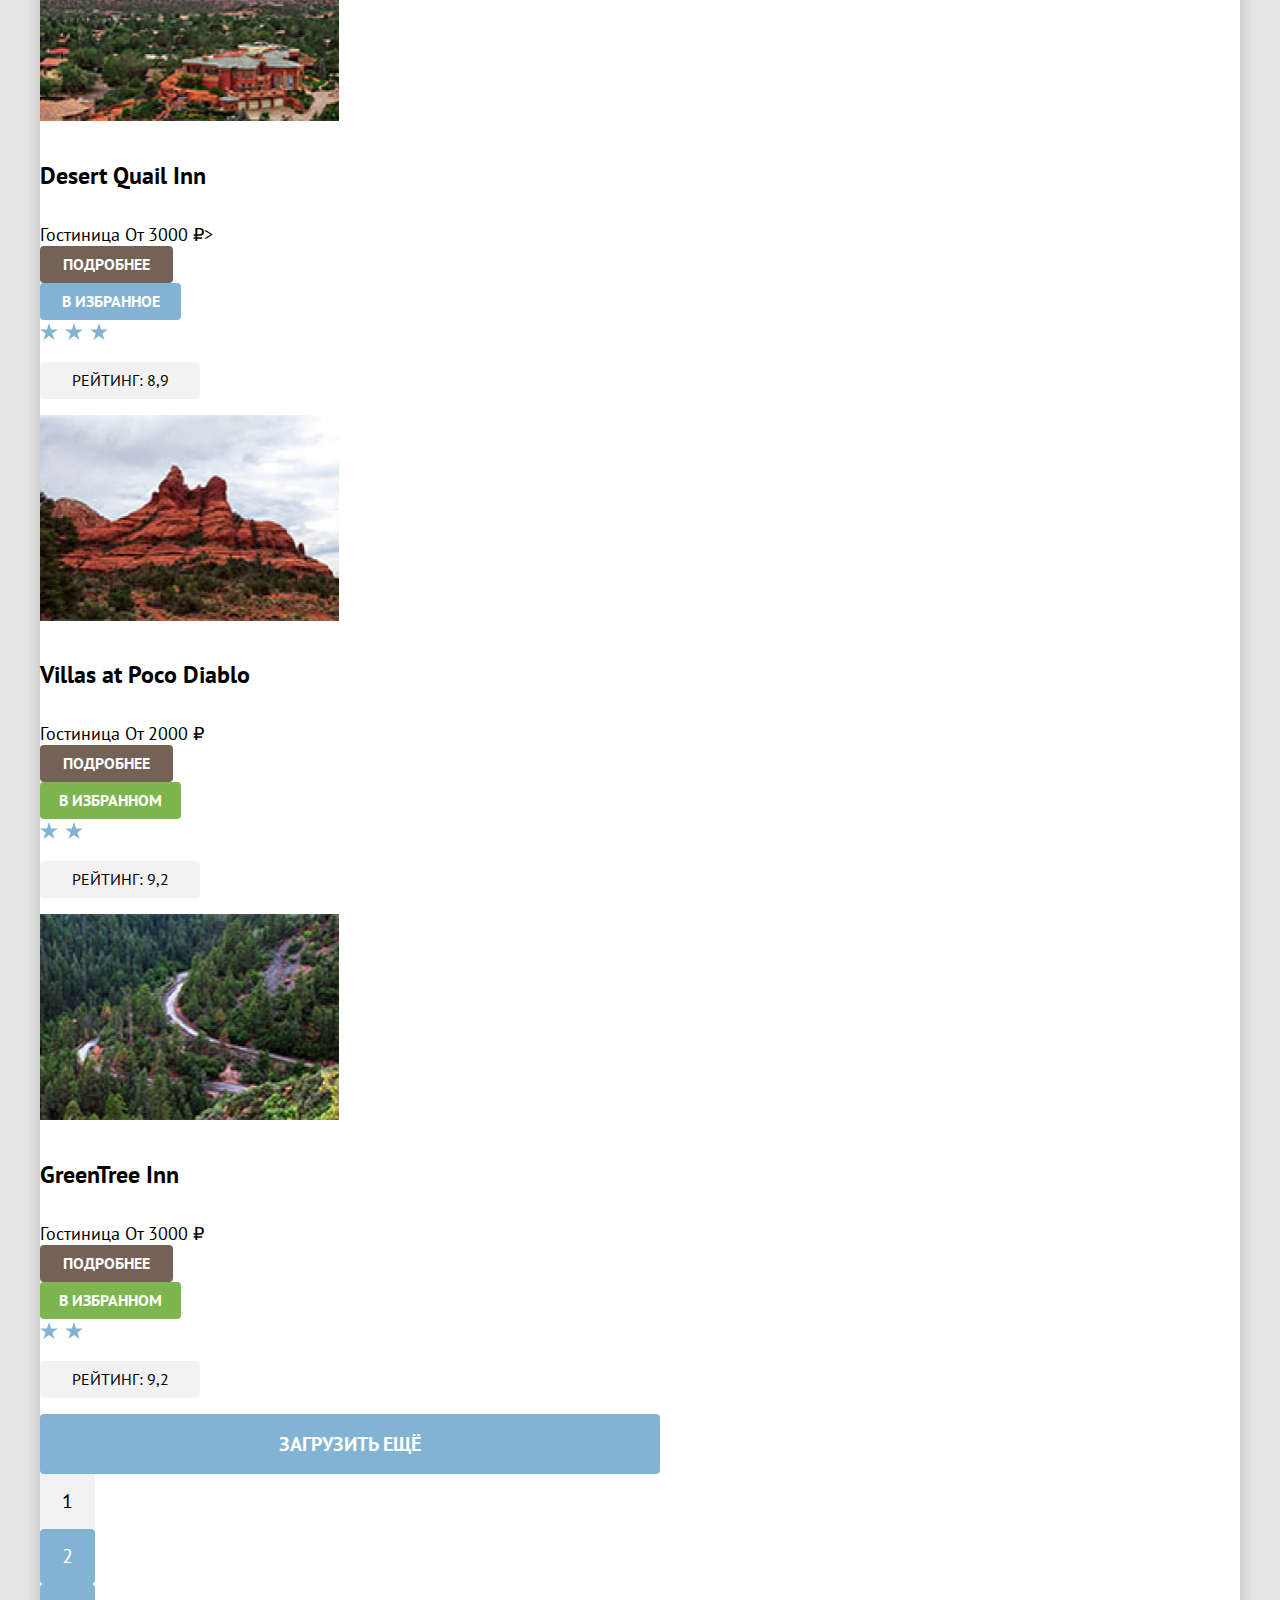
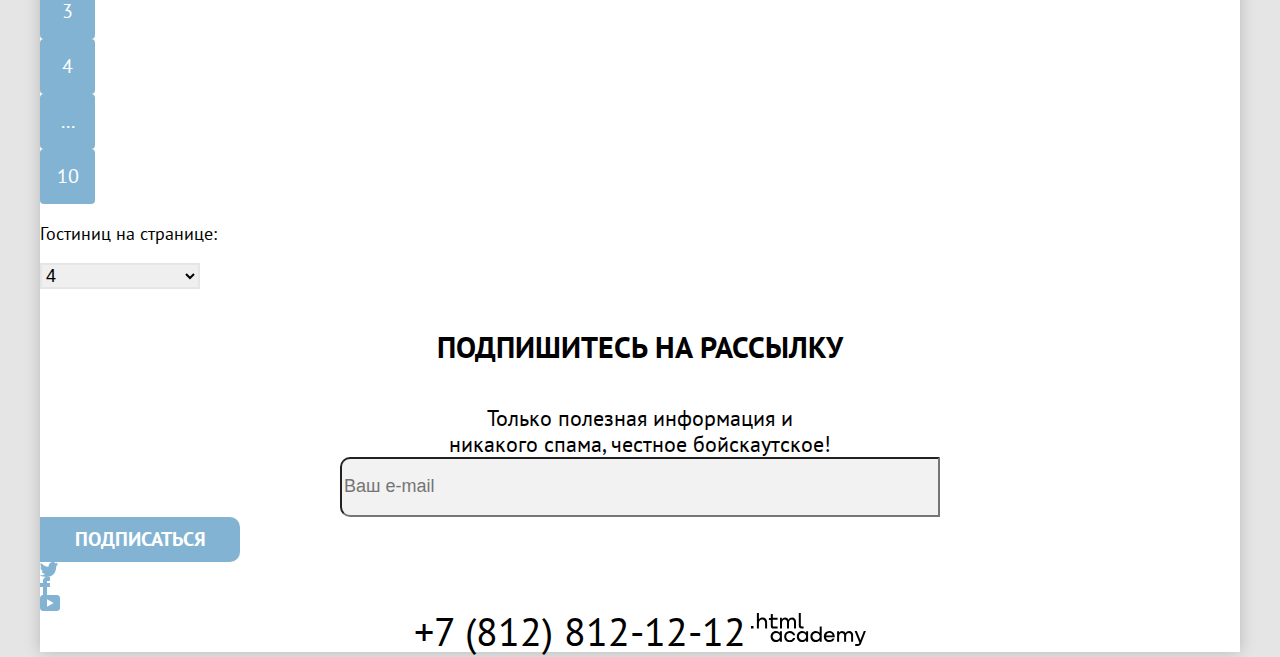
<file: 4/catalog.html>
<!DOCTYPE html>
<html lang="ru">
  <head>
    <meta charset="utf-8">
    <title>Гостиницы Седоны</title>
    <link rel="stylesheet" href="styles/styles.css">
    <base href="https://htmlacademy-htmlcss.github.io/598695-sedona-33/4/">
</head>
  <body>
    <header class="page-header">
      <a class="page-header-logo" href="index.html">
        <img src="images/logo.svg" alt="Логотип Седоны" width="139" height="70">
      </a>
      <nav class="navigation">
        <ul class="navigation-list list-reset">
          <li class="navigation-item">
            <a class="navigation-link" href="index.html">Главная</a>
          </li>
          <li class="navigation-item">
            <a class="navigation-link" href="#">О Седоне</a>
          </li>
          <li class="navigation-item">
            <a class="navigation-link navigation-link-current">Гостиницы</a>
          </li>
        </ul>
        <ul class="navigation-user">
          <li class="navigation-item">
            <a class="navigation-user-link search-icon" href="#">
              <span class="visually-hidden">Поиск</span>
            </a>
          </li>
          <li class="navigation-item">
            <a class="navigation-user-link favorites-icon" href="#">
              <span class="visually-hidden">Избранное</span>
              <span class="number">12</span>
            </a>
          </li>
          <li class="navigation-item">
            <a class="navigation-user-link button" href="#">Хочу сюда!</a>
          </li>
        </ul>
      </nav>
    </header>
    <main class="main">
      <section class="filter">
        <h1 class="filter-item"> Гостиницы Седоны</h1>
          <ul class="breadcrumbs list-reset">
            <li class="breadcrumbs-item">
              <a class="breadcrumbs-link breadcrumbs-icon-home" href="index.html">
                <span class="visually-hidden">Главная страница</span>
              </a>
            </li>
            <li class="breadcrumbs-item">
              <a class="breadcrumbs">Гостиницы</a>
            </li>
          </ul>
        <div class="catalog-filter">
          <h2 class="visually-hidden">Основные критерии поиска гостиницы</h2>
          <form class="catalog-filter-point" action="https://echo.htmlacademy.ru/" method="get">
            <fieldset class="catalog-filter-group">
              <legend class="catalog-filter-title">Инфраструктура</legend>
                <ul class="catalog-filter-list list-reset">
                  <li class="catalog-filter-item">
                    <label class="control">
                      <input class="control-input" type="checkbox" name="swimming-pool" checked>
                      Бассейн
                      </label>
                  </li>
                  <li class="catalog-filter-item">
                    <label class="control">
                      <input class="control-input" type="checkbox" name="parking" checked>
                      Парковка
                    </label>
                  </li>
                  <li class="catalog-filter-item">
                    <label class="control">
                      <input class="control-input" type="checkbox" name="wi-fi">
                      Wi-Fi
                    </label>
                  </li>
                </ul>
            </fieldset>
            <fieldset class="catalog-filter-group">
              <legend class="catalog-filter-title">Тип жилья:</legend>
                <ul class="catalog-filter-list list-reset">
                  <li class="catalog-filter-item">
                    <label class="control">
                      <input class="control-input" type="radio" name="hotel-group" value="hotel" checked>
                      Гостиница
                    </label>
                  </li>
                  <li class="catalog-filter-item">
                    <label class="control">
                      <input class="control-input" type="radio" name="hotel-group" value="motel">
                      Мотель
                    </label>
                  </li>
                  <li class="catalog-filter-item">
                    <label class="control">
                      <input class="control-input" type="radio" name="hotel-group" value="apartments">
                      Апартаменты
                    </label>
                  </li>
                </ul>
            </fieldset>
            <fieldset class="catalog-filter-group">
              <legend class="catalog-filter-title">Стоимость, ₽:</legend>
              <div class="price-control">
                <div class="meaning">
                  <label class="control">от</label>
                  <input type="text" name="minimum-price" value="0">
                </div>
                <div class="meaning">
                  <label class="control">до</label>
                  <input type="text" name="maximum-price" value="9000">
                </div>
              </div>
              <div class="range-price">
                <button class="range-start">
                  <span class="visually-hidden">Цена от</span>
                </button>
                <button class="range-end">
                  <span class="visually-hidden">Цена до</span>
                </button>
              </div>  
            </fieldset>
            <div class="action">
              <button class="button button-submit" type="submit">Применить</button>
              <button class="button-reset" type="reset">Сбросить</button>
            </div>
          </form>
        </div>
      </section>
      <section class="result">
        <h3 class="result-title">Найдено гостиниц: 38</h3>
        <select class="select-control" aria-label="Сортировка">
          <option value="cheap">Сначала дешёвые</option>
          <option value="expensive">Сначала дорогое</option>
          <option value="popular">Сначала популярное</option>
        </select>
        <div class="result-view">
           <a class="result-view-icon result-view-icon-tile result-view-icon-current" href="#">
          <span class="visually-hidden">Показать карточки</span>
          </a>
          <a href="#" class="result-view-icon result-view-icon-slaider">
            <span class="visually-hidden">Показать слайды</span>
          </a>
          <a href="#" class="result-view-icon result-view-icon-list">
            <span class="visually-hidden">Показать список</span>
          </a>
        </div>
      </section>
      <section class="hotel-search">
      <ul class="hotel-search-list list-reset">
        <li class="hotel-card">
          <a class="hotel-card-image" href="hotel.html">
            <img src="images/hotel-1.jpg" alt="Первая картинка" width="299" height="206">
          </a>
          <a class="hotel-card-link" href="hotel.html">
            <h4 class="hotel-card-title">Amara Resort & Spa</h4>
          </a>
          <div class="hotel-card-wrapper">
            <span class="hotel-card-result">Гостиница</span>
            <span class="hotel-card-result">От 4000 ₽</span>
          </div>
          <div class="hotel-card-buttons">
            <a class="hotel-card-more button" href="#">Подробнее</a>
            <a class="hotel-card-favorites button" href="#">В избранное</a>
          </div>
          <div class="rating-result">
            <div class="four-stars">
              <img src="images/four-stars.svg" alt="Четыре звезды" width="91" height="17">
              <span class="visually-hidden">Четыре звезды</span>
            </div>
            <p class="rating">Рейтинг: 8,5</p>
          </div>
        </li>
        <li class="hotel-card">
          <a class="hotel-card-image" href="hotel.html">
            <img src="images/hotel-2.jpg" alt="Вторая картинка" width="299" height="206">
          </a>
          <a class="hotel-card-link" href="hotel.html">
            <h4 class="hotel-card-title">Desert Quail Inn</h4>
          </a>
          <div class="hotel-card-wrapper">
            <span class="hotel-card-type">Гостиница</span>
            <span class="hotel-card-price">От 3000 ₽</span>>
          </div>
          <div class="hotel-card-buttons">
            <a class="hotel-card-more button" href="#">Подробнее</a>
            <a class="hotel-card-favorites button" href="#">В избранное</a>
          </div>
          <div class="rating-result">
            <div class="three-stars">
              <img src="images/three-stars.svg" alt="Три звезды" width="68" height="17">
              <span class="visually-hidden">Три звезды</span>
            </div>
            <p class="rating">Рейтинг: 8,9</p>
          </div>
        </li>
        <li class="hotel-card">
          <a class="hotel-card-image" href="hotel.html">
            <img src="images/hotel-3.jpg" alt="Третья картинка" width="299" height="206">
          </a>
          <a class="hotel-card-link" href="hotel.html">
            <h4 class="hotel-card-title">Villas at Poco Diablo</h4>
          </a>
          <div class="hotel-card-wrapper">
            <span class="hotel-card-type">Гостиница</span>
            <span class="hotel-card-price">От 2000 ₽</span>
          </div>
          <div class="hotel-card-buttons">
            <a class="hotel-card-more button" href="#">Подробнее</a>
            <a class="hotel-card-favorites button hotel-card-favorites-current" href="#">В избранном</a>
          </div>
          <div class="rating-result">
            <div class="two-stars">
              <img src="images/two-stars.svg" alt="Две звезды" width="43" height="17">
              <span class="visually-hidden">Две звезды</span>
            </div>
            <p class="rating">Рейтинг: 9,2</p>
          </div>
        </li>
        <li class="hotel-card">
          <a class="hotel-card-image" href="hotel.html">
            <img src="images/hotel-4.jpg" alt="Четвертая картинка" width="299" height="206">
          </a>
          <a class="hotel-card-link" href="hotel.html">
            <h4 class="hotel-card-title">GreenTree Inn</h4>
          </a>
          <div class="hotel-card-wrapper">
            <span class="hotel-card-type">Гостиница</span>
            <span class="hotel-card-price">От 3000 ₽</span>
          </div>
          <div class="hotel-card-buttons">
            <a class="hotel-card-more button" href="#">Подробнее</a>
            <a class="hotel-card-favorites button hotel-card-favorites-current" href="#">В избранном</a>
          </div>
          <div class="rating-result">
            <div class="two-stars">
              <img src="images/two-stars.svg" alt="Две звезды" width="43" height="17">
              <span class="visually-hidden">Две звезды</span>
            </div>
            <p class="rating">Рейтинг: 9,2</p>
          </div>
        </li>
      </ul>
    <div class="add-search-result">
      <a class="add-search-result-link button" href="#">Загрузить ещё</a>
    </div>
  </section>
    <section class="search-pages">
      <h2 class="visually-hidden">Найденные страницы</h2>
        <ul class="pagination list-reset">
          <li class="pagination-item">
            <a class="pagination-link pagination-current">1</a>
          </li>
          <li class="pagination-item">
            <a class="pagination-link" href="#">2</a>
          </li>
          <li class="pagination-item">
            <a class="pagination-link" href="#">3</a>
          </li>
          <li class="pagination-item">
            <a class="pagination-link" href="#">4</a>
          </li>
          <li class="pagination-item">
            <a class="pagination-link" href="#">...</a>
          </li>
          <li class="pagination-item">
            <a class="pagination-link" href="#">10</a>
          </li>
        </ul>
        <div class="result-number">
          <p>Гостиниц на странице:</p>
            <select class="select-page" aria-label="Количество гостиниц">
              <option value="for">4</option>
              <option value="six">6</option>
            </select>
        </div>
    </section>
  </main>
  <footer class="page-footer">
    <section class="newsletter">
      <h4 class="newsletter-title">Подпишитесь на рассылку</h4>
      <p class="newsletter-description">Только полезная информация и никакого спама,
      честное бойскаутское!</p>
      <form class="newsletter-form" action="https://echo.htmlacademy.ru/" method="post">
        <input class="newsletter-form-input" placeholder="Ваш e-mail" type="email" name="newsletter-email" id="newsletter-email" required>
        <button class="button newsletter-button" type="submit">Подписаться</button>
      </form>
    </section>
    <section class="footer-contacts">
      <h2 class="visually-hidden">Контакты</h2>
      <ul class="footer-contacts-social list-reset social-list">
        <li class="social-item">
          <a class="social-link social-link-twitter" href="https://twitter.com/htmlacademy_ru">
            <span class="visually-hidden">Твиттер</span>
          </a>
        </li>
        <li class="social-item">
          <a class="social-link social-link-facebook" href="https://www.facebook.com/htmlacademy">
            <span class="visually-hidden">Фейсбук</span>
          </a>
        </li>
        <li class="social-item">
          <a class="social-link social-link-youtube" href="https://www.youtube.com/user/htmlacademyru">
            <span class="visually-hidden">Ютуб</span>
          </a>
        </li>
      </ul>
      <a class="footer-contacts-phone" href="tel:+78128121212">+7 (812) 812-12-12</a>
      <a class="footer-contacts-htmlacademy" href="https://htmlacademy.ru/">
        <img src="images/logo2.svg" alt="Логотип .html academy" width="115" height="33">
       </a>
    </section>
  </footer>
</body>

</html>
</file>
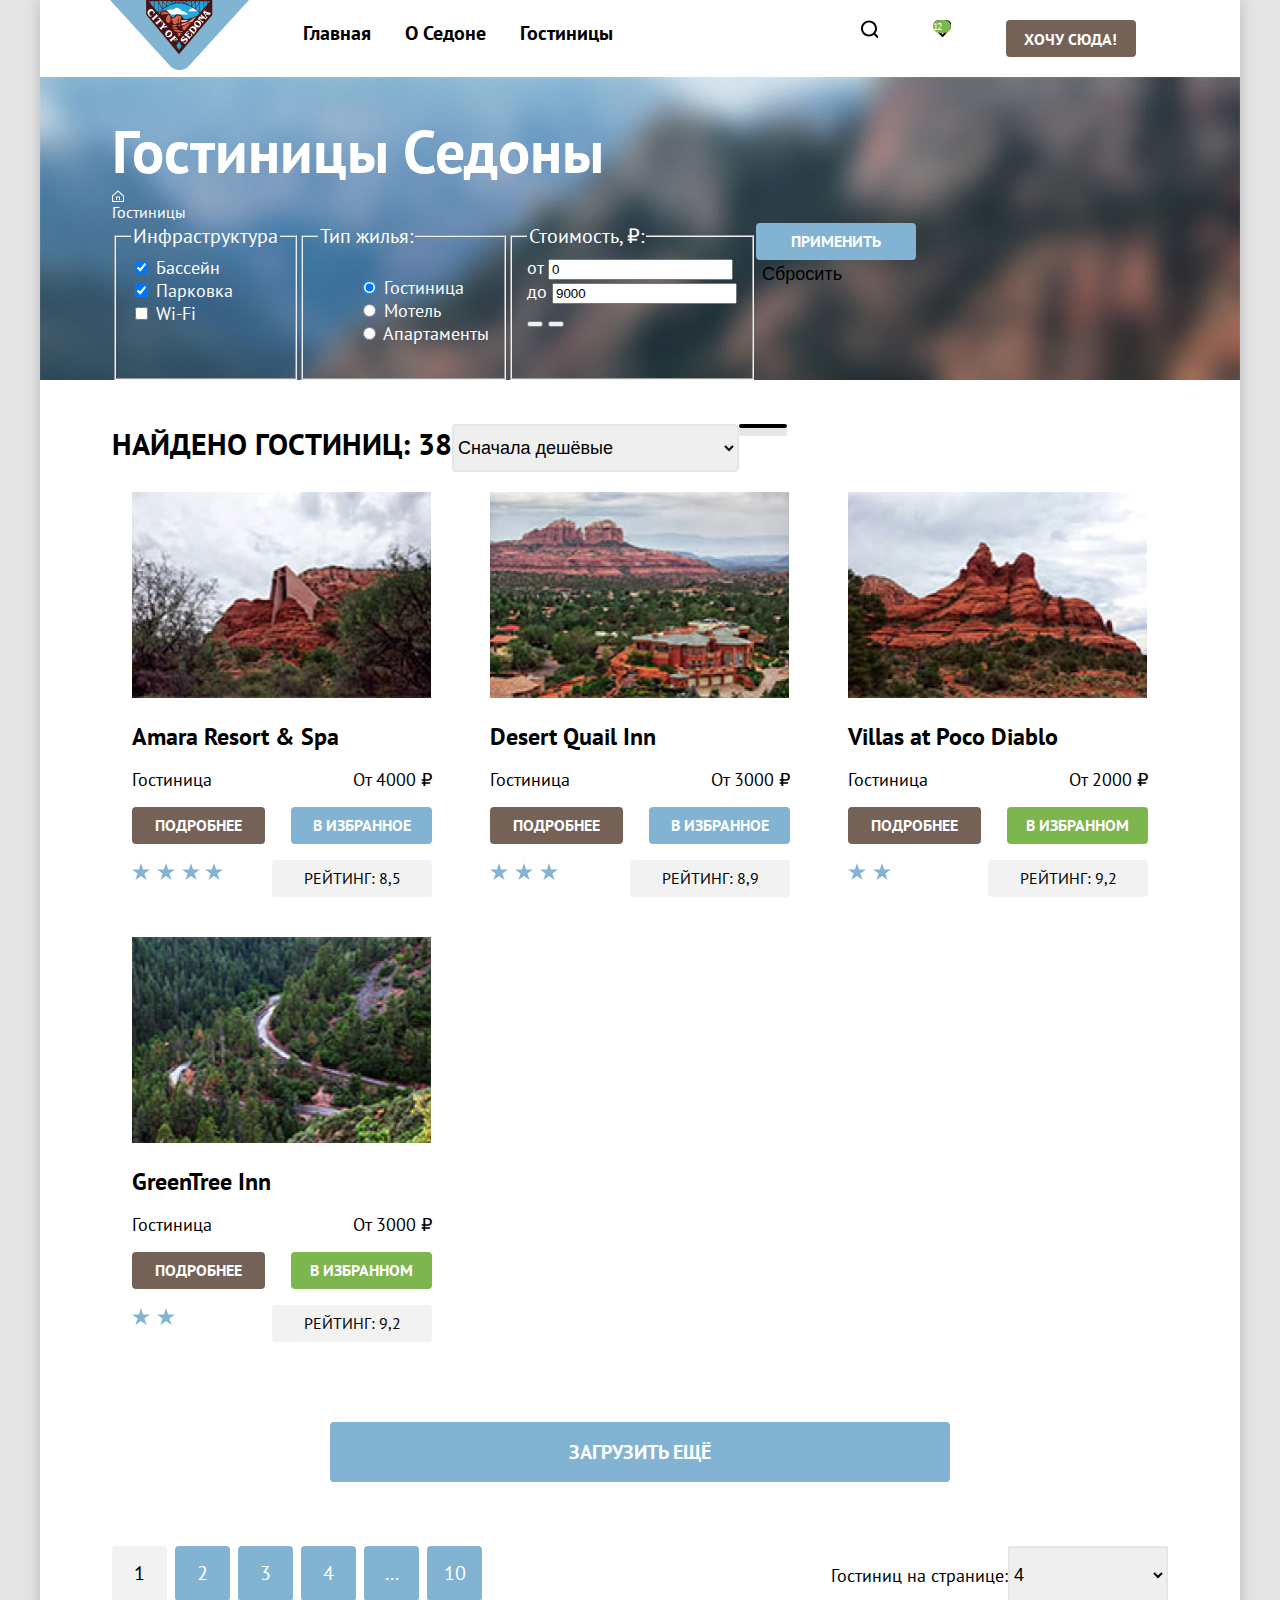
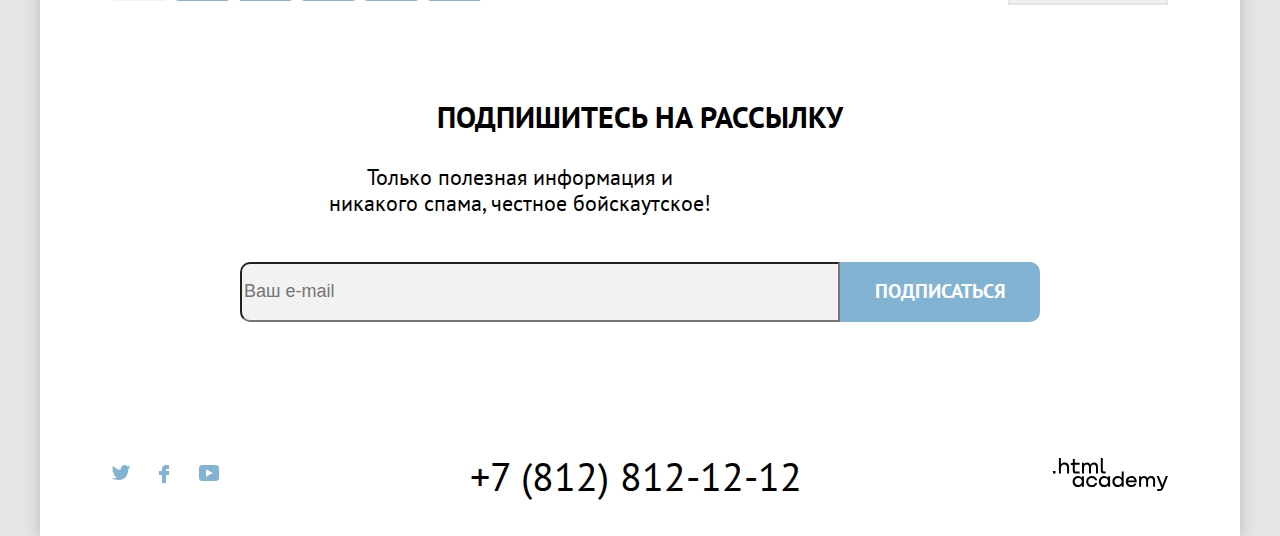
<file: 5/catalog.html>
<!DOCTYPE html>
<html lang="ru">
  <head>
    <meta charset="utf-8">
    <title>Гостиницы Седоны</title>
    <link rel="stylesheet" href="styles/styles.css">
    <base href="https://htmlacademy-htmlcss.github.io/598695-sedona-33/5/">
</head>
  <body>
    <header class="page-header">
      <nav class="navigation"> 
        <a class="page-header-logo" href="index.html">
        <img src="images/logo.svg" alt="Логотип Седоны" width="139" height="70">
        </a>
        <ul class="navigation-list list-reset">
          <li class="navigation-item">
            <a class="navigation-link" href="index.html">Главная</a>
          </li>
          <li class="navigation-item">
            <a class="navigation-link" href="#">О Седоне</a>
          </li>
          <li class="navigation-item">
            <a class="navigation-link navigation-link-current">Гостиницы</a>
          </li>
        </ul>
        <ul class="navigation-user">
          <li class="navigation-item">
            <a class="navigation-user-link search-icon" href="#">
              <span class="visually-hidden">Поиск</span>
            </a>
          </li>
          <li class="navigation-item">
            <a class="navigation-user-link favorites-icon" href="#">
              <span class="visually-hidden">Избранное</span>
              <span class="number">12</span>
            </a>
          </li>
          <li class="navigation-item">
            <a class="navigation-user-link button" href="#">Хочу сюда!</a>
          </li>
        </ul>
      </nav>
    </header>
    <main class="main main-container">
      <section class="filter">
        <div class="filter-indent">
        <h1 class="filter-item"> Гостиницы Седоны</h1>
          <ul class="breadcrumbs list-reset">
            <li class="breadcrumbs-item">
              <a class="breadcrumbs-link breadcrumbs-icon-home" href="index.html">
                <span class="visually-hidden">Главная страница</span>
              </a>
            </li>
            <li class="breadcrumbs-item">
              <a class="breadcrumbs">Гостиницы</a>
            </li>
          </ul>
        <div class="catalog-filter">
          <h2 class="visually-hidden">Основные критерии поиска гостиницы</h2>
          <form class="catalog-filter-point" action="https://echo.htmlacademy.ru/" method="get">
            <fieldset class="catalog-filter-group">
              <legend class="catalog-filter-title">Инфраструктура</legend>
                <ul class="catalog-filter-list list-reset">
                  <li class="catalog-filter-item">
                    <label class="control">
                      <input class="control-input" type="checkbox" name="swimming-pool" checked>
                      Бассейн
                      </label>
                  </li>
                  <li class="catalog-filter-item">
                    <label class="control">
                      <input class="control-input" type="checkbox" name="parking" checked>
                      Парковка
                    </label>
                  </li>
                  <li class="catalog-filter-item">
                    <label class="control">
                      <input class="control-input" type="checkbox" name="wi-fi">
                      Wi-Fi
                    </label>
                  </li>
                </ul>
            </fieldset>
            <fieldset class="catalog-filter-group">
              <legend class="catalog-filter-title">Тип жилья:</legend>
                <ul class="catalog-filter-list">
                  <li class="catalog-filter-item">
                    <label class="control">
                      <input class="control-input" type="radio" name="hotel-group" value="hotel" checked>
                      Гостиница
                    </label>
                  </li>
                  <li class="catalog-filter-item">
                    <label class="control">
                      <input class="control-input" type="radio" name="hotel-group" value="motel">
                      Мотель
                    </label>
                  </li>
                  <li class="catalog-filter-item">
                    <label class="control">
                      <input class="control-input" type="radio" name="hotel-group" value="apartments">
                      Апартаменты
                    </label>
                  </li>
                </ul>
            </fieldset>
            <fieldset class="catalog-filter-group">
              <legend class="catalog-filter-title">Стоимость, ₽:</legend>
              <div class="price-control">
                <div class="meaning">
                  <label class="control">от</label>
                  <input type="text" name="minimum-price" value="0">
                </div>
                <div class="meaning">
                  <label class="control">до</label>
                  <input type="text" name="maximum-price" value="9000">
                </div>
              </div>
              <div class="range-price">
                <button class="range-start">
                  <span class="visually-hidden">Цена от</span>
                </button>
                <button class="range-end">
                  <span class="visually-hidden">Цена до</span>
                </button>
              </div>  
            </fieldset>
            <div class="action">
              <button class="button button-submit" type="submit">Применить</button>
              <button class="button-reset" type="reset">Сбросить</button>
            </div>
          </form>
        </div>
        </div>
      </section>
      <div class="block-result">
      <section class="result">
        <h3 class="result-title">Найдено гостиниц: 38</h3>
        <select class="select-control" aria-label="Сортировка">
          <option value="cheap">Сначала дешёвые</option>
          <option value="expensive">Сначала дорогое</option>
          <option value="popular">Сначала популярное</option>
        </select>
        <div class="result-view">
           <a class="result-view-icon result-view-icon-tile result-view-icon-current" href="#">
          <span class="visually-hidden">Показать карточки</span>
          </a>
          <a href="#" class="result-view-icon result-view-icon-slaider">
            <span class="visually-hidden">Показать слайды</span>
          </a>
          <a href="#" class="result-view-icon result-view-icon-list">
            <span class="visually-hidden">Показать список</span>
          </a>
        </div>
      </section>
      <section class="hotel-search">
      <ul class="hotel-search-list list-reset">
        <li class="hotel-card">
          <a class="hotel-card-image" href="hotel.html">
            <img src="images/hotel-1.jpg" alt="Первая картинка" width="299" height="206">
          </a>
          <a class="hotel-card-link" href="hotel.html">
            <h4 class="hotel-card-title">Amara Resort & Spa</h4>
          </a>
          <div class="hotel-card-wrapper">
            <span class="hotel-card-type">Гостиница</span>
            <span class="hotel-card-price">От 4000 ₽</span>
          </div>
          <div class="hotel-card-buttons">
            <a class="hotel-card-more button" href="#">Подробнее</a>
            <a class="hotel-card-favorites button" href="#">В избранное</a>
          </div>
          <div class="rating-result">
            <div class="four-stars">
              <img src="images/four-stars.svg" alt="Четыре звезды" width="91" height="17">
              <span class="visually-hidden">Четыре звезды</span>
            </div>
            <p class="rating">Рейтинг: 8,5</p>
          </div>
        </li>
        <li class="hotel-card">
          <a class="hotel-card-image" href="hotel.html">
            <img src="images/hotel-2.jpg" alt="Вторая картинка" width="299" height="206">
          </a>
          <a class="hotel-card-link" href="hotel.html">
            <h4 class="hotel-card-title">Desert Quail Inn</h4>
          </a>
          <div class="hotel-card-wrapper">
            <span class="hotel-card-type">Гостиница</span>
            <span class="hotel-card-price">От 3000 ₽</span>
          </div>
          <div class="hotel-card-buttons">
            <a class="hotel-card-more button" href="#">Подробнее</a>
            <a class="hotel-card-favorites button" href="#">В избранное</a>
          </div>
          <div class="rating-result">
            <div class="three-stars">
              <img src="images/three-stars.svg" alt="Три звезды" width="68" height="17">
              <span class="visually-hidden">Три звезды</span>
            </div>
            <p class="rating">Рейтинг: 8,9</p>
          </div>
        </li>
        <li class="hotel-card">
          <a class="hotel-card-image" href="hotel.html">
            <img src="images/hotel-3.jpg" alt="Третья картинка" width="299" height="206">
          </a>
          <a class="hotel-card-link" href="hotel.html">
            <h4 class="hotel-card-title">Villas at Poco Diablo</h4>
          </a>
          <div class="hotel-card-wrapper">
            <span class="hotel-card-type">Гостиница</span>
            <span class="hotel-card-price">От 2000 ₽</span>
          </div>
          <div class="hotel-card-buttons">
            <a class="hotel-card-more button" href="#">Подробнее</a>
            <a class="hotel-card-favorites button hotel-card-favorites-current" href="#">В избранном</a>
          </div>
          <div class="rating-result">
            <div class="two-stars">
              <img src="images/two-stars.svg" alt="Две звезды" width="43" height="17">
              <span class="visually-hidden">Две звезды</span>
            </div>
            <p class="rating">Рейтинг: 9,2</p>
          </div>
        </li>
        <li class="hotel-card">
          <a class="hotel-card-image" href="hotel.html">
            <img src="images/hotel-4.jpg" alt="Четвертая картинка" width="299" height="206">
          </a>
          <a class="hotel-card-link" href="hotel.html">
            <h4 class="hotel-card-title">GreenTree Inn</h4>
          </a>
          <div class="hotel-card-wrapper">
            <span class="hotel-card-type">Гостиница</span>
            <span class="hotel-card-price">От 3000 ₽</span>
          </div>
          <div class="hotel-card-buttons">
            <a class="hotel-card-more button" href="#">Подробнее</a>
            <a class="hotel-card-favorites button hotel-card-favorites-current" href="#">В избранном</a>
          </div>
          <div class="rating-result">
            <div class="two-stars">
              <img src="images/two-stars.svg" alt="Две звезды" width="43" height="17">
              <span class="visually-hidden">Две звезды</span>
            </div>
            <p class="rating">Рейтинг: 9,2</p>
          </div>
        </li>
      </ul>
    </div>
    <div class="add-search-result">
      <a class="add-search-result-link button" href="#">Загрузить ещё</a>
    </div>
  </section>
    <section class="search-pages">
      <h2 class="visually-hidden">Найденные страницы</h2>
        <ul class="pagination list-reset">
          <li class="pagination-item">
            <a class="pagination-link pagination-current">1</a>
          </li>
          <li class="pagination-item">
            <a class="pagination-link" href="#">2</a>
          </li>
          <li class="pagination-item">
            <a class="pagination-link" href="#">3</a>
          </li>
          <li class="pagination-item">
            <a class="pagination-link" href="#">4</a>
          </li>
          <li class="pagination-item">
            <a class="pagination-link" href="#">...</a>
          </li>
          <li class="pagination-item">
            <a class="pagination-link" href="#">10</a>
          </li>
        </ul>
        <div class="result-number">
          <p>Гостиниц на странице:</p>
            <select class="select-page" aria-label="Количество гостиниц">
              <option value="for">4</option>
              <option value="six">6</option>
            </select>
        </div>
    </section>
  </main>
  <footer class="page-footer">
    <section class="newsletter">
      <h4 class="newsletter-title">Подпишитесь на рассылку</h4>
      <p class="newsletter-description">Только полезная информация и никакого спама,
      честное бойскаутское!</p>
      <form class="newsletter-form" action="https://echo.htmlacademy.ru/" method="post">
        <input class="newsletter-form-input" placeholder="Ваш e-mail" type="email" name="newsletter-email" id="newsletter-email" required>
        <button class="button newsletter-button" type="submit">Подписаться</button>
      </form>
    </section>
    <section class="footer-contacts">
      <h2 class="visually-hidden">Контакты</h2>
      <ul class="footer-contacts-social list-reset social-list">
        <li class="social-item">
          <a class="social-link social-link-twitter" href="https://twitter.com/htmlacademy_ru">
            <span class="visually-hidden">Твиттер</span>
          </a>
        </li>
        <li class="social-item">
          <a class="social-link social-link-facebook" href="https://www.facebook.com/htmlacademy">
            <span class="visually-hidden">Фейсбук</span>
          </a>
        </li>
        <li class="social-item">
          <a class="social-link social-link-youtube" href="https://www.youtube.com/user/htmlacademyru">
            <span class="visually-hidden">Ютуб</span>
          </a>
        </li>
      </ul>
      <a class="footer-contacts-phone" href="tel:+78128121212">+7 (812) 812-12-12</a>
      <a class="footer-contacts-htmlacademy" href="https://htmlacademy.ru/">
        <img src="images/logo2.svg" alt="Логотип .html academy" width="115" height="33">
       </a>
    </section>
  </footer>
</body>

</html>
</file>
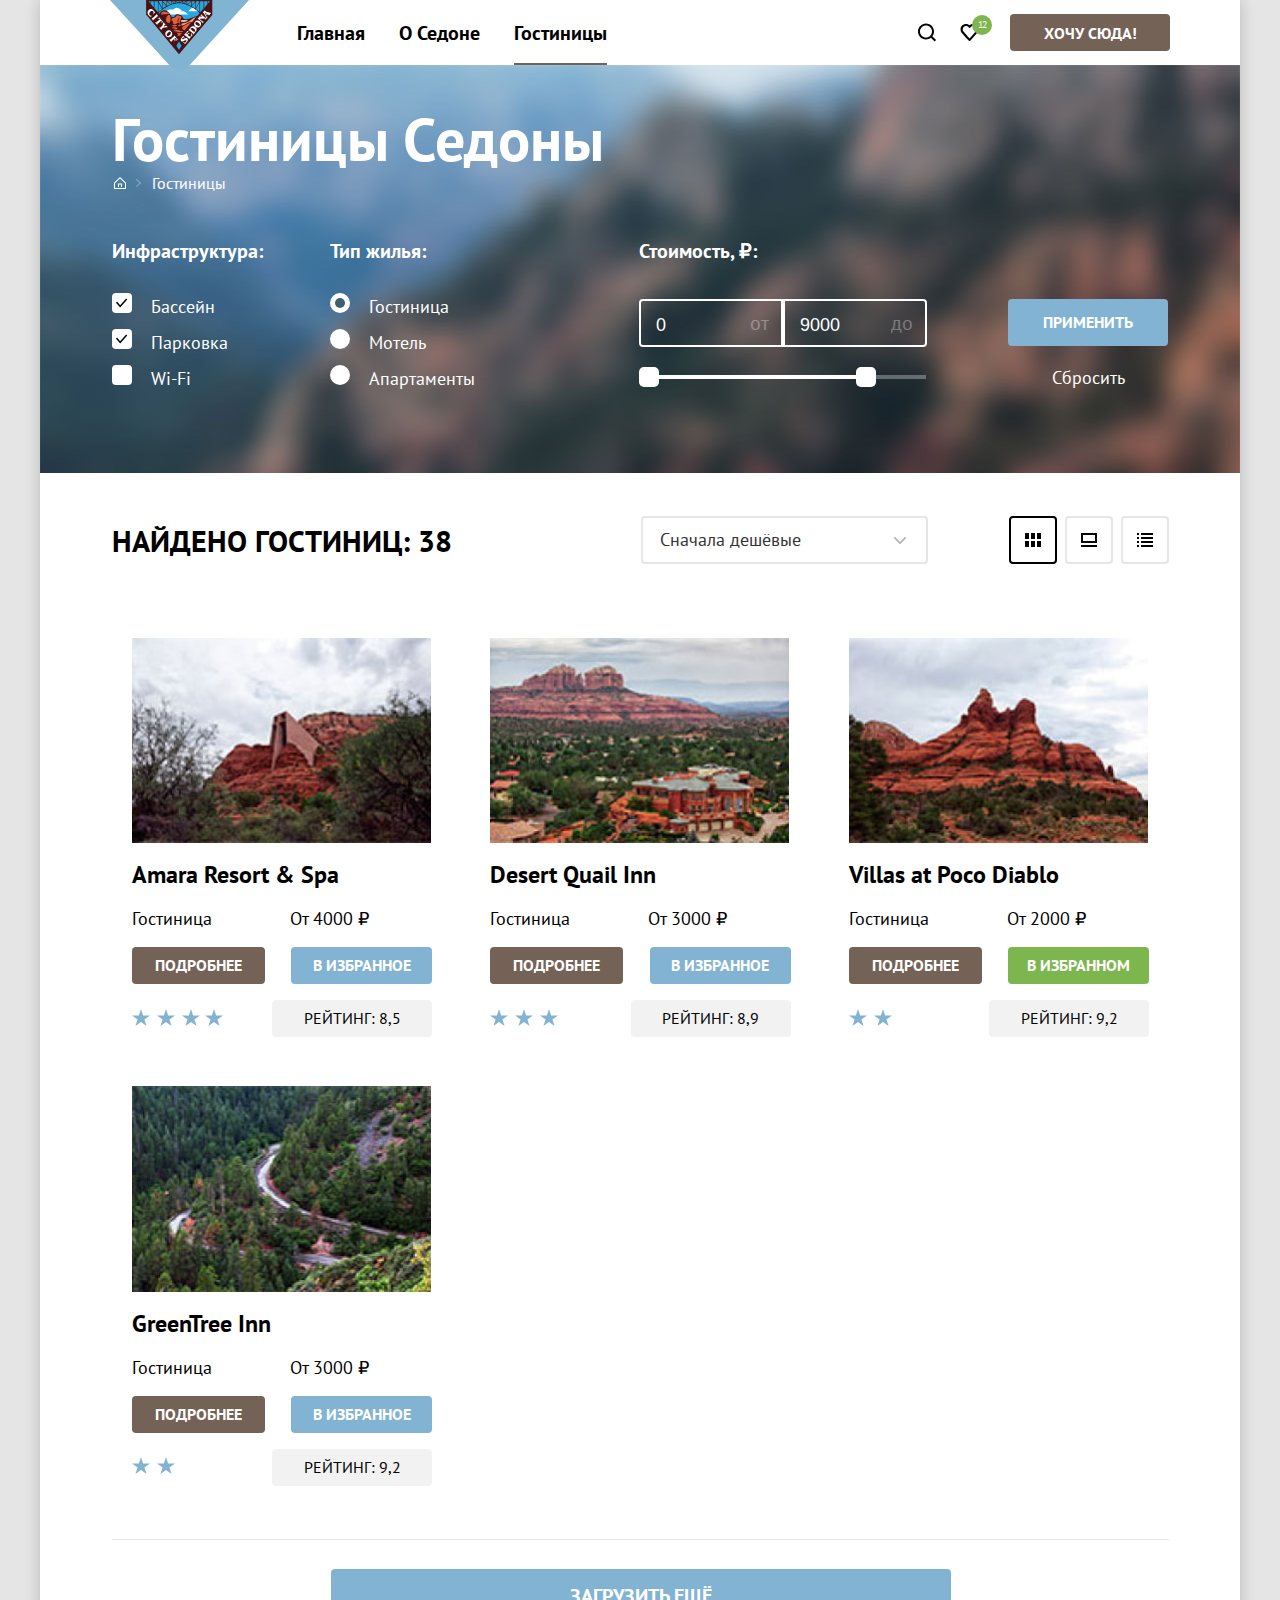
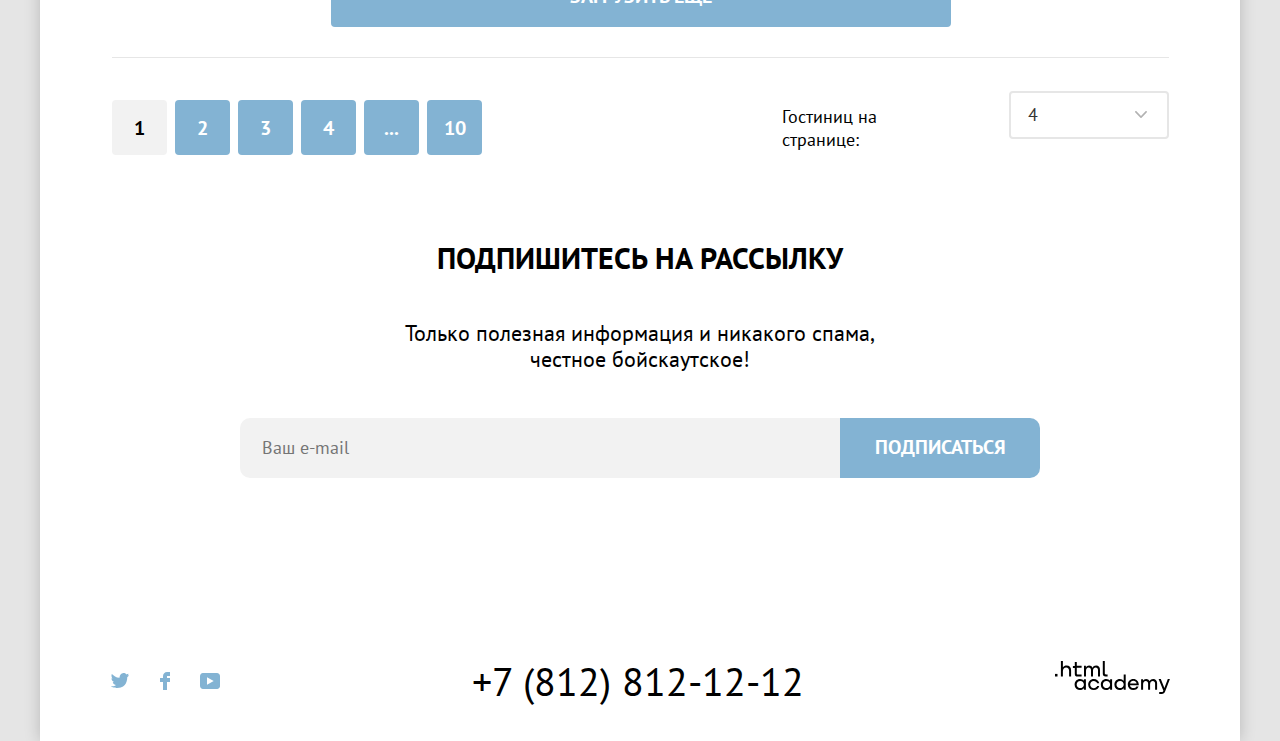
<file: 6/catalog.html>
<!DOCTYPE html>
<html lang="ru">

<head>
  <meta charset="utf-8">
  <title>Гостиницы Седоны</title>
  <link rel="stylesheet" href="styles/styles.css">
  <base href="https://htmlacademy-htmlcss.github.io/598695-sedona-33/6/">
</head>

<body>
  <header class="page-header">
    <nav class="navigation">
      <a class="page-header-logo" href="index.html">
        <img src="images/logo.svg" alt="Логотип Седоны" width="139" height="70">
      </a>
      <ul class="navigation-list list-reset">
        <li class="navigation-item">
          <a class="navigation-link" href="index.html">Главная</a>
        </li>
        <li class="navigation-item">
          <a class="navigation-link" href="#">О Седоне</a>
        </li>
        <li class="navigation-item navigation-item-current">
          <a class="navigation-link">Гостиницы</a>
        </li>
      </ul>
      <ul class="navigation-user">
        <li class="navigation-user-item">
          <a class="navigation-user-link navigation-user-icon" href="#">
            <span class="visually-hidden">Поиск</span>
            <svg width="20" height="19" viewBox="0 0 20 19" fill="none" xmlns="http://www.w3.org/2000/svg">
              <path d="M19.0257 17.05L15.3152 13.35C16.318 12.05 17.02 10.35 17.02 8.44995C17.02 4.04995 13.4098 0.449951 8.99732 0.449951C4.58483 0.449951 0.974609 4.14995 0.974609 8.54995C0.974609 12.95 4.58483 16.55 8.99732 16.55C10.8024 16.55 12.5072 15.95 13.9112 14.85L17.6217 18.55L19.0257 17.05ZM8.99732 14.55C5.68795 14.55 2.98029 11.85 2.98029 8.54995C2.98029 5.24995 5.68795 2.54995 8.99732 2.54995C12.3067 2.54995 15.0143 5.24995 15.0143 8.54995C15.0143 11.85 12.3067 14.55 8.99732 14.55Z"></path>
            </svg>
          </a>
        </li>
        <li class="navigation-user-item">
          <a class="navigation-user-link navigation-user-icon" href="#">
            <span class="visually-hidden">Избранное</span>
            <span class="navigation-user-number">12</span>
            <svg width="19" height="17" viewBox="0 0 19 17" fill="none" xmlns="http://www.w3.org/2000/svg">
              <path d="M9.44382 17C9.14296 17 8.84211 16.9 8.64155 16.6C3.22622 10.5 1.92253 9.1 1.62168 8.7C0.91969 7.8 0.518555 6.6 0.518555 5.4C0.518555 2.4 2.92537 0 6.03416 0C7.33785 0 8.54126 0.5 9.5441 1.3C10.5469 0.5 11.8506 0 13.054 0C16.0625 0 18.5696 2.4 18.5696 5.4C18.5696 6.7 18.0682 7.9 17.266 8.8L10.2461 16.7C10.0455 16.9 9.84495 17 9.44382 17ZM3.42679 7.5C3.72764 7.9 6.93672 11.5 9.5441 14.4L15.7617 7.4C16.2631 6.9 16.4637 6.2 16.4637 5.4C16.4637 3.6 14.9594 2.1 13.1543 2.1C12.1515 2.1 11.1486 2.6 10.4467 3.4C10.1458 3.7 9.84495 3.8 9.5441 3.8C9.24325 3.8 8.9424 3.6 8.74183 3.4C8.03984 2.6 7.037 2.1 6.03416 2.1C4.22906 2.1 2.7248 3.6 2.7248 5.4C2.62452 6.3 3.02565 7 3.42679 7.5C3.3265 7.5 3.3265 7.5 3.42679 7.5Z"></path>
            </svg>
          </a>
        </li>
        <li class="navigation-user-item">
          <a class="navigation-user-button button" href="#">Хочу сюда!</a>
        </li>
      </ul>
    </nav>
  </header>
  <main class="main main-container">
    <section class="filter">
      <h1 class="filter-title"> Гостиницы Седоны</h1>
      <ul class="breadcrumbs-list list-reset">
        <li class="breadcrumbs-item">
          <a class="breadcrumbs-link breadcrumbs-link-home" href="index.html">
            <svg width="12" height="12" viewBox="0 0 12 12" fill="none" xmlns="http://www.w3.org/2000/svg">
              <path d="M6 0L0 5.80006V12.0001H12V5.80006L6 0ZM11 11.0001H1V6.20005L6 1.4L11 6.20005V11.0001Z"></path>
              <path d="M4 10.0001H5V7.50005H7V10.0001H8V6.50005H4V10.0001Z"></path>
            </svg>
          </a>
        </li>
        <li class="breadcrumbs-item">
          <a class="breadcrumbs-link">Гостиницы</a>
        </li>
      </ul>
      <div class="catalog-filter">
        <h2 class="visually-hidden">Основные критерии поиска гостиницы</h2>
        <form class="catalog-filter-form" action="https://echo.htmlacademy.ru/" method="get">
          <fieldset class="catalog-filter-group">
            <legend class="catalog-filter-title">Инфраструктура:</legend>
            <ul class="catalog-filter-list">
              <li class="catalog-filter-item">
                <label class="catalog-filter-label">
                  <input class="catalog-filter-check-input visually-hidden" type="checkbox" name="Swimming pool" checked="">
                  <span class="catalog-control-mark"></span>
                  <span class="catalog-control-label">Бассейн</span>
                </label>
              </li>
              <li class="catalog-filter-item">
                <label class="catalog-filter-label">
                  <input class="catalog-filter-check-input visually-hidden" type="checkbox" name="parking" checked="">
                  <span class="catalog-control-mark"></span>
                  <span class="catalog-control-label">Парковка</span>
                </label>
              </li>
              <li class="catalog-filter-item">
                <label class="catalog-filter-label">
                  <input class="catalog-filter-check-input visually-hidden filter-control-input" type="checkbox" name="Wi-Fi">
                  <span class="catalog-control-mark"></span>
                  <span class="catalog-control-label">Wi-Fi</span>
                </label>
              </li>
            </ul>
          </fieldset>
          <fieldset class="catalog-filter-group">
            <legend class="catalog-filter-title">Тип жилья:</legend>
            <ul class="catalog-filter-list">
              <li class="catalog-filter-item">
                <label class="catalog-filter-label">
                  <input class="catalog-filter-radio-input visually-hidden" type="radio" name="housing-type" value="hotel" checked="">
                  <span class="catalog-control-mark"></span>
                  <span class="catalog-control-label">Гостиница</span>
                </label>
              </li>
              <li class="catalog-filter-item">
                <label class="catalog-filter-label">
                  <input class="catalog-filter-radio-input visually-hidden" type="radio" name="housing-type" value="motel">
                  <span class="catalog-control-mark"></span>
                  <span class="catalog-control-label">Мотель</span>
                </label>
              </li>
              <li class="catalog-filter-item">
                <label class="catalog-filter-label">
                  <input class="catalog-filter-radio-input visually-hidden" type="radio" name="housing-type" value="apartments">
                  <span class="catalog-control-mark"></span>
                  <span class="catalog-control-label">Апартаменты</span>
                </label>
              </li>
            </ul>
          </fieldset>
          <fieldset class="catalog-filter-price catalog-filter-group">
            <legend class="catalog-filter-title">Стоимость, ₽:</legend>
            <div class="catalog-filter-range">
              <div class="catalog-filter-price-controls">
                <div class="catalog-filter-price-controls-container">
                  <input class="catalog-filter-price-input catalog-filter-price-input-min" type="text" name="min-price" id="min-price" value="0">
                  <label class="catalog-filter-price-label" for="min-price">от</label>
                </div>
                <div class="catalog-filter-price-controls-container">
                  <input class="catalog-filter-price-input catalog-filter-price-input-max" type="text" name="max-price" id="max-price" value="9000">
                  <label class="catalog-filter-price-label" for="max-price">до</label>
                </div>
              </div>
              <div class="catalog-filter-range-controls">
                <button class="catalog-filter-toggle catalog-filter-toggle-min" type="button"><span class="visually-hidden">Минимальное значение</span></button>
                <button class="catalog-filter-toggle catalog-filter-toggle-max" type="button"><span class="visually-hidden">Максимальное значение</span></button>
              </div>
            </div>
          </fieldset>
          <fieldset class="catalog-filter-button catalog-filter-group">
            <button class="catalog-filter-submit button" type="submit">Применить</button>
            <button class="catalog-filter-reset" type="reset">Сбросить</button>
          </fieldset>
        </form>
      </div>
    </section>
    <div class="block-result">
      <section class="result">
        <h3 class="result-title">Найдено гостиниц: 38</h3>
        <select class="select-control" aria-label="Сортировка">
          <option value="cheap">Сначала дешёвые</option>
          <option value="expensive">Сначала дорогое</option>
          <option value="popular">Сначала популярное</option>
        </select>
        <div class="result-view">
          <a class="result-view-icon result-view-icon-tile result-view-icon-current" href="#">
            <span class="visually-hidden">Показать карточки</span>
          </a>
          <a href="#" class="result-view-icon result-view-icon-slaider">
            <span class="visually-hidden">Показать слайды</span>
          </a>
          <a href="#" class="result-view-icon result-view-icon-list">
            <span class="visually-hidden">Показать список</span>
          </a>
        </div>
      </section>
      <section class="hotel-search">
        <ul class="hotel-search-list list-reset">
          <li class="hotel-card">
            <a class="hotel-card-image" href="hotel.html">
              <img src="images/hotel-1.jpg" alt="Первая картинка" width="299" height="206">
            </a>
            <a class="hotel-card-link" href="hotel.html">
              <h4 class="hotel-card-title">Amara Resort & Spa</h4>
            </a>
            <div class="hotel-card-wrapper">
              <span class="hotel-card-type">Гостиница</span>
              <span class="hotel-card-price">От 4000 ₽</span>
            </div>
            <div class="hotel-card-buttons">
              <a class="hotel-card-more button" href="#">Подробнее</a>
              <a class="hotel-card-favorites button" href="#">В избранное</a>
            </div>
            <div class="rating-result">
              <div class="four-stars">
                <img src="images/four-stars.svg" alt="Четыре звезды" width="91" height="17">
                <span class="visually-hidden">Четыре звезды</span>
              </div>
              <p class="rating">Рейтинг: 8,5</p>
            </div>
          </li>
          <li class="hotel-card">
            <a class="hotel-card-image" href="hotel.html">
              <img src="images/hotel-2.jpg" alt="Вторая картинка" width="299" height="206">
            </a>
            <a class="hotel-card-link" href="hotel.html">
              <h4 class="hotel-card-title">Desert Quail Inn</h4>
            </a>
            <div class="hotel-card-wrapper">
              <span class="hotel-card-type">Гостиница</span>
              <span class="hotel-card-price">От 3000 ₽</span>
            </div>
            <div class="hotel-card-buttons">
              <a class="hotel-card-more button" href="#">Подробнее</a>
              <a class="hotel-card-favorites button" href="#">В избранное</a>
            </div>
            <div class="rating-result">
              <div class="three-stars">
                <img src="images/three-stars.svg" alt="Три звезды" width="68" height="17">
                <span class="visually-hidden">Три звезды</span>
              </div>
              <p class="rating">Рейтинг: 8,9</p>
            </div>
          </li>
          <li class="hotel-card">
            <a class="hotel-card-image" href="hotel.html">
              <img src="images/hotel-3.jpg" alt="Третья картинка" width="299" height="206">
            </a>
            <a class="hotel-card-link" href="hotel.html">
              <h4 class="hotel-card-title">Villas at Poco Diablo</h4>
            </a>
            <div class="hotel-card-wrapper">
              <span class="hotel-card-type">Гостиница</span>
              <span class="hotel-card-price">От 2000 ₽</span>
            </div>
            <div class="hotel-card-buttons">
              <a class="hotel-card-more button" href="#">Подробнее</a>
              <a class="hotel-card-favorites button hotel-card-favorites-current" href="#">В избранном</a>
            </div>
            <div class="rating-result">
              <div class="two-stars">
                <img src="images/two-stars.svg" alt="Две звезды" width="43" height="17">
                <span class="visually-hidden">Две звезды</span>
              </div>
              <p class="rating">Рейтинг: 9,2</p>
            </div>
          </li>
          <li class="hotel-card">
            <a class="hotel-card-image" href="hotel.html">
              <img src="images/hotel-4.jpg" alt="Четвертая картинка" width="299" height="206">
            </a>
            <a class="hotel-card-link" href="hotel.html">
              <h4 class="hotel-card-title">GreenTree Inn</h4>
            </a>
            <div class="hotel-card-wrapper">
              <span class="hotel-card-type">Гостиница</span>
              <span class="hotel-card-price">От 3000 ₽</span>
            </div>
            <div class="hotel-card-buttons">
              <a class="hotel-card-more button" href="#">Подробнее</a>
              <a class="hotel-card-favorites button" href="#">В избранное</a>
            </div>
            <div class="rating-result">
              <div class="two-stars">
                <img src="images/two-stars.svg" alt="Две звезды" width="43" height="17">
                <span class="visually-hidden">Две звезды</span>
              </div>
              <p class="rating">Рейтинг: 9,2</p>
            </div>
          </li>
        </ul>
        <div class="add-search-result">
          <a class="add-search-result-link button" href="#">Загрузить ещё</a>
        </div>
      </section>
      <section class="search-pages">
        <h2 class="visually-hidden">Найденные страницы</h2>
        <ul class="pagination list-reset">
          <li class="pagination-item">
            <a class="pagination-link pagination-current">1</a>
          </li>
          <li class="pagination-item">
            <a class="pagination-link" href="#">2</a>
          </li>
          <li class="pagination-item">
            <a class="pagination-link" href="#">3</a>
          </li>
          <li class="pagination-item">
            <a class="pagination-link" href="#">4</a>
          </li>
          <li class="pagination-item">
            <a class="pagination-link" href="#">...</a>
          </li>
          <li class="pagination-item">
            <a class="pagination-link" href="#">10</a>
          </li>
        </ul>
        <div class="result-number">
          <p class="result-type">Гостиниц на странице:</p>
          <select class="select-control select-page" aria-label="Количество гостиниц">
            <option value="for">4</option>
            <option value="six">6</option>
          </select>
        </div>
      </section>
    </div>
  </main>
  <footer class="page-footer">
    <section class="newsletter newsletter-page">
      <h4 class="newsletter-title">Подпишитесь на рассылку</h4>
      <p class="newsletter-description">Только полезная информация и никакого спама, <br>честное бойскаутское!</p>
      <form class="newsletter-form" action="https://echo.htmlacademy.ru/" method="post">
        <input class="newsletter-form-input input-error" placeholder="Ваш e-mail" type="email" name="newsletter-email" id="newsletter-email" required>
        <button class="button newsletter-button" type="submit">Подписаться</button>
      </form>
    </section>
    <section class="footer-contacts">
      <h2 class="visually-hidden">Контакты</h2>
      <ul class="footer-contacts-social social-list">
        <li class="social-item">
          <a class="social-link social-link-twitter" href="https://twitter.com/htmlacademy_ru">
            <span class="visually-hidden">Твиттер</span>
            <svg width="18" height="15" viewBox="0 0 18 15" fill="none" xmlns="http://www.w3.org/2000/svg">
              <path d="M11.6 0.200056C13.4 -0.299944 14.8 0.500056 15.4 1.40006C16.1 1.20006 16.8 0.900056 17.5 0.700056C17.5 1.60006 16.9 2.20006 16.6 2.50006C17.3 2.60006 18 1.90006 18 1.90006C17.8 2.90006 16.9 3.70006 16.3 3.90006C16.1 10.7001 13 15.1001 5.7 15.0001C5.1 15.0001 5.8 15.0001 5.2 15.0001C4.8 15.0001 0.8 14.5001 0 13.1001C2.4 13.3001 4.1 12.7001 5 11.9001C4 11.6001 2.1 11.5001 1.8 9.00006C2.2 9.10006 2.4 9.20006 3.1 9.10006C1.8 8.30006 0.4 7.50006 0.5 5.30006C0.8 5.60006 1.6 5.80006 1.9 5.80006C1.1 5.60006 -0.2 2.50006 0.9 0.900056C2.8 2.80006 4.9 4.50006 8.5 4.70006C8.7 2.30006 9.7 0.800056 11.6 0.200056Z"></path>
            </svg>
          </a>
        </li>
        <li class="social-item">
          <a class="social-link social-link-facebook" href="https://www.facebook.com/htmlacademy">
            <span class="visually-hidden">Фейсбук</span>
            <svg width="10" height="18" viewBox="0 0 10 18" fill="none" xmlns="http://www.w3.org/2000/svg">
              <path d="M7 0C4.8 0 3 1.8 3 4V6H0V10H3V18H7V10H10V6H7V4H10V0H7Z"></path>
            </svg>
          </a>
        </li>
        <li class="social-item">
          <a class="social-link social-link-youtube" href="https://www.youtube.com/user/htmlacademyru">
            <span class="visually-hidden">Ютуб</span>
            <svg width="20" height="16" viewBox="0 0 20 16" fill="none" xmlns="http://www.w3.org/2000/svg">
              <path d="M17 0H2.9C1.2 0 0 1.5 0 3.2V12.7C0 14.5 1.2 16 2.9 16H17.2C18.7 16 20.1 14.5 20.1 12.8V3.2C19.9 1.5 18.7 0 17 0ZM7 11.8V4.2L13.7 8L7 11.8Z"></path>
            </svg>
          </a>
        </li>
      </ul>
      <a class="footer-contacts-phone" href="tel:+78128121212">+7 (812) 812-12-12</a>
      <a class="footer-contacts-htmlacademy" href="https://htmlacademy.ru/">
        <svg class="logo-html-icon" width="115" height="34" viewBox="0 0 115 34" fill="none" xmlns="http://www.w3.org/2000/svg">
          <path d="M0 12.8999V15.4999H2.5V12.8999H0Z"></path>
          <path d="M11.5999 4.5C9.9999 4.5 8.7999 5.2 7.9999 6.2H7.8999V0H5.8999V15.5H7.8999V10.2C7.8999 8.1 9.1999 6.6 11.1999 6.6C12.9999 6.6 14.0999 8 14.0999 9.8V15.5H16.0999V9.4C16.1999 6.4 14.2999 4.5 11.5999 4.5Z"></path>
          <path d="M26.5999 4.8001H21.7999V1.1001H19.7999V4.9001H17.8999V6.9001H19.7999V12.9001C19.7999 14.6001 20.7999 15.6001 22.4999 15.6001H26.5999V13.6001H22.8999C22.1999 13.6001 21.7999 13.2001 21.7999 12.5001V6.8001H26.5999V4.8001Z"></path>
          <path d="M41.1 4.6001C39.5 4.6001 38.2 5.4001 37.6 6.7001H37.5C36.9 5.5001 35.7 4.6001 34.1 4.6001C32.7 4.6001 31.6 5.4001 31 6.4001H30.9V4.8001H29V15.4001H31V10.0001C31 8.0001 32 6.5001 33.6 6.5001C35.1 6.5001 36 7.5001 36 9.1001V15.4001H38V9.8001C38 7.4001 39.4 6.5001 40.6 6.5001C42.1 6.5001 43 7.5001 43 9.1001V15.4001H45V8.9001C45.1 6.4001 43.6 4.6001 41.1 4.6001Z"></path>
          <path d="M47.8 12.7C47.8 14.4 48.8 15.4 50.6 15.4H52.6V13.4H50.9001C50.2001 13.4 49.8 13 49.8 12.3V0H47.8V12.7Z"></path>
          <path d="M28.9001 19.6999C28.0001 18.5999 26.7001 17.8999 25.0001 17.8999C21.9001 17.8999 19.6001 20.1999 19.6001 23.4999C19.6001 26.7999 21.9001 29.0999 25.0001 29.0999C26.8001 29.0999 28.0001 28.2999 28.8001 27.1999H28.9001V28.7999H30.9001V18.1999H28.9001V19.6999ZM25.3001 27.0999C23.1001 27.0999 21.7001 25.4999 21.7001 23.4999C21.7001 21.4999 23.1001 19.8999 25.3001 19.8999C27.5001 19.8999 28.9001 21.4999 28.9001 23.4999C28.9001 25.3999 27.5001 27.0999 25.3001 27.0999Z"></path>
          <path d="M44.2 21.9999C43.7 19.5999 41.5999 17.8999 38.7999 17.8999C35.3999 17.8999 33.2 20.3999 33.2 23.4999C33.2 26.5999 35.3999 29.0999 38.7999 29.0999C41.5999 29.0999 43.7 27.2999 44.2 24.8999H42.0999C41.6999 26.1999 40.3999 27.1999 38.7999 27.1999C36.5999 27.1999 35.2 25.5999 35.2 23.5999C35.2 21.5999 36.5999 19.9999 38.7999 19.9999C40.3999 19.9999 41.5999 20.9999 42.0999 22.1999H44.2V21.9999Z"></path>
          <path d="M55.1 19.6999C54.2 18.5999 52.9001 17.8999 51.2001 17.8999C48.1001 17.8999 45.8 20.1999 45.8 23.4999C45.8 26.7999 48.1001 29.0999 51.2001 29.0999C53.0001 29.0999 54.2 28.2999 55 27.1999H55.1V28.7999H57.1V18.1999H55.1V19.6999ZM51.5 27.0999C49.3 27.0999 47.9001 25.4999 47.9001 23.4999C47.9001 21.4999 49.3 19.8999 51.5 19.8999C53.7 19.8999 55.1 21.4999 55.1 23.4999C55.1 25.3999 53.6 27.0999 51.5 27.0999Z"></path>
          <path d="M68.6999 19.7999C67.7999 18.6999 66.4999 17.8999 64.7999 17.8999C61.6999 17.8999 59.3999 20.1999 59.3999 23.4999C59.3999 26.7999 61.5999 29.0999 64.7999 29.0999C66.4999 29.0999 67.7999 28.2999 68.5999 27.2999H68.6999V28.7999H70.6999V13.3999H68.6999V19.7999ZM65.0999 27.0999C62.8999 27.0999 61.4999 25.4999 61.4999 23.4999C61.4999 21.4999 62.8999 19.8999 65.0999 19.8999C67.2999 19.8999 68.6999 21.4999 68.6999 23.4999C68.5999 25.4999 67.1999 27.0999 65.0999 27.0999Z"></path>
          <path d="M78.3 17.8999C75 17.8999 72.8 20.3999 72.8 23.4999C72.8 26.4999 74.9 29.0999 78.3 29.0999C80.8 29.0999 82.8 27.7999 83.5 25.4999H81.4C80.9 26.4999 79.8 27.0999 78.4 27.0999C76.5 27.0999 75.1 25.7999 75 24.1999H83.8C84 20.5999 81.8 17.8999 78.3 17.8999ZM78.3 19.7999C80 19.7999 81.3 20.7999 81.6 22.3999H75.1C75.4 20.8999 76.6 19.7999 78.3 19.7999Z"></path>
          <path d="M98.2001 17.8999C96.6001 17.8999 95.3001 18.6999 94.6001 19.8999H94.5001C93.9001 18.6999 92.7001 17.8999 91.1001 17.8999C89.7001 17.8999 88.6001 18.5999 88.0001 19.6999V18.1999H86.1001V28.7999H88.1001V23.3999C88.1001 21.3999 89.1001 19.9999 90.7001 19.8999C92.2001 19.8999 93.1001 20.8999 93.1001 22.4999V28.7999H95.1001V23.1999C95.1001 20.7999 96.5001 19.8999 97.7001 19.8999C99.2001 19.8999 100.1 20.8999 100.1 22.4999V28.7999H102.1V22.2999C102.2 19.6999 100.7 17.8999 98.2001 17.8999Z"></path>
          <path d="M109.4 27.0001L105.8 18.1001H103.6L108.4 29.7001C108.1 30.6001 107.7 30.9001 106.7 30.9001H104.2V32.9001H106.7C108.5 32.9001 109.5 32.1001 110.2 30.3001L114.9 18.1001H112.8L109.4 27.0001Z"></path>
        </svg>
      </a>
    </section>
  </footer>

</body>

</html>
</file>
<file: styles/styles.css>
@font-face {
  font-style: normal;
  font-weight: 400;
  font-family: "PT Sans";

  font-display: swap;
  src: url("../fonts/ptsans-400.woff2") format("woff2");
}

@font-face {
  font-style: normal;
  font-weight: 700;
  font-family: "PT Sans";

  font-display: swap;
  src: url("../fonts/ptsans-700.woff2") format("woff2");
}

*,
*::before,
*::after {
  box-sizing: border-box;
}

html {
  box-sizing: border-box;
  height: 100%;

  background-color: #e5e5e5;
}

body {
  display: flex;
  flex-direction: column;
  width: 1200px;
  min-height: 100%;
  margin: 0 auto;

  font-size: 20px;
  line-height: 26px;
  font-family: "PT Sans", sans-serif;
  color: #000000;

  background-color: #ffffff;
  box-shadow: 0 0 15px rgba(0, 0, 0, 0.2);
}

.visually-hidden {
  position: absolute;

  width: 1px;
  height: 1px;
  margin: -1px;
  padding: 0;
  overflow: hidden;

  white-space: nowrap;

  border: 0;

  clip: rect(0 0 0 0);
  clip-path: inset(100%);
}

img {
  max-width: 100%;

  object-fit: cover;
}

.main-container {
  flex-grow: 1;
}

.button {
  display: block;
  padding: 9px 0 10px 0;

  font-weight: 700;
  font-size: 16px;
  line-height: 18px;
  font-family: inherit;
  text-align: center;
  color: #ffffff;
  text-transform: uppercase;
  text-decoration: none;

  background-color: #756257;
  border: none;
  border-radius: 4px;
}

.list-reset {
  margin: 0;
  padding: 0;

  list-style: none;
}

.page-header {
  color: #000000;
}

.page-header-logo {
  display: block;
  margin-bottom: -5px;
}

.page-header-logo img {
  display: block;

}

.navigation {
  position: relative;
  z-index: 1;

  display: flex;
  width: 1060px;
  margin: 0 auto;
}

.navigation-list {
  display: flex;
  flex-wrap: wrap;
  width: 450px;
  margin: 0 48px;
  padding: 0;

  list-style-type: none;

}

.navigation-item {
  margin-right: 34px;
  padding: 20px 0 15px;

  border-bottom: 2px solid transparent;
}

.navigation-item-current {
  border-bottom: 2px solid #756257;
}

.navigation-link {
  display: block;

  font-weight: 700;
  color: inherit;
  text-decoration: none;
}

.navigation-link:hover {
  color: #756257;
}


.navigation-link:active {
  color: #756257;

  opacity: 30%;
}

.navigation-user {
  display: flex;
  flex-wrap: wrap;
  align-items: center;
  margin: 0 0 0 auto;
  padding: 0;

  list-style: none;
}

.navigation-user-icon {
  position: relative;

  display: flex;
  justify-content: center;
  align-items: center;
  width: 42px;
  height: 37px;

  text-decoration: none;
}

.navigation-user-number {
  position: absolute;
  top: 1px;
  right: -2px;
  z-index: 1;

  width: 20px;
  height: 20px;
  padding-top: 3px;

  font-size: 10px;
  line-height: 13px;
  text-align: center;
  color: #ffffff;
  letter-spacing: -0.1em;

  background-color: #7db54f;
  border-radius: 50%;
}

.navigation-user-icon svg {
  fill: #000000;
}

.navigation-user-icon:hover svg {
  fill: #756257;
}

.navigation-user-icon:active {
  opacity: 0.3;
}

.navigation-user-button {
  width: 160px;
  margin-left: 20px;
  padding: 9px 15px 8px 15px;

  line-height: 20px;
  color: #ffffff;
}

.navigation-user-button:hover {
  background-color: #615048;
}

.navigation-user-button:active {
  background-color: #615048;
  color: rgba(255, 255, 255, 0.3);
}

.navigation-user-button:focus {
  background-color: #615048;
  outline: 3px solid #83b3d3;
}

.welcome-br {
  padding: 51px 0 83px;

  color: #000000;

  background-color: #615048;
  background-image: url("../images/down-of-background.svg"),
    url("../images/index-background.jpg");
  background-repeat: no-repeat;
  background-position: bottom;
  background-size: 100% auto, cover;
}

.welcome-br img {
  display: block;
  width: 458px;
  height: 352px;
  margin: 0 auto;
}

.welcome-description {
  width: 700px;
  margin: 0 auto;
  padding-top: 32px;
  padding-bottom: 59px;

  text-align: center;
}

.welcom-title {
  font-weight: 700;
  font-size: 30px;
  line-height: 36px;
  text-transform: uppercase;
}

.welcom-text {
  font-size: 22px;
  line-height: 36px;
  text-align: center;
}

.advantages-list {
  display: flex;
  flex-wrap: wrap;
  margin: 0;
  padding: 0;

  list-style: none;
  text-align: center;
}

.advantages-item-full {
  display: flex;
}

.advantages-item-wrapper {
  width: 400px;
  min-height: 384px;
  height: 100%;
  padding: 98px 75px 65px;

  background-color: rgba(131, 179, 211, 0.12);
}

.advantages-item-img img {
  display: block;
  height: 100%;
}

.advantages-title {
  margin: 0 0 30px;

  font-weight: 700;
  font-size: 24px;
  line-height: 28px;
  text-transform: uppercase;
}

.advantages-number {
  margin-bottom: 30px;
}

.advantages-description,
.advantages-number {
  font-size: 18px;
  line-height: 21px;
}

.advantages-list-more {
  display: flex;
  justify-content: space-between;
  margin: 0;
  padding: 0;

  list-style: none;
  color: #000000;
}

.advantages-list-more .advantages-item-wrapper {
  padding-top: 184px;
}

.advantages-list-more .advantages-title {
  margin-bottom: 20px;
}

.advantages-item:nth-child(4n) .advantages-item-wrapper {
  background: rgba(131, 179, 211, 0.2);
}

.advantages-item-full .advantages-item-wrapper {
  color: #ffffff;

  background-color: #83b3d3;
}

.advantages-item-more:nth-child(2n) .advantages-item-wrapper {
  background-color: #ffffff;
}

.advantages-item-wrapper-house {
  background-image: url("../images/house.svg");
  background-repeat: no-repeat;
  background-position: center 89px;
  background-size: 75px 72px;
}

.advantages-item-wrapper-food {
  background-image: url("../images/food.svg");
  background-repeat: no-repeat;
  background-position: center 91px;
  background-size: 74px 70px;
}

.advantages-item-wrapper-gifts {
  background-image: url("../images/gifts.svg");
  background-repeat: no-repeat;
  background-position: center 85px;
  background-size: 64px 76px;
}

.search {
  padding: 91px 0 93px;
}

.search-title {
  margin: 0;
  margin-bottom: 29px;

  font-weight: 700;
  font-size: 30px;
  line-height: 36px;
  text-align: center;
  text-transform: uppercase;
}

.search-description {
  margin-bottom: 55px;

  font-size: 22px;
  text-align: center;
  color: #333333;
}

.search-button {
  width: 575px;
  margin-right: auto;
  margin-left: auto;
  padding-top: 15px;
  padding-bottom: 9px;

  font-size: 20px;
  line-height: 36px;

  border-radius: 10px;
}

.search-button:active {
  background: #615048;
  color: rgba(255, 255, 255, 0.3);
}

.search-button:focus {
  background: #615048;
  outline: 3px solid #83B3D3;
}

.search-button:hover {
  background: #615048;
}


.page-footer {
  line-height: 26px;
  font-family: "PT Sans", sans-serif;
  text-align: center;
}

.newsletter {
  padding-top: 94px;
  padding-bottom: 94px;
}

.newsletter-br {
  background-image: url("../images/background.jpg");
  background-repeat: no-repeat;
  background-size: cover;
  background-color: #333333;
}

.newsletter-title {
  margin: 0 0 29px;

  font-weight: 700;
  font-size: 30px;
  line-height: 36px;
  text-transform: uppercase;
}

.newsletter-title-color,
.newsletter-description-color {
  color: #ffffff;
}

.newsletter-description {
  width: 720px;
  margin: 29px auto 46px auto;

  font-size: 22px;
}

.newsletter-form {
  display: flex;
  justify-content: center;
  max-width: 800px;
  margin: 0 auto;
}

.newsletter-form-input {
  width: 100%;
  min-height: 60px;
  padding-right: 19px;
  padding-left: 22px;

  font-size: 18px;
  line-height: 26px;
  font-family: "PT Sans", "Arial", sans-serif;
  color: #000000;

  background-color: #f2f2f2;
  border: none;
  border-radius: 10px 0 0 10px;
}

.newsletter-form-input:hover {
  background-color: #e6e6e6;
}

.newsletter-form-input:focus {
  background-color: #e6e6e6;
  outline: 3px solid #83b3d3;
}

/* newsletter-form-input-error добавляется при ошибке ввода данных*/
.newsletter-form-input-error {
  background: #ffffff;
  outline: 2px solid #ff5757;
}

.newsletter-button {
  flex-shrink: 0;
  width: 200px;

  font-size: 20px;
  line-height: 26px;

  background-color: #83b3d3;
  border: none;
  border-radius: 0 10px 10px 0;
}

.newsletter-button:active{
  background: #68A2CA;
}

.newsletter-button:hover{
  background: #68A2CA;
}

.newsletter-button:focus {
  background: #68A2CA;
  outline: 3px solid #756257;
}

.newsletter-page {
  padding-top: 42px;
  padding-bottom: 143px;
}

.newsletter-page .newsletter-title {
  margin-bottom: 44px;
}

.footer-contacts {
  display: grid;
  align-items: center;
  padding: 30px 60px;

  text-align: center;

  grid-template-columns: auto 1fr auto;
}

.footer-contacts-social {
  display: grid;
  margin: 0;
  padding: 0;

  list-style: none;

  gap: 5px;
  grid-template-columns: auto auto auto;
}

.social-link {
  display: flex;
  justify-content: center;
  align-items: center;
  width: 40px;
  height: 40px;

  border-radius: 10px;
}

.social-link svg {
  fill: #83b3d3;
}

.social-link:hover svg {
  fill: #68a2ca;
}

.social-link:active svg {
  opacity: 0.3;
}

.social-link:focus {
  outline: 3px solid #83b3d3;

  fill: #68a2ca;
}

.social-link:focus svg {
  fill: #68a2ca;
}

.footer-contacts-phone {
  display: block;
  margin: 0 auto;
  padding: 10px;

  font-size: 40px;
  line-height: 40px;
  color: #000000;
  text-decoration: none;
}

.footer-contacts-phone:hover {
  color: #756257;
}

.footer-contacts-phone:active {
  color: #756257;
  opacity: 0.3;
}

.footer-contacts-phone:focus {
  color: #756257;
}

.footer-contacts-htmlacademy {
  display: block;
  padding: 10px;

  text-decoration: none;
}

.footer-contacts-htmlacademy svg {
  fill: #000000;
}

.footer-contacts-htmlacademy:hover svg {
  fill: #756257;
}

.footer-contacts-htmlacademy:active svg {
  opacity: 0.3;

  fill: #756257;
}

.footer-contacts-htmlacademy:focus svg {
  fill: #756257;
}

.filter {
  min-height: 408px;
  padding: 44px 72px 23px;

  line-height: 23px;
  color: #ffffff;

  background-image: url("../images/catalog-background.jpg");
  background-repeat: no-repeat;
  background-size: cover;
  background-color: #615048;
}

.filter-title {
  margin: 0;

  font-weight: 700;
  font-size: 60px;
  line-height: 60px;
}

.breadcrumbs-list {
  display: flex;
  align-items: baseline;
  margin-left: -6px;
}

.breadcrumbs-item {
  position: relative;

  margin-right: 18px;
}

.breadcrumbs-item:not(:last-child)::after {
  content: "";
  position: absolute;
  top: 50%;
  right: -7px;

  width: 5px;
  height: 8px;

  background-image: url("../images/arrow.svg");
  background-repeat: no-repeat;
  transform: translateY(-50%);
  opacity: 0.3;
}

.breadcrumbs-link {
  font-size: 16px;
  line-height: 21px;
  color: #ffffff;
}

.breadcrumbs-link-home {
  display: flex;
  justify-content: center;
  align-items: center;
  width: 28px;
  height: 28px;
}

.breadcrumbs-link-home svg {
  fill: #ffffff;
}

.breadcrumbs-link:hover {
  opacity: 0.6;
}

.breadcrumbs-link:active {
  opacity: 30%;
}

.breadcrumbs-link:focus {
  border: 3px solid #83b3d3;
  outline: 4px;
}

.catalog-filter {
  padding-top: 41px;
}

.catalog-filter-form {
  display: flex;
}

.catalog-filter-group {
  margin: 0;
  margin-right: 67px;
  padding: 0;

  border: none;
}

.catalog-filter-group:last-child {
  margin-right: 0;
}

.catalog-filter-title {
  margin-bottom: 31px;
  padding: 0;

  font-weight: 700;
  font-size: 20px;
  line-height: 26px;
}

.catalog-filter-list {
  margin: 0;
  padding: 0;

  list-style: none;
}

.catalog-filter-item:not(:last-child) {
  margin-bottom: 13px;
}

.catalog-filter-label {
  position: relative;

  padding-left: 39px;
}

.catalog-control-label {
  font-size: 18px;
  line-height: 23px;
}

.catalog-control-mark {
  position: absolute;
  top: 0;
  left: 0;

  width: 20px;
  height: 20px;

  background-color: #ffffff;
  border-radius: 4px;
}

.catalog-filter-check-input:checked + .catalog-control-mark {
  background-image: url("../images/checkbox.svg");
  background-repeat: no-repeat;
  background-position: center;
  background-size: 12px 10px;
}

.catalog-filter-radio-input + .catalog-control-mark {
  border-radius: 50%;
}

.catalog-filter-radio-input:checked + .catalog-control-mark::before {
  content: "";
  position: absolute;
  top: 50%;
  left: 50%;

  width: 10px;
  height: 10px;

  background-color: #3f5e72;
  border-radius: 50%;
  transform: translate(-50%, -50%);
}

.catalog-filter-label:hover .catalog-control-mark {
  background-color: rgba(255, 255, 255, 0.6);
}

.catalog-filter-label:active .catalog-control-mark {
  background-color: rgba(255, 255, 255, 0.3);
}

.catalog-filter-check-input:focus + .catalog-control-mark {
  background-color: rgba(255, 255, 255, 0.6);
  border-radius: 4px;
  outline: 3px solid #83b3d3;
}

.catalog-filter-radio-input:focus + .catalog-control-mark {
  outline: 3px solid #83b3d3;
}

.catalog-control-input:disabled + .catalog-control-mark {
  border-color: #242424;
}

.catalog-filter-price {
  margin-right: 77px;
  margin-left: auto;
  padding-right: 4px;
}

.catalog-filter-price .catalog-filter-title {
  margin-bottom: 35px;
}

.catalog-filter-price-controls {
  display: flex;
  flex-grow: 0;
  flex-shrink: 0;
  margin-bottom: 20px;

  grid-template-columns: repeat(2, auto);
}

.catalog-filter-price-controls-container {
  position: relative;
}

.catalog-filter-price-input {
  width: 144px;
  height: 48px;
  padding: 7px 40px 3px 15px;

  font-size: 18px;
  line-height: 23px;
  color: #ffffff;

  background: transparent;
  border: 2px solid #ffffff;
}

.catalog-filter-price-input:hover {
  border-color: rgba(255, 255, 255, 0.6);
}

.catalog-filter-price-input:focus {
  box-shadow: 0 0 0 3px #81b3d2;
}

.catalog-filter-price-input:active {
  background: #756257;
}

.catalog-filter-price-input-min {
  border-radius: 4px 0 0 4px;
}

.catalog-filter-price-input-max {
  border-radius: 0 4px 4px 0;
}

.catalog-filter-price-label {
  position: absolute;
  top: 50%;
  right: 0;

  padding: 0 14px;

  transform: translateY(-50%);
  opacity: 30%;
}

.catalog-filter-range-controls {
  position: relative;

  width: 287px;
  height: 20px;
}

.catalog-filter-range-controls::before,
.catalog-filter-range-controls::after {
  content: "";
  position: absolute;
  top: 50%;

  height: 4px;

  background: rgba(255, 255, 255, 0.3);
  transform: translateY(-50%);
}

.catalog-filter-range-controls::before {
  left: 0;

  width: 227px;

  background-color: #ffffff;
}

.catalog-filter-range-controls::after {
  right: 0;

  width: 60px;
}

.catalog-filter-toggle {
  position: absolute;
  top: 0;

  width: 20px;
  height: 20px;

  background: #ffffff;
  border: none;
  border-radius: 5px;
  cursor: pointer;
}

.catalog-filter-toggle-min {
  left: 0;
}

.catalog-filter-toggle-max {
  right: 50px;
}

.catalog-filter-toggle:hover {
  box-shadow: 0 4px 10px rgba(0, 0, 0, 0.25);
}

.catalog-filter-toggle:focus {
  outline: 3px solid #83b3d3;
  box-shadow: 0 4px 10px rgba(0, 0, 0, 0.25);
}

.catalog-filter-toggle:active {
  outline: 2px solid #83b3d3;
  box-shadow: 0 7px 15px rgba(0, 0, 0, 0.4);
}

.catalog-filter-button {
  display: flex;
  flex-direction: column;
  padding-top: 61px;
}

.catalog-filter-submit {
  width: 160px;
  margin-bottom: 17px;
  padding: 13px;

  line-height: 21px;

  background-color: #83b3d3;
}

.catalog-filter-submit:active {
  background: #68A2CA;
  color: rgba(255, 255, 255, 0.3);
}

.catalog-filter-submit:hover {
  background: #68A2CA;
}

.catalog-filter-submit:focus {
  background: #68A2CA;
  outline: 3px solid #ffffff;
}

.catalog-filter-reset {
  align-self: center;
  padding: 3px 14px 6px;

  font-weight: 400;
  font-size: 18px;
  line-height: 23px;
  font-family: "PT Sans", "Arial", sans-serif;
  color: #ffffff;
  text-transform: none;

  background: none;
  border: none;
  border-radius: 4px;
}

.catalog-filter-reset:hover {
  color: rgba(255, 255, 255, 0.6);
}

.catalog-filter-reset:active {
  color: rgba(255, 255, 255, 0.3);
}

.catalog-filter-reset:focus {
  outline: 3px solid #83b3d3;
}

.hotel-card-title {
  margin: 0;
  margin-top: 16px;
}

.hotel-card-more {
  margin-right: 26px;
}

.meaning {
  font-size: 18px;
  line-height: 23px;
}

.hotel-card-buttons,
.rating-result {
  display: flex;
  flex-wrap: wrap;
  justify-content: space-between;
  align-items: center;
  margin-top: 16px;
}

.block-result {
  margin-right: 71px;
  margin-left: 72px;
}

.result-title {
  margin: 0 auto 0 0;

  font-weight: 700;
  font-size: 30px;
  line-height: 39px;
  text-transform: uppercase;
}

.select-control {
  width: 287px;
  height: 48px;
  padding: 0 17px;
  overflow: hidden;

  font-size: 18px;
  line-height: 24px;
  font-family: "PT Sans", "Arial", sans-serif;
  color: #333333;

  background-color: #ffffff;
  background-image: url("../images/select-arrow.svg");
  background-repeat: no-repeat;
  background-position: center right 20px;
  border: 2px solid #e6e6e6;
  border-radius: 4px;

  appearance: none;
}

.select-control:hover,
.select-control:focus {
  outline: 2px solid #83B3D3;
}

.select-control:active {
  color: rgba(255, 255, 255, 0.3);
}

.result {
  display: flex;
  align-items: center;
  padding: 43px 0 43px;
}

.result-view {
  display: grid;
  margin-left: 81px;

  gap: 8px;
  grid-template-columns: auto auto auto;
}

.result-view-icon {
  display: block;
  width: 48px;
  height: 48px;

  background-repeat: no-repeat;
  background-position: center;
  border: 2px solid #e6e6e6;
  border-radius: 4px;
}

.result-view-icon-current {
  border: 2px solid #000000;
}

.result-view-icon:hover,
.result-view-icon:focus {
  outline: 2px solid #83B3D3;
}

.result-view-icon-tile {
  background-image: url("../images/mode-tile.svg");
  border: 2px solid #000000;
}

.result-view-icon-slaider {
  background-image: url("../images/mode-slideshow.svg");
}

.result-view-icon-list {
  background-image: url("../images/mode-list.svg");
}

.hotel-search {
  padding-top: 11px;
}

.hotel-search-list {
  display: grid;
  margin-bottom: 33px;

  gap: 9px 18px;
  grid-template-columns: 1fr 1fr 1fr;
}

.hotel-card {
  padding: 20px;
}

.hotel-card-image {
  display: block;
}

.hotel-card-image:hover {
  opacity: 0.6;
}

.hotel-card-image:focus {
  outline: 3px solid #83B3D3;
}

.hotel-card-image:active {
  opacity: 0.3;
}

.hotel-card-image img {
  display: block;
}

.hotel-card-link {
  display: inline-block;
  margin-bottom: 17px;

  font-size: 24px;
  line-height: 31px;
  vertical-align: baseline;
  color: inherit;
  text-decoration: none;
}

.hotel-card-wrapper {
  display: grid;
  margin-bottom: 14px;

  font-size: 18px;
  line-height: 24px;

  gap: 10px 15px;
  grid-template-columns: auto auto;
}

.hotel-card-more,
.hotel-card-favorites {
  width: 133px;
  padding-top: 9px;
  padding-bottom: 10px;

  text-decoration: none;
}

.hotel-card-more:focus {
  background: #615048;
  outline: 3px solid #83B3D3;
}

.hotel-card-more:hover {
  background: #615048;
}

.hotel-card-more:active {
  background: #615048;
  color: rgba(255, 255, 255, 0.3);
}


.hotel-card-favorites {
  width: 141px;

  background: #83b3d3;
}

.hotel-card-favorites:focus {
  background: #68A2CA;
  outline: 3px solid #756257;
}

.hotel-card-favorites:hover {
  background: #68A2CA;
}

.hotel-card-favorites:active {
  background: #68A2CA;
  color: rgba(255, 255, 255, 0.3);
}

.hotel-card-favorites-current {
  background: #7db54f;
}

.hotel-card-favorites-current:focus {
  background: #6C9E42;
}

.hotel-card-favorites-current:hover {
  background: #6C9E42;
}

.hotel-card-favorites-current:active {
  background: #6C9E42;
  color: rgba(255, 255, 255, 0.3);
}

.rating {
  width: 160px;
  margin: 0;

  font-size: 16px;
  line-height: 37px;
  text-align: center;
  text-transform: uppercase;

  background: #f2f2f2;
  border-radius: 4px;
}

.add-search-result {
  padding-top: 29px;
  padding-bottom: 30px;

  border-top: 1px solid #e6e6e6;
  border-bottom: 1px solid #e6e6e6;
}

.add-search-result-link {
  display: block;
  width: 620px;
  margin: 0 auto;
  padding: 14px 14px 18px;

  font-size: 20px;
  line-height: 26px;

  background-color: #83b3d3;
}

.add-search-result-link:hover {
  background-color: #68a2ca;
}

.add-search-result-link:active {
  color: rgba(255, 255, 255, 0.3);
  background-color: #68a2ca;
}

.add-search-result-link:focus {
  background-color: #68a2ca;
  outline: 3px solid #756257;
}

.search-pages {
  display: grid;
  align-items: center;
  padding: 29px 0;

  grid-column-gap: 292px;
  grid-template-columns: auto auto;
}

.pagination-link {
  display: flex;
  justify-content: center;
  align-items: center;
  min-width: 55px;
  min-height: 55px;

  font-weight: 700;
  font-size: 20px;
  line-height: 26px;
  text-align: center;
  color: #ffffff;
  text-transform: uppercase;
  text-decoration: none;

  background-color: #83b3d3;
  border-radius: 4px;
}

.pagination-link:hover {
  background: #68A2CA;
}

.pagination-link:focus {
  background: #68A2CA;
  outline: 3px solid #756257;
}

.pagination-link:active {
  background: #68A2CA;
  color: rgba(255, 255, 255, 0.3);
}


.pagination-current {
  color: #000000;

  background: #f2f2f2;
}

.pagination,
.result-number {
  display: flex;
  flex-wrap: wrap;
}

.pagination-item {
  margin-right: 8px;
}

.result-type {
  margin-right: 51px;

  font-size: 18px;
  line-height: 23px;
}

.select-page {
  width: 160px;
  margin-top: 4px;
}

.modal-container {
  position: fixed;
  top: 0;
  right: 0;
  bottom: 0;
  left: 0;

  display: none;
  width: 100%;
  height: 100%;

  background-color: rgba(242, 242, 242, 0.8);
}

.modal-container-open {
  display: flex;
}

.modal {
  position: relative;

  width: 715px;
  margin: auto;
  padding: 34px 70px 70px;

  background-color: #ffffff;
  border-radius: 30px;
  box-shadow: 0 25px 50px rgba(0, 0, 0, 0.15);
}

.modal-title {
  padding-right: 60px;

  font-size: 30px;
  line-height: 40px;
  text-transform: uppercase;
}

.modal-close-button {
  position: absolute;
  top: 54px;
  right: 70px;

  width: 53px;
  height: 53px;
  padding: 0;

  background-color: #f2f2f2;
  background-image: url("../images/close.svg");
  background-repeat: no-repeat;
  background-position: center;
  border: 3px solid transparent;
  border-radius: 50%;
  cursor: pointer;
}

.modal-close-button:hover {
  background-color: #e6e6e6;
}

.modal-close-button:active {
  background-color: #e6e6e6;
}

.modal-close-button:active svg {
  opacity: 0.3;
}

.modal-close-button:focus {
  background-color: #e6e6e6;
  outline: 3px solid #83b3d3;
}

.modal label {
  margin-top: 6px;

  font-weight: 700;
  font-size: 18px;
  line-height: 40px;
}

.modal-form {
  padding-top: 36px;
}

.modal input {
  height: 50px;

  font-style: normal;
  font-weight: 700;
  font-size: 18px;
  line-height: 40px;
  font-family: "PT Sans", "Arial", sans-serif;

  background: #f2f2f2;
  border: 2px solid transparent;
  border-radius: 4px;

  appearance: none;
}

.modal input:hover {
  background-color: #e6e6e6;
}

.modal input:focus {
  background: #E6E6E6;
  outline: 3px solid #83b3d3;
}

.modal input:active {
  background: #ffffff;
  border: 2px solid #000000;
}

.form-container {
  display: flex;
  justify-content: space-between;
  padding-bottom: 6px;
}

.form-container-input {
  position: relative;
}

.form-input {
  min-width: 420px;
  padding-right: 55px;
  padding-left: 19px;
}

.calendar-button {
  position: absolute;
  top: 20px;
  right: 20px;

  width: 15px;
  height: 15px;

  background-image: url("../images/calendar.svg");
  background-repeat: no-repeat;
  background-position: center;
  border: none;
  outline: none;
  opacity: 0.3;
}

.guest-container {
  display: flex;
  justify-content: space-between;
}

.adult-container {
  display: grid;

  grid-template-columns: 155px auto;
}

.children-container {
  display: flex;
  margin-left: 56px;
}

.form-input-guest-container {
  position: relative;

  display: flex;
}

.form-input-guest::-webkit-inner-spin-button,
.form-input-guest::-webkit-outer-spin-button {
  margin: 0;

  appearance: none;
}

.plus-minus-button {
  position: absolute;
  top: 13px;
  z-index: 1;

  align-items: center;
  width: 25px;
  height: 25px;

  background-color: transparent;
  border: none;
  outline: none;
  opacity: 0.3;
}

.plus-button {
  right: 10px;

  background-image: url("../images/plus.svg");
  background-repeat: no-repeat;
  background-position: center;
}

.minus-button {
  right: 95px;

  background-image: url("../images/minus.svg");
  background-repeat: no-repeat;
  background-position: center;
}

.plus-minus-button:hover {
  opacity: 1;
}

.plus-minus-button:active {
  opacity: 0.2;
}

.plus-minus-button:focus {
  border-radius: 4px;
  outline: 3px solid #83b3d3;
}

.tooltip-input {
  position: relative;

  display: grid;
  margin-right: 20px;
  margin-left: 10px;

  column-gap: 18px;

  grid-template-columns: auto 133px;
}

.form-input-guest {
  width: 133px;
  padding: 0 50px;

  text-align: center;
}

.tooltip {
  position: relative;

  display: block;
  margin-top: 15px;
}

.tooltip-toggle {
  display: block;
  width: 25px;
  height: 25px;

  background-color: #83b3d3;
  border: none;
  border-radius: 50%;
}

.info-icon {
  top: 0;
  right: 0;
  bottom: 0;
  left: 0;

  fill: #ffffff;
}

.tooltip-text {
  position: absolute;
  top: 40px;
  left: 50%;
  z-index: 1;

  display: none;
  width: 256px;
  margin: 0;
  padding: 19px 22px 24px;

  font-weight: normal;
  font-size: 16px;
  line-height: 20px;
  color: #ffffff;
  text-transform: none;

  background-color: #333333;
  border-radius: 10px;
  box-shadow: 0 15px 30px rgba(0, 0, 0, 0.3);
  transform: translateX(-50%);
}

.tooltip-toggle:hover + .tooltip-text,
.tooltip-toggle:focus + .tooltip-text {
  display: block;
}

.tooltip-text:after {
  content: "";
  position: absolute;
  right: 0;
  bottom: 100%;
  left: 0;

  width: 19px;
  height: 9px;
  margin-right: auto;
  margin-left: auto;

  background-image: url("../images/triangle.svg");
}

.message {
  margin: -6px 0 0;

  font-weight: normal;
  font-size: 16px;
  line-height: 40px;
  font-family: "PT Sans", "Arial", sans-serif;
}

.message-error {
  color: #ff5757;
}

.modal-search-button {
  width: 100%;
  margin-top: 40px;
  padding: 11px 11px 10px;

  font-size: 20px;
  line-height: 40px;

  background: #83b3d3;
  border-radius: 10px;
}

.modal-search-button:hover {
  background-color: #68a2ca;
}

.modal-search-button:active {
  color: rgba(255, 255, 255, 0.3);

  background-color: #68a2ca;
}

.modal-search-button:focus {
  background: #68a2ca;
  outline: 3px solid #756257;
}
</file>
<file: 4/styles/styles.css>
@font-face {
    font-family: "PT Sans";
    font-style: normal;
    font-weight: 400;
    src: url("../fonts/ptsans-400.woff2") format("woff2");
    
    font-display: swap;
}

@font-face {
    font-family: "PT Sans";
    font-style: normal;
    font-weight: 700;
    src: url("../fonts/ptsans-700.woff2") format("woff2");
    font-display: swap;
}

*,
*::before,
*::after {
    box-sizing: border-box;
}

html {
    box-sizing: border-box;
    background-color: #e5e5e5;
}

body {
    font-family: "PT Sans", sans-serif;
    font-size: 20px;
    line-height: 26px;
    color: #000000;
    background-color: #ffffff;
    box-shadow: 0px 0px 15px rgba(0, 0, 0, 0.2);
    width: 1200px;
    margin: 0 auto;
 }
  
.button {
    font-family: inherit;
    display: block;
    color: #ffffff;
    background: #756257;
    border-radius: 4px;
    border:none;
    text-align: center;
    text-transform: uppercase;
    font-weight: 700;
    font-size: 16px;
    line-height: 18px;
    padding: 9px 0 10px 0;
}


.list-reset {
    margin: 0;
    padding: 0;
    list-style: none;
}

.page-header {
    color: #000000;
}

.page-header-logo {
    margin-left: 70px;
    margin-right: 991px;
}

.navigation-link {
    font-weight: 700;
    color: inherit;
    text-decoration: none;
  }

.search-icon {
    background-image: url("../images/search.svg");
    display: block;
    width: 18px;
    height: 18px;
}

.favorites-icon {
    background-image: url("../images/favorite.svg");
    display: block;
    width: 18px;
    height: 17px;
}

.number {
    font-size: 10px;
    line-height: 13px;
    display: flex;
    align-items: center;
    text-align: center;
    letter-spacing: -0.1em;
    color: #FFFFFF;
    background: #7DB54F;
    border-radius: 10px;
   
}

.navigation-item .button {
    line-height: 20px;
    width: 130px;
    padding: 9px 15px 8px 15px;
}

.navigation-user-link {
    text-decoration: none;
}

.visually-hidden {
    position: absolute;
    width: 1px;
    height: 1px;
    margin: -1px;
    border: 0;
    padding: 0;
    white-space: nowrap;
    clip-path: inset(100%);
    clip: rect(0 0 0 0);
    overflow: hidden;
  }

.welcome-br  {
    text-align: center; 
    color: #000000;
    background-color: #ffffff;
    background-image: url("../images/index-background.jpg");
    background-size: 100% auto;
    background-repeat: no-repeat;
  }

.welcom-title {
    font-size: 30px;
    width: 720px;
    line-height: 36px;
    text-align: center;
    text-transform: uppercase;
    font-weight: 700;
    margin-left: auto;
    margin-right: auto;
}

.welcome-description {
    margin-left: auto;
    margin-right: auto;
    width: 1200px;
}

.welcom-text {
    font-size: 22px;
    line-height: 36px;
    text-align: center;
}

li {
    list-style-type: none;
}

.advantages-list {
    text-align: center;
  }

.advantages-title {  
    font-size: 24px;
    line-height: 28px;
    font-weight: 700;
    text-transform: uppercase;
    
} 

.advantages-title,
.advantages-number {
    font-size: 18px;
    line-height: 21px;
}


 
.advantages-list-more {
    background-color: #ffffff;
    color: #000000;
} 

.advantages-item-wrapper { 
    width: 400px;
    min-height: 384px;
    background-color: rgba(131, 179, 211, 0.12);
}

.advantages-item:nth-child(4n) .advantages-item-wrapper {
    background: rgba(131, 179, 211, 0.2);
}

.advantages-item-full .advantages-item-wrapper {
    background-color: #83b3d3;
    color: #FFFFFF;
}
  
.advantages-item-more:nth-child(2n) .advantages-item-wrapper {
    background-color: #ffffff;
}

.advantages-item-wrapper-house {
    background-image: url("../images/house.svg");
    background-size: 75px 72px;
    background-repeat: no-repeat;
}

.advantages-item-wrapper-food {
    background-image: url("../images/food.svg");
    background-size: 74px 70px;
    background-repeat: no-repeat;
}
.advantages-item-wrapper-gifts {
    background-image: url("../images/gifts.svg");
    background-size: 64px 76px;
    background-repeat: no-repeat;
}

.search-title {
    font-weight: 700;
    font-size: 30px;
    line-height: 36px;
    text-align: center;
    text-transform: uppercase;
}


.search-description {
    font-size: 22px;
    text-align: center;
   
}

.search-button {
    font-size: 20px;
    line-height: 36px;
    width: 575px;
    border-radius: 10px;
    margin-left: auto;
    margin-right: auto; 
    padding-top: 15px;
    padding-bottom: 9px;
}

footer {
    font-family: "PT Sans", sans-serif;
    line-height: 26px;
    text-align: center;
}

.newsletter-br {
    background-image: url("../images/background.jpg");
    background-size: 100% auto;
    background-repeat: no-repeat;
}

.newsletter-title {
    font-weight: 700;
    font-size: 30px;
    line-height: 36px;
    text-transform: uppercase;
}

.newsletter-title-color,
.newsletter-description-color {
    color: #FFFFFF;
}

.newsletter-description {
    font-size: 22px;
    width: 400px;
    margin: 0 auto;
}

.newsletter-form-input {
    width: 600px ;
    height: 60px;
    background: #F2F2F2;
    border-radius: 10px 0px 0px 10px;
}

.newsletter-button {
    width: 200px;
    font-size: 20px;
    text-transform: uppercase;
    background: #83B3D3;
    border-radius: 0px 10px 10px 0px;
    line-height: 26px;
}

.newsletter-form-input {
    font-size: 18px;
}

.social-link-twitter {
    background-image: url("../images/social-twitter.svg");
    display: block;
    width: 18px;
    height: 15px;
  
}

.social-link-facebook {
    background-image: url("../images/social-facebook.svg");
    display: block;
    width: 10px;
    height: 18px;
}

.social-link-youtube {
    background-image: url("../images/social-youtube.svg");
    display: block;
    width: 20px;
    height: 16px;
}

.footer-contacts-phone {
    font-size: 40px;
    line-height: 40px;
    text-transform: uppercase;
    text-decoration: none;
    color: #000000;
}

.filter {
    background-image: url("../images/catalog-background.jpg");
    background-size: cover;
    background-repeat: no-repeat;
    color: #FFFFFF;
}

.filter-item {
    font-weight: 700;
    font-size: 60px;
    line-height: 78px;
}

.breadcrumbs-link {
    background-image: url("../images/home.svg");
    display: block;
    width: 12px;
    height: 12px;
}
.breadcrumbs {
    font-size: 16px;
    line-height: 21px;
}

.catalog-filter-item,
.meaning,
.hotel-card-wrapper {
    font-size: 18px;
    line-height: 23px;
}

.action .button:nth-child(1) {
    width: 160px;
    background: #83B3D3;
}

.button-reset {
    font-size: 18px;
    line-height: 23px;
    text-align: center;
    border: none;
    background: none;
}

.result-title {
    font-weight: 700d;
    font-size: 30px;
    line-height: 39px;
    text-transform: uppercase;
}

.select-control {
    border: 2px solid #E6E6E6;
    box-sizing: border-box;
    border-radius: 4px;
    font-size: 18px;
    line-height: 23px;
    width: 287px;
    height: 48px;
}

.result-view-icon {
    display: block;
    width: 48px;
    box-sizing: border-box;
    border-radius: 4px;
    background-size: 16px 14px;
    background-repeat: no-repeat;
}

.result-view-icon-current {
    border: 2px solid #000000;
    background-image: url("../images/mode-tile.svg");
}

.result-view-icon-slaider {
    border: 2px solid #E6E6E6;
    background-image: url("../images/mode-slideshow.svg");
}

.result-view-icon-list {
    border: 2px solid #E6E6E6;
    background-image: url("../images/mode-list.svg");
}

.hotel-card-link {
    font-size: 24px;
    line-height: 31px;
    text-decoration: none;
    color: inherit;
}

.hotel-card-more,
.hotel-card-favorites {
    text-decoration: none;
    width: 133px;
    padding-top: 9px;
    padding-bottom: 10px;
}

.hotel-card-favorites {
    background: #83B3D3;
    width: 141px;
}
.hotel-card-favorites-current {
    background: #7DB54F;
    width: 141px;
}

.rating {
    font-size: 16px;
    line-height: 37px;
    text-align: center;
    text-transform: uppercase;
    background: #F2F2F2;
    border-radius: 4px;
    width: 160px;
}

.add-search-result-link {
    font-size: 20px;
    line-height: 26px;
    text-decoration: none;
    width: 620px;
    background: #83B3D3;
    padding-top: 17px;
    padding-bottom: 17px;
}

.pagination-link,
.pagination-current {
    text-align: center;
    border-radius: 4px;
    display: block;
    width: 55px;
    line-height: 55px;
}

.pagination-link {
    color: #FFFFFF;
    background: #83B3D3;
    text-decoration: none;
}

.pagination-current {  
    background: #F2F2F2;
    color: inherit;
}


.result-number,
.select-page {
    font-size: 18px;
    line-height: 23px;
}

.select-page {
    border: 2px solid #E6E6E6;
    box-sizing: border-box;
    width: 160px;
}
</file>
<file: 5/styles/styles.css>
@font-face {
    font-family: "PT Sans";
    font-style: normal;
    font-weight: 400;
    src: url("../fonts/ptsans-400.woff2") format("woff2");
    
    font-display: swap;
}

@font-face {
    font-family: "PT Sans";
    font-style: normal;
    font-weight: 700;
    src: url("../fonts/ptsans-700.woff2") format("woff2");
    font-display: swap;
}

*,
*::before,
*::after {
    box-sizing: border-box;
}

html {
    box-sizing: border-box;
    background-color: #e5e5e5;
    height: 100%;
}

body {
    font-family: "PT Sans", sans-serif;
    font-size: 20px;
    line-height: 26px;
    color: #000000;
    background-color: #ffffff;
    box-shadow: 0px 0px 15px rgba(0, 0, 0, 0.2);
    width: 1200px;
    margin: 0 auto;
    display: flex;
    flex-direction: column;
    min-height: 100%;
 }

 .main-container: {
    flex-grow: 1;
 }

.button {
    font-family: inherit;
    display: block;
    color: #ffffff;
    background: #756257;
    border-radius: 4px;
    border:none;
    text-align: center;
    text-transform: uppercase;
    font-weight: 700;
    font-size: 16px;
    line-height: 18px;
    padding: 9px 0 10px 0;
}

.list-reset {
    margin: 0;
    padding: 0;
    list-style: none;
}

.page-header {
    color: #000000;
}

.navigation {
   display: flex;
   width: 1060px;
   margin: 0 auto;
}

.page-header-logo {
    display: block;
}

.navigation-list { 
    padding: 20px 0 19px 0;
    width: 450px;
    display: flex;
    flex-direction: row;
    margin: 0 auto;
}

.navigation-item {
    margin-right: 34px;

}

.navigation-user {
    width: 310px;
    margin-left: auto;
    padding: 0;
    display: flex;
flex-direction: row;
justify-content: space-between;
}

.navigation-link {
    font-weight: 700;
    color: inherit;
    text-decoration: none;
}


.search-icon {
    background-image: url("../images/search.svg");
    display: block;
    width: 18px;
    height: 18px;
}

.favorites-icon {
    background-image: url("../images/favorite.svg");
    display: block;
    width: 18px;
    height: 17px;
}

.number {
    font-size: 10px;
    line-height: 13px;
    display: flex;
    align-items: center;
    text-align: center;
    letter-spacing: -0.1em;
    color: #FFFFFF;
    background: #7DB54F;
    border-radius: 10px;
   
}

.navigation-item .button {
    line-height: 20px;
    width: 130px;
    padding: 9px 15px 8px 15px;
}

.navigation-user-link {
    text-decoration: none;
}

.visually-hidden {
    position: absolute;
    width: 1px;
    height: 1px;
    margin: -1px;
    border: 0;
    padding: 0;
    white-space: nowrap;
    clip-path: inset(100%);
    clip: rect(0 0 0 0);
    overflow: hidden;
  }

.welcome-br  {
    height: 485px;
    text-align: center; 
    color: #000000;
    background-color: #ffffff;
    background-image: url("../images/down-of-background.svg"), url("../images/index-background.jpg");
    background-position: bottom;
    background-size: 100% auto;
    background-repeat: no-repeat;
  }

.welcom-title {
    font-size: 30px;
    width: 720px;
    line-height: 36px;
    text-align: center;
    text-transform: uppercase;
    font-weight: 700;
    margin-left: auto;
    margin-right: auto;
}

.welcome-description {
    margin-left: auto;
    margin-right: auto;
    width: 1200px;
    padding: 63px;
}

.welcom-text {
    font-size: 22px;
    line-height: 36px;
    text-align: center;
}

li {
    list-style-type: none;
}

.advantages-list {
    display: flex;
    flex-wrap: wrap;
    text-align: center;
    margin: 0;
    padding: 0;
  }

.advantages-item-full {
    display: flex;
    
}


.advantages-title {  
    font-size: 24px;
    line-height: 28px;
    font-weight: 700;
    text-transform: uppercase;
    /* margin-top: 97px; */
} 

.advantages-description,
.advantages-number {
    font-size: 18px;
    line-height: 21px;
}
 
.advantages-list-more {
    background-color: #ffffff;
    color: #000000;
    display: flex;
    justify-content: space-between;
    margin: 0;
    padding: 0;

}


.advantages-item-wrapper { 
    width: 400px;
    min-height: 384px;
    background-color: rgba(131, 179, 211, 0.12);
    display: flex;
    flex-direction: column;
    justify-content: center;


    /* text-align: center; */
}

.advantages-item:nth-child(4n) .advantages-item-wrapper {
    background: rgba(131, 179, 211, 0.2);
}

.advantages-item-full .advantages-item-wrapper {
    background-color: #83b3d3;
    color: #FFFFFF;
}
  
.advantages-item-more:nth-child(2n) .advantages-item-wrapper {
    background-color: #ffffff;
}

.advantages-item-wrapper-house {
    background-image: url("../images/house.svg");
    background-size: 75px 72px;
    background-repeat: no-repeat;
}

.advantages-item-wrapper-food {
    background-image: url("../images/food.svg");
    background-size: 74px 70px;
    background-repeat: no-repeat;
}
.advantages-item-wrapper-gifts {
    background-image: url("../images/gifts.svg");
    background-size: 64px 76px;
    background-repeat: no-repeat;
}

.search {
    padding: 91px;
}


.search-title {
    font-weight: 700;
    font-size: 30px;
    line-height: 36px;
    text-align: center;
    text-transform: uppercase;
}


.search-description {
    font-size: 22px;
    text-align: center;
    width: 720px;
    color: #333333;

   
}

.search-button {
    font-size: 20px;
    line-height: 36px;
    width: 575px;
    border-radius: 10px;
    margin-left: auto;
    margin-right: auto;
    padding-top: 15px;
    padding-bottom: 9px;
}

footer {
    font-family: "PT Sans", sans-serif;
    line-height: 26px;
    text-align: center;
}


.newsletter {
    padding-top: 94px;
    padding-bottom: 94px;
}



.newsletter-br {
    background-image: url("../images/background.jpg");
    background-size: 100% auto;
    background-repeat: no-repeat;
}

.newsletter-title {
    font-weight: 700;
    font-size: 30px;
    line-height: 36px;
    text-transform: uppercase;
    margin: 0 0 29px;
}

.newsletter-title-color,
.newsletter-description-color {
    color: #FFFFFF;
}

.newsletter-description {
    font-size: 22px;
    width: 400px;
    margin: 29px 280px 46px 280px;

}


.newsletter-form {
    display: flex;
    justify-content: center;
}


.newsletter-form-input {
    font-size: 18px;
    width: 600px ;
    height: 60px;
    background: #F2F2F2;
    border-radius: 10px 0px 0px 10px;
}

.newsletter-button {
    width: 200px;
    font-size: 20px;
    text-transform: uppercase;
    background: #83B3D3;
    border-radius: 0px 10px 10px 0px;
    line-height: 26px;
}


.footer-contacts {
    display: flex;
    width: 1200px;
    justify-content: space-between;
   
}

  .footer-contacts-social {
    width: 130px;
    margin-left: 72px;
    margin-top: 49px;
    padding: 0;
    display: flex;
}



.social-link-twitter {
    background-image: url("../images/social-twitter.svg");
    display: block;
    width: 18px;
    height: 15px;
    margin-right: 29px;
}

.social-link-facebook {
    background-image: url("../images/social-facebook.svg");
    display: block;
    width: 10px;
    height: 18px;
    margin-right: 30px;
}

.social-link-youtube {
    background-image: url("../images/social-youtube.svg");
    display: block;
    width: 20px;
    height: 16px;
}

.footer-contacts-phone {
    font-size: 40px;
    line-height: 40px;
    text-transform: uppercase;
    text-decoration: none;
    color: #000000;
    width: 720px;
    margin: 40px 240px;
    padding: 0;
}

.footer-contacts-htmlacademy {
    margin-right: 72px;
    margin-top: 42px;
    padding: 0;
}



.filter {
    background-image: url("../images/catalog-background.jpg");
    background-size: cover;
    background-repeat: no-repeat;
    color: #FFFFFF;
}

.filter-indent {
    margin-left: 72px;
}

.filter-item {
    font-weight: 700;
    font-size: 60px;
    line-height: 78px;
    margin: 0;
    padding-top: 35px;
}

.breadcrumbs-link {
    background-image: url("../images/home.svg");
    display: block;
    width: 12px;
    height: 12px;
}

.breadcrumbs {
    font-size: 16px;
    line-height: 21px;
}

.hotel-card-title {
    margin: 0;
    margin-top: 16px;
}

.hotel-card-more {
    margin-right: 26px;
}


.catalog-filter-item,
.meaning,
.hotel-card-wrapper {
    font-size: 18px;
    line-height: 23px;
}

.hotel-card-wrapper,
.hotel-card-buttons,
.rating-result {
    display: flex;
    margin-top: 16px;
    justify-content: space-between;
}



.catalog-filter-point {
    display: flex;
}

.action .button:nth-child(1) {
    width: 160px;
    background: #83B3D3;
}

.button-reset {
    font-size: 18px;
    line-height: 23px;
    text-align: center;
    border: none;
    background: none;
}

.result-title {
    font-weight: 700d;
    font-size: 30px;
    line-height: 39px;
    text-transform: uppercase;
}

.select-control {
    border: 2px solid #E6E6E6;
    box-sizing: border-box;
    border-radius: 4px;
    font-size: 18px;
    line-height: 23px;
    width: 287px;
    height: 48px;
}

.result {
    display: flex;
    padding-top: 44px;
}

.result-title {
margin: 0;
}

.result-view-icon {
    display: block;
    width: 48px;
    box-sizing: border-box;
    border-radius: 4px;
    background-size: 16px 14px;
    background-repeat: no-repeat;
}

.result-view-icon-current {
    border: 2px solid #000000;
    background-image: url("../images/mode-tile.svg");
}

.result-view-icon-slaider {
    border: 2px solid #E6E6E6;
    background-image: url("../images/mode-slideshow.svg");
}

.result-view-icon-list {
    border: 2px solid #E6E6E6;
    background-image: url("../images/mode-list.svg");
}

.block-result {
    margin-left: 72px;
    margin-right: 71px;
}

.hotel-search-list {
    display: flex;
    flex-wrap: wrap;
}


.hotel-card {
    padding: 20px;
}

.hotel-search-list li:nth-child(1),
.hotel-search-list li:nth-child(2) {
    margin-right: 18px;
}


.hotel-card-link {
    font-size: 24px;
    line-height: 31px;
    text-decoration: none;
    color: inherit;
}

.hotel-card-more,
.hotel-card-favorites {
    text-decoration: none;
    width: 133px;
    padding-top: 9px;
    padding-bottom: 10px;
}

.hotel-card-favorites {
    background: #83B3D3;
    width: 141px;
}
.hotel-card-favorites-current {
    background: #7DB54F;
    width: 141px;
}

.rating {
    font-size: 16px;
    line-height: 37px;
    text-align: center;
    text-transform: uppercase;
    background: #F2F2F2;
    border-radius: 4px;
    width: 160px;
    margin: 0;
}

.add-search-result-link {
    font-size: 20px;
    line-height: 26px;
    text-decoration: none;
    width: 620px;
    background: #83B3D3;
    padding-top: 17px;
    padding-bottom: 17px;
    margin: 60px 290px 64px 290px;
}

.pagination-link,
.pagination-current {
    text-align: center;
    border-radius: 4px;
    display: block;
    width: 55px;
    line-height: 55px;
}

.pagination-link {
    color: #FFFFFF;
    background: #83B3D3;
    text-decoration: none;
}

.pagination-current {  
    background: #F2F2F2;
    color: inherit;
    margin-left: 72px;
}

.pagination,
.search-pages,
.result-number {
    display: flex;
    justify-content: space-between;    
}

.result-number {
    margin-right: 72px;
}

.pagination-item {
    margin-right: 8px;
}

.result-number,
.select-page {
    font-size: 18px;
    line-height: 23px;
  
}

.select-page {
    border: 2px solid #E6E6E6;
    box-sizing: border-box;
    width: 160px;
}
</file>
<file: 6/styles/styles.css>
@font-face {
  font-style: normal;
  font-weight: 400;
  font-family: "PT Sans";

  font-display: swap;
  src: url("../fonts/ptsans-400.woff2") format("woff2");
}

@font-face {
  font-style: normal;
  font-weight: 700;
  font-family: "PT Sans";

  font-display: swap;
  src: url("../fonts/ptsans-700.woff2") format("woff2");
}

*,
*::before,
*::after {
  box-sizing: border-box;
}

html {
  box-sizing: border-box;
  height: 100%;

  background-color: #e5e5e5;
}

body {
  display: flex;
  flex-direction: column;
  width: 1200px;
  min-height: 100%;
  margin: 0 auto;

  font-size: 20px;
  line-height: 26px;
  font-family: "PT Sans", sans-serif;
  color: #000000;

  background-color: #ffffff;
  box-shadow: 0 0 15px rgba(0, 0, 0, 0.2);
}

.visually-hidden {
  position: absolute;

  width: 1px;
  height: 1px;
  margin: -1px;
  padding: 0;
  overflow: hidden;

  white-space: nowrap;

  border: 0;

  clip: rect(0 0 0 0);
  clip-path: inset(100%);
}

img {
  max-width: 100%;
  height: auto;

  object-fit: cover;
  object-position: center;
}

.main-container {
  flex-grow: 1;
}

.button {
  display: block;
  padding: 9px 0 10px 0;

  font-weight: 700;
  font-size: 16px;
  line-height: 18px;
  font-family: inherit;
  text-align: center;
  color: #ffffff;
  text-transform: uppercase;
  text-decoration: none;

  background-color: #756257;
  border: none;
  border-radius: 4px;
}

.list-reset {
  margin: 0;
  padding: 0;

  list-style: none;
}

.page-header {
  color: #000000;
}

.page-header-logo {
  display: block;
  margin-bottom: -5px;
}

.page-header-logo img {
  display: block;

}

.navigation {
  position: relative;
  z-index: 1;

  display: flex;
  width: 1060px;
  margin: 0 auto;
}

.navigation-list {
  display: flex;
  flex-wrap: wrap;
  width: 450px;
  margin: 0 48px;
  padding: 0;

  list-style-type: none;

}

.navigation-item {
  margin-right: 34px;
  padding: 20px 0 15px;

  border-bottom: 2px solid transparent;
}

.navigation-item-current {
  border-bottom: 2px solid #756257;
}

.navigation-link {
  display: block;

  font-weight: 700;
  color: inherit;
  text-decoration: none;
}

.navigation-link:hover {
  color: #756257;
}


.navigation-link:active {
  color: #756257;

  opacity: 30%;
}

.navigation-user {
  display: flex;
  flex-wrap: wrap;
  align-items: center;
  margin: 0 0 0 auto;
  padding: 0;

  list-style: none;
}

.navigation-user-icon {
  position: relative;

  display: flex;
  justify-content: center;
  align-items: center;
  width: 42px;
  height: 37px;

  text-decoration: none;
}

.navigation-user-number {
  position: absolute;
  top: 1px;
  right: -2px;
  z-index: 1;

  width: 20px;
  height: 20px;
  padding-top: 3px;

  font-size: 10px;
  line-height: 13px;
  text-align: center;
  color: #ffffff;
  letter-spacing: -0.1em;

  background-color: #7db54f;
  border-radius: 50%;
}

.navigation-user-icon svg {
  fill: #000000;
}

.navigation-user-icon:hover svg {
  fill: #756257;
}

.navigation-user-icon:active {
  opacity: 0.3;
}

.navigation-user-button {
  width: 160px;
  margin-left: 20px;
  padding: 9px 15px 8px 15px;

  line-height: 20px;
  color: #ffffff;
}

.navigation-user-button:hover {
  background-color: #615048;
}

.navigation-user-button:active {
  background-color: #615048;
  color: rgba(255, 255, 255, 0.3);
}

.navigation-user-button:focus {
  background-color: #615048;
  outline: 3px solid #83b3d3;
}

.welcome-br {
  padding: 51px 0 83px;

  color: #000000;

  background-color: #ffffff;
  background-image: url("../images/down-of-background.svg"),
    url("../images/index-background.jpg");
  background-repeat: no-repeat;
  background-position: bottom;
  background-size: 100% auto;
}

.welcome-br img {
  display: block;
  width: 458px;
  height: 352px;
  margin: 0 auto;
}

.welcome-description {
  width: 700px;
  margin: 0 auto;
  padding-top: 32px;
  padding-bottom: 59px;

  text-align: center;
}

.welcom-title {
  font-weight: 700;
  font-size: 30px;
  line-height: 36px;
  text-transform: uppercase;
}

.welcom-text {
  font-size: 22px;
  line-height: 36px;
  text-align: center;
}

.advantages-list {
  display: flex;
  flex-wrap: wrap;
  margin: 0;
  padding: 0;

  list-style: none;
  text-align: center;
}

.advantages-item-full {
  display: flex;
}

.advantages-item-wrapper {
  width: 400px;
  min-height: 384px;
  padding: 98px 75px 65px;

  background-color: rgba(131, 179, 211, 0.12);
}

.advantages-item-img img {
  display: block;
  height: 100%;
}

.advantages-title {
  margin: 0 0 30px;

  font-weight: 700;
  font-size: 24px;
  line-height: 28px;
  text-transform: uppercase;
}

.advantages-number {
  margin-bottom: 30px;
}

.advantages-description,
.advantages-number {
  font-size: 18px;
  line-height: 21px;
}

.advantages-list-more {
  display: flex;
  justify-content: space-between;
  margin: 0;
  padding: 0;

  list-style: none;
  color: #000000;
}

.advantages-list-more .advantages-item-wrapper {
  padding-top: 184px;
}

.advantages-list-more .advantages-title {
  margin-bottom: 20px;
}

.advantages-item:nth-child(4n) .advantages-item-wrapper {
  background: rgba(131, 179, 211, 0.2);
}

.advantages-item-full .advantages-item-wrapper {
  color: #ffffff;

  background-color: #83b3d3;
}

.advantages-item-more:nth-child(2n) .advantages-item-wrapper {
  background-color: #ffffff;
}

.advantages-item-wrapper-house {
  background-image: url("../images/house.svg");
  background-repeat: no-repeat;
  background-position: center 89px;
  background-size: 75px 72px;
}

.advantages-item-wrapper-food {
  background-image: url("../images/food.svg");
  background-repeat: no-repeat;
  background-position: center 91px;
  background-size: 74px 70px;
}

.advantages-item-wrapper-gifts {
  background-image: url("../images/gifts.svg");
  background-repeat: no-repeat;
  background-position: center 85px;
  background-size: 64px 76px;
}

.search {
  padding: 91px 0 93px;
}

.search-title {
  margin: 0;
  margin-bottom: 29px;

  font-weight: 700;
  font-size: 30px;
  line-height: 36px;
  text-align: center;
  text-transform: uppercase;
}

.search-description {
  margin-bottom: 55px;

  font-size: 22px;
  text-align: center;
  color: #333333;
}

.search-button {
  width: 575px;
  margin-right: auto;
  margin-left: auto;
  padding-top: 15px;
  padding-bottom: 9px;

  font-size: 20px;
  line-height: 36px;

  border-radius: 10px;
}

.search-button:active {
  background: #615048;
  color: rgba(255, 255, 255, 0.3);
}

.search-button:focus {
  background: #615048;
  outline: 3px solid #83B3D3;
}

.search-button:hover {
  background: #615048;
}


.page-footer {
  line-height: 26px;
  font-family: "PT Sans", sans-serif;
  text-align: center;
}

.newsletter {
  padding-top: 94px;
  padding-bottom: 94px;
}

.newsletter-br {
  background-image: url("../images/background.jpg");
  background-repeat: no-repeat;
  background-size: 100% auto;
}

.newsletter-title {
  margin: 0 0 29px;

  font-weight: 700;
  font-size: 30px;
  line-height: 36px;
  text-transform: uppercase;
}

.newsletter-title-color,
.newsletter-description-color {
  color: #ffffff;
}

.newsletter-description {
  width: 720px;
  margin: 29px auto 46px auto;

  font-size: 22px;
}

.newsletter-form {
  display: flex;
  justify-content: center;
  max-width: 800px;
  margin: 0 auto;
}

.newsletter-form-input {
  width: 100%;
  min-height: 60px;
  padding-right: 19px;
  padding-left: 22px;

  font-size: 18px;
  line-height: 26px;
  font-family: "PT Sans", "Arial", sans-serif;
  color: #000000;

  background-color: #f2f2f2;
  border: none;
  border-radius: 10px 0 0 10px;
}

.newsletter-form-input:hover {
  background-color: #e6e6e6;
}

.newsletter-form-input:focus {
  background-color: #e6e6e6;
  outline: 3px solid #83b3d3;
}

/* newsletter-form-input-error добавляется при ошибке ввода данных*/
.newsletter-form-input-error {
  background: #ffffff;
  outline: 2px solid #ff5757;
}

.newsletter-button {
  flex-shrink: 0;
  width: 200px;

  font-size: 20px;
  line-height: 26px;

  background-color: #83b3d3;
  border: none;
  border-radius: 0 10px 10px 0;
}

.newsletter-button:active{
  background: #68A2CA;
}

.newsletter-button:hover{
  background: #68A2CA;
}

.newsletter-button:focus {
  background: #68A2CA;
  outline: 3px solid #756257;
}

.newsletter-page {
  padding-top: 42px;
  padding-bottom: 143px;
}

.newsletter-page .newsletter-title {
  margin-bottom: 44px;
}

.footer-contacts {
  display: grid;
  align-items: center;
  padding: 30px 60px;

  text-align: center;

  grid-template-columns: auto 1fr auto;
}

.footer-contacts-social {
  display: grid;
  margin: 0;
  padding: 0;

  list-style: none;

  gap: 5px;
  grid-template-columns: auto auto auto;
}

.social-link {
  display: flex;
  justify-content: center;
  align-items: center;
  width: 40px;
  height: 40px;

  border-radius: 10px;
}

.social-link svg {
  fill: #83b3d3;
}

.social-link:hover svg {
  fill: #68a2ca;
}

.social-link:active svg {
  opacity: 0.3;
}

.social-link:focus {
  outline: 3px solid #83b3d3;

  fill: #68a2ca;
}

.social-link:focus svg {
  fill: #68a2ca;
}

.footer-contacts-phone {
  display: block;
  margin: 0 auto;
  padding: 10px;

  font-size: 40px;
  line-height: 40px;
  color: #000000;
  text-decoration: none;
}

.footer-contacts-phone:hover {
  color: #756257;
}

.footer-contacts-phone:active {
  color: #756257;
  opacity: 0.3;
}

.footer-contacts-phone:focus {
  color: #756257;
}

.footer-contacts-htmlacademy {
  display: block;
  padding: 10px;

  text-decoration: none;
}

.footer-contacts-htmlacademy svg {
  fill: #000000;
}

.footer-contacts-htmlacademy:hover svg {
  fill: #756257;
}

.footer-contacts-htmlacademy:active svg {
  opacity: 0.3;

  fill: #756257;
}

.footer-contacts-htmlacademy:focus svg {
  fill: #756257;
}

.filter {
  min-height: 408px;
  padding: 44px 72px 23px;

  line-height: 23px;
  color: #ffffff;

  background-color: #3f5e72;
  background-image: url("../images/catalog-background.jpg");
  background-repeat: no-repeat;
  background-size: cover;
}

.filter-title {
  margin: 0;

  font-weight: 700;
  font-size: 60px;
  line-height: 60px;
}

.breadcrumbs-list {
  display: flex;
  align-items: baseline;
  margin-left: -6px;
}

.breadcrumbs-item {
  position: relative;

  margin-right: 18px;
}

.breadcrumbs-item:not(:last-child)::after {
  content: "";
  position: absolute;
  top: 50%;
  right: -7px;

  width: 5px;
  height: 8px;

  background-image: url("../images/arrow.svg");
  background-repeat: no-repeat;
  transform: translateY(-50%);
  opacity: 0.3;
}

.breadcrumbs-link {
  font-size: 16px;
  line-height: 21px;
  color: #ffffff;
}

.breadcrumbs-link-home {
  display: flex;
  justify-content: center;
  align-items: center;
  width: 28px;
  height: 28px;
}

.breadcrumbs-link-home svg {
  fill: #ffffff;
}

.breadcrumbs-link:hover {
  opacity: 0.6;
}

.breadcrumbs-link:active {
  opacity: 30%;
}

.breadcrumbs-link:focus {
  border: 3px solid #83b3d3;
  border-radius: 4px;
}

.catalog-filter {
  padding-top: 41px;
}

.catalog-filter-form {
  display: flex;
}

.catalog-filter-group {
  margin: 0;
  margin-right: 67px;
  padding: 0;

  border: none;
}

.catalog-filter-group:last-child {
  margin-right: 0;
}

.catalog-filter-title {
  margin-bottom: 31px;
  padding: 0;

  font-weight: 700;
  font-size: 20px;
  line-height: 26px;
}

.catalog-filter-list {
  margin: 0;
  padding: 0;

  list-style: none;
}

.catalog-filter-item:not(:last-child) {
  margin-bottom: 13px;
}

.catalog-filter-label {
  position: relative;

  padding-left: 39px;
}

.catalog-control-label {
  font-size: 18px;
  line-height: 23px;
}

.catalog-control-mark {
  position: absolute;
  top: 0;
  left: 0;

  width: 20px;
  height: 20px;

  background-color: #ffffff;
  border-radius: 4px;
}

.catalog-filter-check-input:checked + .catalog-control-mark {
  background-image: url("../images/checkbox.svg");
  background-repeat: no-repeat;
  background-position: center;
  background-size: 12px 10px;
}

.catalog-filter-radio-input + .catalog-control-mark {
  border-radius: 50%;
}

.catalog-filter-radio-input:checked + .catalog-control-mark::before {
  content: "";
  position: absolute;
  top: 50%;
  left: 50%;

  width: 10px;
  height: 10px;

  background-color: #3f5e72;
  border-radius: 50%;
  transform: translate(-50%, -50%);
}

.catalog-filter-label:hover .catalog-control-mark {
  background-color: rgba(255, 255, 255, 0.6);
}

.catalog-filter-label:active .catalog-control-mark {
  background-color: rgba(255, 255, 255, 0.3);
}

.catalog-filter-check-input:focus + .catalog-control-mark {
  background-color: rgba(255, 255, 255, 0.6);
  border-radius: 4px;
  outline: 3px solid #83b3d3;
}

.catalog-filter-radio-input:focus + .catalog-control-mark {
  outline: 3px solid #83b3d3;
}

.catalog-control-input:disabled + .catalog-control-mark {
  border-color: #242424;
}

.catalog-filter-price {
  margin-right: 77px;
  margin-left: auto;
  padding-right: 4px;
}

.catalog-filter-price .catalog-filter-title {
  margin-bottom: 35px;
}

.catalog-filter-price-controls {
  display: flex;
  flex-grow: 0;
  flex-shrink: 0;
  margin-bottom: 20px;

  grid-template-columns: repeat(2, auto);
}

.catalog-filter-price-controls-container {
  position: relative;
}

.catalog-filter-price-input {
  width: 144px;
  height: 48px;
  padding: 7px 40px 3px 15px;

  font-size: 18px;
  line-height: 23px;
  color: #ffffff;

  background: transparent;
  border: 2px solid #ffffff;
}

.catalog-filter-price-input:hover {
  border-color: rgba(255, 255, 255, 0.6);
}

.catalog-filter-price-input:focus {
  box-shadow: 0 0 0 3px #81b3d2;
}

.catalog-filter-price-input:active {
  background: #756257;
}

.catalog-filter-price-input-min {
  border-radius: 4px 0 0 4px;
}

.catalog-filter-price-input-max {
  border-radius: 0 4px 4px 0;
}

.catalog-filter-price-label {
  position: absolute;
  top: 50%;
  right: 0;

  padding: 0 14px;

  transform: translateY(-50%);
  opacity: 30%;
}

.catalog-filter-range-controls {
  position: relative;

  width: 287px;
  height: 20px;
}

.catalog-filter-range-controls::before,
.catalog-filter-range-controls::after {
  content: "";
  position: absolute;
  top: 50%;

  height: 4px;

  background: rgba(255, 255, 255, 0.3);
  transform: translateY(-50%);
}

.catalog-filter-range-controls::before {
  left: 0;

  width: 227px;

  background-color: #ffffff;
}

.catalog-filter-range-controls::after {
  right: 0;

  width: 60px;
}

.catalog-filter-toggle {
  position: absolute;
  top: 0;

  width: 20px;
  height: 20px;

  background: #ffffff;
  border: none;
  border-radius: 5px;
  cursor: pointer;
}

.catalog-filter-toggle-min {
  left: 0;
}

.catalog-filter-toggle-max {
  right: 50px;
}

.catalog-filter-toggle:hover {
  box-shadow: 0 4px 10px rgba(0, 0, 0, 0.25);
}

.catalog-filter-toggle:focus {
  outline: 3px solid #83b3d3;
  box-shadow: 0 4px 10px rgba(0, 0, 0, 0.25);
}

.catalog-filter-toggle:active {
  outline: 2px solid #83b3d3;
  box-shadow: 0 7px 15px rgba(0, 0, 0, 0.4);
}

.catalog-filter-button {
  display: flex;
  flex-direction: column;
  padding-top: 61px;
}

.catalog-filter-submit {
  width: 160px;
  margin-bottom: 17px;
  padding: 13px;

  line-height: 21px;

  background-color: #83b3d3;
}

.catalog-filter-submit:active {
  background: #68A2CA;
  color: rgba(255, 255, 255, 0.3);
}

.catalog-filter-submit:hover {
  background: #68A2CA;
}

.catalog-filter-submit:focus {
  background: #68A2CA;
  outline: 3px solid #ffffff;
}

.catalog-filter-reset {
  align-self: center;
  padding: 3px 14px 6px;

  font-weight: 400;
  font-size: 18px;
  line-height: 23px;
  font-family: "PT Sans", "Arial", sans-serif;
  color: #ffffff;
  text-transform: none;

  background: none;
  border: none;
  border-radius: 4px;
}

.catalog-filter-reset:hover {
  color: rgba(255, 255, 255, 0.6);
}

.catalog-filter-reset:active {
  color: rgba(255, 255, 255, 0.3);
}

.catalog-filter-reset:focus {
  outline: 3px solid #83b3d3;
}

.hotel-card-title {
  margin: 0;
  margin-top: 16px;
}

.hotel-card-more {
  margin-right: 26px;
}

.meaning {
  font-size: 18px;
  line-height: 23px;
}

.hotel-card-buttons,
.rating-result {
  display: flex;
  justify-content: space-between;
  align-items: center;
  margin-top: 16px;
}

.block-result {
  margin-right: 71px;
  margin-left: 72px;
}

.result-title {
  margin: 0 auto 0 0;

  font-weight: 700;
  font-size: 30px;
  line-height: 39px;
  text-transform: uppercase;
}

.select-control {
  width: 287px;
  height: 48px;
  padding: 0 17px;
  overflow: hidden;

  font-size: 18px;
  line-height: 24px;
  font-family: "PT Sans", "Arial", sans-serif;
  color: #333333;

  background-color: #ffffff;
  background-image: url("../images/select-arrow.svg");
  background-repeat: no-repeat;
  background-position: center right 20px;
  border: 2px solid #e6e6e6;
  border-radius: 4px;

  appearance: none;
}

.select-control:hover,
.select-control:focus {
  outline: 2px solid #83B3D3;
}

.select-control:active {
  color: rgba(255, 255, 255, 0.3);
}

.result {
  display: flex;
  align-items: center;
  padding: 43px 0 43px;
}

.result-view {
  display: grid;
  margin-left: 81px;

  grid-column-gap: 8px;
  grid-template-columns: auto auto auto;
}

.result-view-icon {
  display: block;
  width: 48px;
  height: 48px;

  background-repeat: no-repeat;
  background-position: center;
  border: 2px solid #e6e6e6;
  border-radius: 4px;
}

.result-view-icon-current {
  border: 2px solid #000000;
}

.result-view-icon:hover,
.result-view-icon:focus {
  outline: 2px solid #83B3D3;
}

.result-view-icon-tile {
  background-image: url("../images/mode-tile.svg");
  border: 2px solid #000000;
}

.result-view-icon-slaider {
  background-image: url("../images/mode-slideshow.svg");
}

.result-view-icon-list {
  background-image: url("../images/mode-list.svg");
}

.hotel-search {
  padding-top: 11px;
}

.hotel-search-list {
  display: grid;
  margin-bottom: 33px;

  gap: 9px 18px;
  grid-template-columns: 1fr 1fr 1fr;
}

.hotel-card {
  padding: 20px;
}

.hotel-card-image {
  display: block;
}

.hotel-card-image:hover {
  opacity: 0.6;
}

.hotel-card-image:focus {
  outline: 3px solid #83B3D3;
}

.hotel-card-image:active {
  opacity: 0.3;
}

.hotel-card-image img {
  display: block;
}

.hotel-card-link {
  display: inline-block;
  margin-bottom: 17px;

  font-size: 24px;
  line-height: 31px;
  vertical-align: baseline;
  color: inherit;
  text-decoration: none;
}

.hotel-card-wrapper {
  display: grid;
  margin-bottom: 14px;

  font-size: 18px;
  line-height: 24px;

  gap: 10px 15px;
  grid-template-columns: auto auto;
}

.hotel-card-more,
.hotel-card-favorites {
  width: 133px;
  padding-top: 9px;
  padding-bottom: 10px;

  text-decoration: none;
}

.hotel-card-more:focus {
  background: #615048;
  outline: 3px solid #83B3D3;
}

.hotel-card-more:hover {
  background: #615048;
}

.hotel-card-more:active {
  background: #615048;
  color: rgba(255, 255, 255, 0.3);
}


.hotel-card-favorites {
  width: 141px;

  background: #83b3d3;
}

.hotel-card-favorites:focus {
  background: #68A2CA;
  outline: 3px solid #756257;
}

.hotel-card-favorites:hover {
  background: #68A2CA;
}

.hotel-card-favorites:active {
  background: #68A2CA;
  color: rgba(255, 255, 255, 0.3);
}

.hotel-card-favorites-current {
  background: #7db54f;
}

.hotel-card-favorites-current:focus {
  background: #6C9E42;
  border: 3px solid #756257;
}

.hotel-card-favorites-current:focus {
  background: #6C9E42;
}

.hotel-card-favorites-current:active {
  background: #6C9E42;
  color: rgba(255, 255, 255, 0.3);
}

.rating {
  width: 160px;
  margin: 0;

  font-size: 16px;
  line-height: 37px;
  text-align: center;
  text-transform: uppercase;

  background: #f2f2f2;
  border-radius: 4px;
}

.add-search-result {
  padding-top: 29px;
  padding-bottom: 30px;

  border-top: 1px solid #e6e6e6;
  border-bottom: 1px solid #e6e6e6;
}

.add-search-result-link {
  display: block;
  width: 620px;
  margin: 0 auto;
  padding: 14px 14px 18px;

  font-size: 20px;
  line-height: 26px;

  background-color: #83b3d3;
}

.add-search-result-link:hover {
  background-color: #68a2ca;
}

.add-search-result-link:active {
  color: rgba(255, 255, 255, 0.3);
  background-color: #68a2ca;
}

.add-search-result-link:focus {
  background-color: #68a2ca;
  outline: 3px solid #756257;
}

.search-pages {
  display: grid;
  align-items: center;
  padding: 29px 0;

  grid-column-gap: 292px;
  grid-template-columns: auto auto;
}

.pagination-link {
  display: flex;
  justify-content: center;
  align-items: center;
  min-width: 55px;
  min-height: 55px;

  font-weight: 700;
  font-size: 20px;
  line-height: 26px;
  text-align: center;
  color: #ffffff;
  text-transform: uppercase;
  text-decoration: none;

  background-color: #83b3d3;
  border-radius: 4px;
}

.pagination-link:hover {
  background: #68A2CA;
}

.pagination-link:focus {
  background: #68A2CA;
  outline: 3px solid #756257;
}

.pagination-link:active {
  background: #68A2CA;
  color: rgba(255, 255, 255, 0.3);
}


.pagination-current {
  color: #000000;

  background: #f2f2f2;
}

.pagination,
.result-number {
  display: flex;
}

.pagination-item {
  margin-right: 8px;
}

.result-type {
  margin-right: 51px;

  font-size: 18px;
  line-height: 23px;
}

.select-page {
  width: 160px;
  margin-top: 4px;
}

.modal-container {
  position: fixed;
  top: 0;
  right: 0;
  bottom: 0;
  left: 0;

  display: none;
  width: 100%;
  height: 100%;

  background-color: rgba(242, 242, 242, 0.8);
}

.modal-container-open {
  display: flex;
}

.modal {
  position: relative;

  width: 715px;
  margin: auto;
  padding: 34px 70px 70px;

  background-color: #ffffff;
  border-radius: 30px;
  box-shadow: 0 25px 50px rgba(0, 0, 0, 0.15);
}

.modal-title {
  padding-right: 60px;

  font-size: 30px;
  line-height: 40px;
  text-transform: uppercase;
}

.modal-close-button {
  position: absolute;
  top: 54px;
  right: 70px;

  width: 53px;
  height: 53px;
  padding: 0;

  background-color: #f2f2f2;
  background-image: url("../images/close.svg");
  background-repeat: no-repeat;
  background-position: center;
  border: 3px solid transparent;
  border-radius: 50%;
  cursor: pointer;
}

.modal-close-button:hover {
  background-color: #e6e6e6;
}

.modal-close-button:active {
  background-color: #e6e6e6;
}

.modal-close-button:active svg {
  opacity: 0.3;
}

.modal-close-button:focus {
  background-color: #e6e6e6;
  outline: 3px solid #83b3d3;
}

.modal label {
  margin-top: 6px;

  font-weight: 700;
  font-size: 18px;
  line-height: 40px;
}

.modal-form {
  padding-top: 36px;
}

.modal input {
  height: 50px;

  font-style: normal;
  font-weight: 700;
  font-size: 18px;
  line-height: 40px;
  font-family: "PT Sans", "Arial", sans-serif;

  background: #f2f2f2;
  border: 2px solid transparent;
  border-radius: 4px;

  appearance: none;
}

.modal input:hover {
  background-color: #e6e6e6;
}

.modal input:focus {
  background: #E6E6E6;
  outline: 3px solid #83b3d3;
}

.modal input:active {
  background: #ffffff;
  border: 2px solid #000000;
}

.form-container {
  display: flex;
  justify-content: space-between;
  padding-bottom: 6px;
}

.form-container-input {
  position: relative;
}

.form-input {
  min-width: 420px;
  padding-right: 55px;
  padding-left: 19px;
}

.calendar-button {
  position: absolute;
  top: 20px;
  right: 20px;

  width: 15px;
  height: 15px;

  background-image: url("../images/calendar.svg");
  background-repeat: no-repeat;
  background-position: center;
  border: none;
  outline: none;
  opacity: 0.3;
}

.guest-container {
  display: flex;
  justify-content: space-between;
}

.adult-container {
  display: grid;

  grid-template-columns: 155px auto;
}

.children-container {
  display: flex;
  margin-left: 56px;
}

.form-input-guest-container {
  position: relative;

  display: flex;
}

.form-input-guest::-webkit-inner-spin-button,
.form-input-guest::-webkit-outer-spin-button {
  margin: 0;

  appearance: none;
}

.plus-minus-button {
  position: absolute;
  top: 13px;
  z-index: 1;

  align-items: center;
  width: 25px;
  height: 25px;

  background-color: transparent;
  border: none;
  outline: none;
  opacity: 0.3;
}

.plus-button {
  right: 10px;

  background-image: url("../images/plus.svg");
  background-repeat: no-repeat;
  background-position: center;
}

.minus-button {
  right: 95px;

  background-image: url("../images/minus.svg");
  background-repeat: no-repeat;
  background-position: center;
}

.plus-minus-button:hover {
  opacity: 1;
}

.plus-minus-button:active {
  opacity: 0.2;
}

.plus-minus-button:focus {
  border-radius: 4px;
  outline: 3px solid #83b3d3;
}

.tooltip-input {
  position: relative;

  display: grid;
  margin-right: 20px;
  margin-left: 10px;

  column-gap: 18px;

  grid-template-columns: auto 133px;
}

.form-input-guest {
  width: 133px;
  padding: 0 50px;

  text-align: center;
}

.tooltip {
  position: relative;

  display: block;
  margin-top: 15px;
}

.tooltip-toggle {
  display: block;
  width: 25px;
  height: 25px;

  background-color: #83b3d3;
  border: none;
  border-radius: 50%;
}

.info-icon {
  top: 0;
  right: 0;
  bottom: 0;
  left: 0;

  fill: #ffffff;
}

.tooltip-text {
  position: absolute;
  top: 40px;
  left: 50%;
  z-index: 1;

  display: none;
  width: 256px;
  margin: 0;
  padding: 19px 22px 24px;

  font-weight: normal;
  font-size: 16px;
  line-height: 20px;
  color: #ffffff;
  text-transform: none;

  background-color: #333333;
  border-radius: 10px;
  box-shadow: 0 15px 30px rgba(0, 0, 0, 0.3);
  transform: translateX(-50%);
}

.tooltip-toggle:hover + .tooltip-text,
.tooltip-toggle:focus + .tooltip-text {
  display: block;
}

.tooltip-text:after {
  content: "";
  position: absolute;
  right: 0;
  bottom: 100%;
  left: 0;

  width: 19px;
  height: 9px;
  margin-right: auto;
  margin-left: auto;

  background-image: url("../images/triangle.svg");
}

.message {
  margin: -6px 0 0;

  font-weight: normal;
  font-size: 16px;
  line-height: 40px;
  font-family: "PT Sans", "Arial", sans-serif;
}

.message-error {
  color: #ff5757;
}

.modal-search-button {
  width: 100%;
  margin-top: 40px;
  padding: 11px 11px 10px;

  font-size: 20px;
  line-height: 40px;

  background: #83b3d3;
  border-radius: 10px;
}

.modal-search-button:hover {
  background-color: #68a2ca;
}

.modal-search-button:active {
  color: rgba(255, 255, 255, 0.3);

  background-color: #68a2ca;
}

.modal-search-button:focus {
  background: #68a2ca;
  outline: 3px solid #756257;
}
</file>
